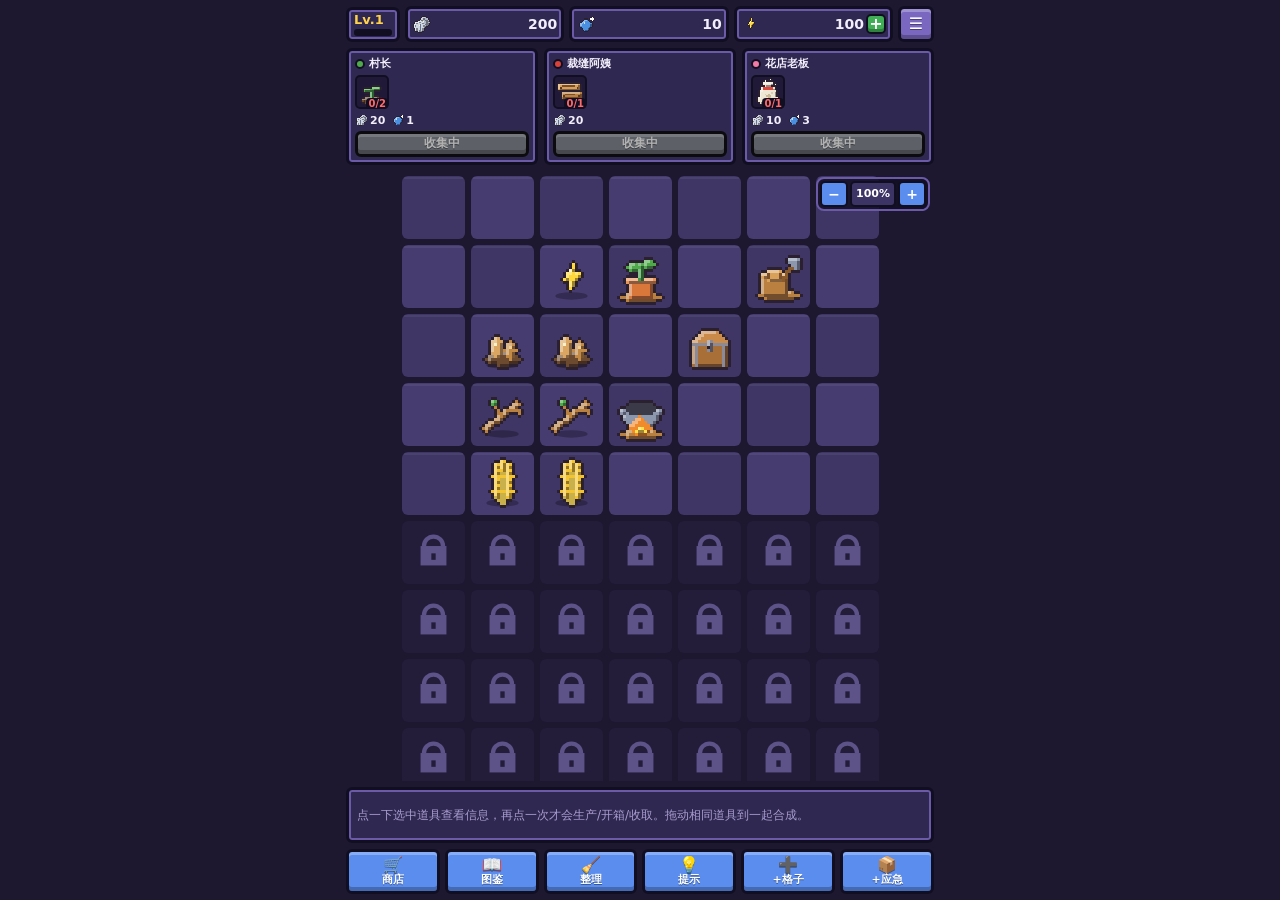
<file: index.html>
<!doctype html>
<html lang="zh-CN">
<head>
<meta charset="utf-8">
<meta name="viewport" content="width=device-width,initial-scale=1,maximum-scale=1,user-scalable=no,viewport-fit=cover">
<meta name="theme-color" content="#1d1830">
<meta name="apple-mobile-web-app-capable" content="yes">
<title>像素合成工坊</title>
<style>:root{--bg:#1d1830;--p1:#2f2850;--p2:#3d3466;--ln:#120e22;--hi:#6a5aa8;--tx:#f3eefc;--mut:#a89ccf;--gold:#ffd24a;--ok:#5bd66a;--bad:#ff6a6a}
*{box-sizing:border-box;-webkit-tap-highlight-color:transparent;-webkit-user-select:none;user-select:none}
html,body{height:100%;margin:0;background:var(--bg);overflow:hidden;overscroll-behavior:none}
body{font-family:"Microsoft YaHei","PingFang SC","Noto Sans SC",system-ui,sans-serif;color:var(--tx);font-size:14px}
button{font-family:inherit;color:inherit;cursor:pointer}
#app{max-width:560px;height:100vh;height:100dvh;margin:0 auto;display:flex;flex-direction:column;gap:6px;padding:max(6px,env(safe-area-inset-top)) 6px max(6px,env(safe-area-inset-bottom))}
.panel{background:var(--p1);border:3px solid var(--ln);box-shadow:inset 0 0 0 2px var(--hi);border-radius:6px}
.btn{background:#5b8def;border:3px solid var(--ln);box-shadow:inset 0 -4px 0 rgba(0,0,0,.25),inset 0 3px 0 rgba(255,255,255,.28);color:#fff;font-weight:800;border-radius:6px;padding:4px 8px;font-size:13px;line-height:1.15;text-shadow:0 1px 0 rgba(0,0,0,.4)}
.btn:active{transform:translateY(2px);filter:brightness(.92)}
.btn.sq{width:36px;height:36px;padding:0;font-size:16px;background:#7a68c0}
.btn.green{background:#3fae54}.btn.gold{background:#e0a020}.btn.red{background:#d84a4a}.btn[disabled]{filter:grayscale(.9) brightness(.7);pointer-events:none}
#top{display:flex;gap:5px;align-items:center}
#lvbox{padding:3px 5px;min-width:54px;display:flex;flex-direction:column;gap:3px}
#lvbox b{font-size:13px;color:var(--gold);line-height:1}
.xpbar{height:7px;background:#120e22;border-radius:3px;overflow:hidden}.xpbar i{display:block;height:100%;width:0;background:linear-gradient(#8cf08c,#3fae54)}
.res{display:flex;align-items:center;gap:2px;padding:2px 4px;flex:1;min-width:0;height:36px;font-size:14px}
.res b{flex:1;text-align:right;overflow:hidden;text-overflow:ellipsis}
.ic canvas{width:20px;height:20px;image-rendering:pixelated;display:block}
.plus{width:20px;height:20px;flex:none;border-radius:5px;border:2px solid var(--ln);background:#3fae54;color:#fff;font-weight:900;padding:0;font-size:16px;line-height:1;box-shadow:inset 0 -3px 0 rgba(0,0,0,.25)}
.plus:active{transform:translateY(1px)}
#rEn.warn{animation:warn .5s 3}@keyframes warn{50%{background:#8a2a3a}}
#orders{display:flex;gap:6px;overflow-x:auto;padding-bottom:2px;scrollbar-width:none;flex:none}
#orders::-webkit-scrollbar{display:none}
.ord{flex:1 0 128px;max-width:200px;padding:5px 6px;display:flex;flex-direction:column;gap:4px;position:relative}
.ord .nm{font-size:11px;font-weight:800;display:flex;align-items:center;gap:4px;white-space:nowrap}
.ord .nm i{width:10px;height:10px;border-radius:50%;border:2px solid var(--ln);display:inline-block}
.reqs{display:flex;gap:3px;flex-wrap:wrap}
.req{position:relative;width:34px;height:34px;background:#201a38;border:2px solid var(--ln);border-radius:5px}
.req canvas{width:100%;height:100%;image-rendering:pixelated}
.req.ok{border-color:var(--ok)}
.req em{position:absolute;right:-1px;bottom:-2px;font-size:10px;font-style:normal;font-weight:900;background:#120e22;border-radius:4px;padding:0 2px;color:var(--bad)}
.req.ok em{color:var(--ok)}
.rew{display:flex;gap:6px;font-size:11px;font-weight:800;align-items:center;flex-wrap:wrap}
.rew span{display:inline-flex;align-items:center;gap:1px}.rew canvas{width:14px;height:14px;image-rendering:pixelated}
.ord .btn{padding:3px 6px;font-size:12px}
#stageBox{flex:1;min-height:0;position:relative;display:flex}
#stageWrap{flex:1;min-width:0;min-height:0;overflow:auto;display:flex;scrollbar-width:thin}
#stage{margin:0 auto;flex:none}
#zoomPill{position:absolute;right:4px;top:4px;display:flex;gap:2px;background:rgba(18,14,34,.82);border:2px solid var(--hi);border-radius:8px;padding:2px;z-index:5}
#zoomPill button{background:#5b8def;border:2px solid var(--ln);color:#fff;font-weight:900;border-radius:5px;min-width:28px;height:26px;font-size:14px;padding:0 4px}
#zoomPill button:active{filter:brightness(.85)}#zoomPill #zoomVal{background:#3d3466;font-size:11px;min-width:42px}
#stage{position:relative}
#stage canvas{display:block;touch-action:none;image-rendering:pixelated}
#fxc{position:absolute;left:0;top:0;pointer-events:none}
#bar{display:flex;flex-direction:column;gap:6px;flex:none}
#info{display:flex;align-items:center;gap:8px;padding:5px 8px;min-height:56px}
#info .pic canvas{width:44px;height:44px;image-rendering:pixelated;display:block;background:#201a38;border:2px solid var(--ln);border-radius:5px}
#info .tx{flex:1;min-width:0;font-size:12px;line-height:1.35}
#info .tx b{font-size:14px;color:var(--gold)}
#info .tx span{color:var(--mut)}
#info .empty{color:var(--mut);font-size:12px;line-height:1.5}
#btns{display:flex;gap:5px}
#btns .btn{flex:1;display:flex;flex-direction:column;align-items:center;padding:4px 0;font-size:11px}
#btns .btn i{font-style:normal;font-size:16px}
#toasts{position:fixed;left:0;right:0;top:12%;display:flex;flex-direction:column;align-items:center;gap:6px;pointer-events:none;z-index:50}
.toast{background:rgba(18,14,34,.92);border:3px solid var(--hi);padding:7px 14px;border-radius:8px;font-weight:800;font-size:14px;animation:tin .25s,tout .4s 1.9s forwards;max-width:90vw;text-align:center}
.toast.big{border-color:var(--gold);color:var(--gold);font-size:20px;padding:12px 22px}
@keyframes tin{from{transform:translateY(-14px) scale(.9);opacity:0}}@keyframes tout{to{opacity:0;transform:translateY(-10px)}}
#modal{position:fixed;inset:0;background:rgba(10,6,22,.7);display:flex;align-items:center;justify-content:center;z-index:40;padding:10px}
#modal.hidden{display:none}
.mbox{width:100%;max-width:520px;max-height:88vh;max-height:88dvh;display:flex;flex-direction:column;background:#2a2346}
.mhead{display:flex;justify-content:space-between;align-items:center;padding:8px 10px;font-size:16px}
#mbody{overflow:auto;padding:4px 10px 12px;-webkit-overflow-scrolling:touch}
.sec{margin:10px 0 6px;color:var(--gold);font-weight:800;font-size:13px}
.grid{display:grid;grid-template-columns:repeat(auto-fill,minmax(82px,1fr));gap:6px}
.card{background:#201a38;border:3px solid var(--ln);border-radius:6px;padding:4px;display:flex;flex-direction:column;align-items:center;gap:2px;font-size:11px;text-align:center;position:relative}
.card canvas{width:48px;height:48px;image-rendering:pixelated}
.card.lock canvas{filter:brightness(0);opacity:.35}
.card .pr{font-weight:800;color:var(--gold);display:flex;gap:2px;align-items:center}.card .pr canvas{width:14px;height:14px}
.card .btn{font-size:11px;padding:2px 6px;margin-top:2px}
.dexrow{display:flex;gap:4px;flex-wrap:wrap;margin-bottom:6px}
.dexrow .card{width:62px;padding:3px 2px}.dexrow .card canvas{width:40px;height:40px}
.row{display:flex;justify-content:space-between;align-items:center;gap:8px;padding:8px 0;border-bottom:2px solid #3a3160}
.tg{width:46px;height:26px;border-radius:13px;background:#4a406e;border:3px solid var(--ln);position:relative}
.tg::after{content:"";position:absolute;top:2px;left:2px;width:16px;height:16px;border-radius:50%;background:#fff;transition:.15s}
.tg.on{background:#3fae54}.tg.on::after{left:22px}
.hint{color:var(--mut);font-size:12px;line-height:1.5;margin:4px 0}
textarea{width:100%;height:70px;background:#120e22;color:#cfc8ee;border:2px solid var(--hi);border-radius:6px;font-size:11px}
@media (max-width:380px){.btn{font-size:12px}.res{font-size:12px}}
@media (min-width:700px) and (min-height:760px){#app{max-width:600px}}
input[type=range]{width:120px}
</style>
</head>
<body>
<div id="app">
  <header id="top">
    <div id="lvbox" class="panel"><b id="lv">Lv1</b><div class="xpbar"><i id="xpfill"></i></div></div>
    <div class="res panel" id="rCoin"><span class="ic" id="icCoin"></span><b id="coin">0</b></div>
    <div class="res panel" id="rGem"><span class="ic" id="icGem"></span><b id="gem">0</b></div>
    <div class="res panel" id="rEn"><span class="ic" id="icEn"></span><b id="en">0</b><button class="plus" id="enPlus" title="免费加体力">+</button></div>
    <button class="btn sq" id="menuBtn">☰</button>
  </header>
  <section id="orders"></section>
  <main id="stageBox">
    <div id="stageWrap"><div id="stage"><canvas id="board"></canvas><canvas id="fxc"></canvas></div></div>
    <div id="zoomPill"><button id="zoomOut">−</button><button id="zoomVal">100%</button><button id="zoomIn">+</button></div>
  </main>
  <footer id="bar">
    <div id="info" class="panel"></div>
    <div id="btns">
      <button class="btn" id="bShop"><i>🛒</i>商店</button>
      <button class="btn" id="bDex"><i>📖</i>图鉴</button>
      <button class="btn" id="bSort"><i>🧹</i>整理</button>
      <button class="btn" id="bHint"><i>💡</i>提示</button>
      <button class="btn" id="bRow"><i>➕</i>+格子</button>
      <button class="btn" id="bSlot"><i>📦</i>+应急</button>
    </div>
  </footer>
</div>
<div id="toasts"></div>
<div id="modal" class="hidden"><div class="mbox panel"><div class="mhead"><b id="mtitle"></b><button class="btn sq" id="mclose">✕</button></div><div id="mbody"></div></div></div>
<script>(()=>{var ms=Object.defineProperty;var ce=(t,e)=>{for(var o in e)ms(t,o,{get:e[o],enumerable:!0})};var ys="#2a2030",an=t=>{t=t.replace("#",""),t.length===3&&(t=[...t].map(o=>o+o).join(""));let e=parseInt(t,16);return[e>>16,e>>8&255,e&255]},ws=t=>"#"+t.map(e=>Math.max(0,Math.min(255,Math.round(e))).toString(16).padStart(2,"0")).join(""),W=(t,e,o)=>{let n=an(t),s=an(e);return ws(n.map((r,a)=>r+(s[a]-r)*o))},ks=t=>W(t,"#ffffff",.38),bs=t=>W(W(t,"#000000",.34),"#301848",.12),fo=class{constructor(){this.px=new Array(256).fill(null)}shape(e,o,n=!0){let s=new Uint8Array(256);for(let f=0;f<16;f++)for(let d=0;d<16;d++)e(d+.5,f+.5)&&(s[f*16+d]=1);let r=(f,d)=>f<0||d<0||f>=16||d>=16?0:s[d*16+f],a=ks(o),c=bs(o);for(let f=0;f<16;f++)for(let d=0;d<16;d++){if(!s[f*16+d])continue;let i=o;if(n){let x=!r(d-1,f)||!r(d,f-1),p=!r(d+1,f)||!r(d,f+1);x&&!p?i=a:p&&!x?i=c:!x&&!p&&!r(d-1,f-1)&&(i=a)}this.px[f*16+d]=i}return this}ell(e,o,n,s,r,a){return this.shape((c,f)=>((c-e)/n)**2+((f-o)/s)**2<=1,r,a)}rect(e,o,n,s,r,a){return this.shape((c,f)=>c>=e&&c<e+n&&f>=o&&f<o+s,r,a)}ring(e,o,n,s,r,a,c){return c=c!=null?c:n,this.shape((f,d)=>{let i=Math.hypot(f-e,(d-o)*n/c);return i<=n&&i>=n-s},r,a)}poly(e,o,n){return this.shape((s,r)=>{let a=!1;for(let c=0,f=e.length-1;c<e.length;f=c++){let[d,i]=e[c],[x,p]=e[f];i>r!=p>r&&s<(x-d)*(r-i)/(p-i)+d&&(a=!a)}return a},o,n)}line(e,o,n,s,r,a,c){let f=n-e,d=s-o,i=f*f+d*d||1;return this.shape((x,p)=>{let h=Math.max(0,Math.min(1,((x-e)*f+(p-o)*d)/i));return Math.hypot(x-(e+f*h),p-(o+d*h))<=r/2},a,c)}dot(e,o,n){return e>=0&&o>=0&&e<16&&o<16&&(this.px[(o|0)*16+(e|0)]=n),this}dots(e,o){for(let[n,s]of e)this.dot(n,s,o);return this}hline(e,o,n,s){for(let r=0;r<n;r++)this.dot(e+r,o,s);return this}vline(e,o,n,s){for(let r=0;r<n;r++)this.dot(e,o+r,s);return this}star(e,o,n){return this.dots([[e,o],[e-1,o],[e+1,o],[e,o-1],[e,o+1]],n)}render(){let e=document.createElement("canvas");e.width=e.height=18;let o=e.getContext("2d"),n=(s,r)=>s>=0&&r>=0&&s<16&&r<16&&this.px[r*16+s];o.fillStyle=ys;for(let s=-1;s<=16;s++)for(let r=-1;r<=16;r++)n(r,s)||(n(r-1,s)||n(r+1,s)||n(r,s-1)||n(r,s+1))&&o.fillRect(r+1,s+1,1,1);for(let s=0;s<16;s++)for(let r=0;r<16;r++){let a=this.px[s*16+r];a&&(o.fillStyle=a,o.fillRect(r+1,s+1,1,1))}return e}},l={wood:"#b9803f",woodL:"#d9a05a",woodD:"#7a4e28",leaf:"#4faa4a",leafD:"#2f7a3a",stem:"#3f9a45",gold:"#f4c430",goldD:"#c98a1a",silver:"#cfd6e4",iron:"#8c97ad",copper:"#d9772e",stone:"#8d8f9c",red:"#e0463c",pink:"#f27aa6",blue:"#4a8fe0",cyan:"#5fd0e8",green:"#4cc060",purple:"#9a5ad8",white:"#f7f4ef",cream:"#f3dcb0",brown:"#8a5a2b",bread:"#d99a4a",glass:"#bfe6f2",yellow:"#ffe14a",orange:"#f08a2a",black:"#2a2030"},gs=[t=>{t.ell(8,12.5,6,2.2,"#6b4a2f"),t.ell(6,8.5,2.2,3.2,"#d9a560"),t.ell(10.5,9.5,2,3,"#c28a45"),t.dot(5,7,"#fff0c8"),t.dot(10,8,"#f0cf90")},t=>{t.ell(8,13,6,2,"#6b4a2f"),t.line(8,13,8,7,1.6,l.stem),t.ell(5.5,7,2.6,1.4,l.leaf),t.ell(10.5,6,2.6,1.4,l.leaf)},t=>{t.ell(8,14,5,1.6,"#6b4a2f"),t.line(8,14,8,4,2,l.stem),t.ell(4.5,9,3.2,1.8,l.leaf),t.ell(11.5,7,3.2,1.8,l.leaf),t.ell(5.5,4.5,2.6,1.5,l.leaf),t.ell(10.8,3.6,2.4,1.4,l.leaf)},t=>{t.line(8,9,10,15,1.4,l.stem);for(let[e,o]of[[5.5,5.5],[10.5,5.5],[5.5,10],[10.5,10]])t.ell(e,o,3.2,3.2,l.leaf);t.dots([[5,5],[10,5],[5,9],[10,9]],l.leafD),t.dot(7,7,l.white)},t=>{t.line(8,9,8,15,1.4,l.stem),t.ell(11.5,12.5,2.8,1.3,l.leaf);for(let e=0;e<8;e++){let o=e*Math.PI/4;t.ell(8+Math.cos(o)*3.8,6+Math.sin(o)*3.8,1.9,1.9,l.white)}t.ell(8,6,2.4,2.4,l.yellow)},t=>{t.line(8,8,8,15,1.6,l.stem),t.ell(5,12.5,2.6,1.3,l.leaf),t.ell(11.5,11,2.6,1.3,l.leaf),t.poly([[3.5,1.5],[6,4],[8,1.5],[10,4],[12.5,1.5],[12.5,7],[8,10.5],[3.5,7]],l.red),t.line(8,3,8,9,1,"#f27a70",!1)},t=>{t.line(8,10,8,15,1.6,l.stem),t.ell(4.8,12.5,2.4,1.3,l.leaf),t.ell(11.4,12,2.4,1.3,l.leaf),t.ell(8,6,5,4.8,"#d8323a"),t.ring(8,6,3.2,1,"#a01828",!1),t.ring(8,6,1.4,1,"#a01828",!1),t.dot(5,4,"#ff8a8a")},t=>{t.line(8,9,8,15,2,l.stem),t.ell(4.5,13,2.8,1.4,l.leaf),t.ell(11.5,12,2.8,1.4,l.leaf);for(let e=0;e<12;e++){let o=e*Math.PI/6;t.ell(8+Math.cos(o)*4.8,6+Math.sin(o)*4.8,1.8,1.8,l.yellow)}t.ell(8,6,3.4,3.4,"#7a4a22"),t.dots([[7,5],[9,5],[8,7],[6,7],[10,7]],"#4a2a14")},t=>{for(let e of[5,8,11])t.line(8,12,e,6,1,l.stem,!1);t.poly([[3.5,8],[12.5,8],[9.5,15],[6.5,15]],"#f0b8d8"),t.ell(5,5,2.8,2.8,l.red),t.ell(8,3.5,2.8,2.8,l.yellow),t.ell(11,5,2.8,2.8,l.pink),t.ell(8,7,2,2,l.white),t.dot(8,11,l.red),t.dot(7,11,l.red),t.dot(9,11,l.red)},t=>{t.ring(8,9,6.3,1.4,l.woodD,!1,7.5),t.ell(5,8,2.8,2.8,l.red),t.ell(8,5.5,3,3,l.yellow),t.ell(11,8,2.8,2.8,l.pink),t.ell(8,8.5,2.4,2.4,l.white),t.dots([[3,7],[13,6],[6,3]],l.leaf),t.poly([[2,10],[14,10],[13,15],[3,15]],l.wood),t.hline(3,12,10,l.woodD),t.vline(6,10,5,l.woodD),t.vline(10,10,5,l.woodD),t.hline(2,10,12,l.woodL)}],vs=[t=>{t.line(2.5,12.5,12.5,4.5,2,l.wood),t.line(7.5,8.5,5.5,5,1.2,l.wood),t.line(10,6.5,13.5,7,1.2,l.wood),t.ell(5,4,1.6,1.2,l.leaf),t.dot(4,11,l.woodD)},t=>{t.rect(2,4.5,10,8,l.wood),t.ell(12,8.5,2.8,4,l.woodL),t.ring(12,8.5,1.6,.9,l.woodD,!1,2.4),t.dot(12,8,l.woodD),t.vline(5,6,5,l.woodD),t.vline(8,5,3,l.woodD)},t=>{t.rect(1,3,13,4,"#d9a05a"),t.rect(3,8,12,4,l.wood),t.hline(3,4,8,l.woodD),t.hline(5,9,6,l.woodD),t.dots([[2,5],[12,5],[4,10],[13,10]],"#5a3a20")},t=>{t.rect(2,3,12,11,l.wood),t.rect(2,3,12,2,l.woodD,!1),t.rect(2,12,12,2,l.woodD,!1),t.rect(2,3,2,11,l.woodD,!1),t.rect(12,3,2,11,l.woodD,!1),t.line(4,5,12,12,1.2,l.woodL,!1),t.line(12,5,4,12,1.2,l.woodL,!1)},t=>{t.rect(2,4,12,3,l.woodL),t.rect(3,7,2,8,l.wood),t.rect(11,7,2,8,l.wood),t.rect(5,9,6,1,l.woodD,!1),t.hline(4,5,8,"#e8b878")},t=>{t.rect(3,1,2,8,l.wood),t.rect(11,1,2,8,l.wood),t.rect(5,2.5,6,1.5,l.woodL),t.rect(5,5.5,6,1.5,l.woodL),t.rect(2.5,8,11,2.5,l.woodL),t.rect(3,10,2,5,l.wood),t.rect(11,10,2,5,l.wood)},t=>{t.rect(1,5,14,3,l.woodL),t.rect(2,8,2,7,l.wood),t.rect(12,8,2,7,l.wood),t.rect(4,8,8,1.5,l.woodD),t.ell(8,3.5,2,2.2,l.pink),t.rect(7,4.5,2,1,l.leaf),t.hline(2,6,12,"#e8b878")},t=>{t.rect(2,1,12,2,l.woodL),t.rect(3,3,10,12,l.woodD),t.rect(4,4,4,10,l.wood),t.rect(8,4,4,10,l.wood),t.vline(8,4,10,l.woodD),t.dots([[7,9],[9,9]],l.gold),t.rect(2,14.5,12,1,"#5a3a20")},t=>{t.rect(2,7,12,8,l.wood),t.poly([[.5,8],[8,1],[15.5,8]],"#d8423a"),t.rect(11,2,2,4,l.stone),t.rect(6,10,4,5,l.woodD),t.rect(10.5,9,3,3,"#bfe6f2"),t.dot(12,9,"#fff"),t.dot(9,12,l.gold),t.hline(3,9,5,l.woodL)}],Ie=(t,e)=>{t.poly([[4,4.5],[12,4.5],[14,8],[2,8]],W(e,"#fff",.3)),t.poly([[2,8.5],[14,8.5],[15,13],[1,13]],e),t.hline(4,6,3,"#ffffff"),t.dot(4,10,W(e,"#fff",.5))},Ds=[t=>{t.ell(6,10,4.5,3.8,l.stone),t.ell(11.5,11.5,3.5,3,W(l.stone,"#000",.15)),t.ell(9,6,3.4,2.8,W(l.stone,"#fff",.2))},t=>{t.ell(8,9,6.5,5.5,l.stone),t.dots([[5,7],[6,8],[10,6],[11,7],[9,11],[10,12],[6,11],[8,9]],l.copper),t.dots([[5,6],[10,5]],"#f5b070")},t=>Ie(t,l.copper),t=>Ie(t,l.iron),t=>Ie(t,"#e8eef8"),t=>Ie(t,l.gold),t=>{t.ring(8,10.5,4.6,2.2,l.gold,!0,4.4),t.poly([[8,1.5],[11.5,5],[8,8.5],[4.5,5]],l.cyan),t.dot(7,3,"#fff"),t.dot(6,5,"#bff")},t=>{t.shape((e,o)=>o>2&&o<10&&Math.abs(Math.hypot((e-8)/5.6,(o-2)/8)-1)<.16,l.gold,!1),t.rect(7,1.5,2,2,l.goldD),t.poly([[8,7.5],[11.2,11],[8,15],[4.8,11]],l.red),t.dot(7,10,"#ffb0b0"),t.dot(6,11,"#ffb0b0")},t=>{t.poly([[2,10],[2,3],[5,7],[8,2],[11,7],[14,3],[14,10]],l.gold),t.rect(2,10,12,4.5,l.gold),t.rect(2,13,12,1.5,l.goldD,!1),t.dots([[2,2],[8,1],[14,2]],"#fff3a0"),t.ell(8,12,1.3,1.3,l.red),t.ell(4.5,12,1,1,l.blue),t.ell(11.5,12,1,1,l.blue),t.dot(7,5,"#fff3a0")}],cn=(t,e,o)=>{t.poly([[4,5.5],[12,5.5],[14,13],[12.5,15],[3.5,15],[2,13]],e),t.poly([[5,2],[11,2],[10,5.5],[6,5.5]],W(e,"#fff",.12)),t.hline(5,5,6,o),t.hline(5,6,6,o)},As=[t=>{t.line(8,15,8,4,1.2,"#c9b04a",!1);for(let e of[3,5.5,8,10.5])t.ell(6,e,1.5,2.2,l.gold),t.ell(10,e,1.5,2.2,l.gold);t.ell(8,2,1.3,2,l.gold),t.line(8,15,5,12,1,"#c9b04a",!1)},t=>{cn(t,"#efe6d4",l.red),t.dots([[6,9],[9,11],[7,12],[10,8]],"#d8cdb8"),t.dots([[6,1],[9,0],[12,3]],"#fff"),t.star(8,10,"#c9b896")},t=>{t.ell(8,9.5,6.5,4.6,l.cream),t.ell(5.5,6.5,3.2,2.6,l.cream),t.ell(10.5,6.5,3,2.4,l.cream),t.dots([[5,11],[9,12],[11,10]],"#d8bd8a")},t=>{t.ell(8,9.5,7,4.8,"#d99a4a"),t.ell(8,8,5.5,2.8,"#e8b060");for(let e of[4.5,7.5,10.5])t.line(e,6,e+1.6,9,1,"#9a5a22",!1)},t=>{for(let[e,o,n,s]of[[2.8,11,1.9,2.4],[5.6,8.5,2.5,3],[8,7,3,3.6],[10.4,8.5,2.5,3],[13.2,11,1.9,2.4]])t.ell(e,o,n,s,"#e8a850");t.dots([[5,7],[7,5],[9,5],[11,7]],"#a8602a"),t.dots([[6,10],[10,10],[8,9]],"#a8602a")},t=>{t.ell(8,8.5,6.5,6.5,"#e0b070"),t.dots([[5,5],[10,4],[11,9],[6,10],[8,7],[4,9],[9,12]],"#4a2a1a"),t.dots([[5,6],[10,5]],"#4a2a1a"),t.hline(4,3,2,"#f4d090")},t=>{t.poly([[2,9],[14,9],[12,14.5],[4,14.5]],"#c8cfdc"),t.ell(8,8,7,4,"#e0a050"),t.ell(8,7,4,1.8,l.red),t.shape((e,o)=>o>4&&o<10&&Math.floor(e+o)%3===0,"#c07830",!1),t.dot(3,8,"#f4d090")},t=>{t.rect(2,8,12,6.5,"#f6d8e0"),t.ell(8,8,6.5,2,l.white),t.dots([[4,10],[7,12],[11,10],[12,12]],l.pink),t.ell(8,4.5,2,2,l.red),t.dot(7,4,"#fff"),t.line(8,2.6,9.5,1,1,l.leafD,!1),t.hline(2,14,12,"#d8a8b8")},t=>{t.rect(1,11,14,4,"#f27aa6"),t.rect(3,7,10,4.5,"#f6e6c8"),t.rect(5,3.5,6,4,"#f27aa6"),t.hline(2,11,12,l.white),t.hline(4,7,8,l.white),t.hline(5,3,6,l.white),t.dots([[3,13],[7,13],[11,13],[5,9],[9,9]],l.white),t.ell(8,2,1.6,1.6,l.red)},t=>{t.rect(2,9,12,6,"#f27aa6"),t.rect(4,5,8,4.5,"#f6e6c8"),t.hline(2,9,12,l.white),t.hline(4,5,8,l.white),t.dots([[4,12],[8,12],[12,12],[6,7],[10,7]],l.yellow);for(let e of[5.5,8,10.5])t.vline(e|0,2,3,"#5aa8e8"),t.dot(e|0,1,"#ffd040"),t.dot(e|0,0,"#ff9a2a");t.star(2,4,"#fff3a0"),t.star(14,6,"#fff3a0")}],_t=(t,e,o)=>{if(t.ell(8,10,5.5,5,"#cfe8f2"),t.rect(6,3,4,4,"#cfe8f2"),t.rect(5.5,1,5,2.5,"#9a6a35"),e)if(Array.isArray(e)){let n=e;t.shape((s,r)=>r>8&&((s-8)/4.3)**2+((r-10)/3.7)**2<=1&&r<15,n[0],!0),t.shape((s,r)=>r>8&&r<11.5&&((s-8)/4.3)**2+((r-10)/3.7)**2<=1,n[1],!1),t.shape((s,r)=>r>11&&((s-8)/4.3)**2+((r-10)/3.7)**2<=1,n[2],!1)}else t.shape((n,s)=>s>8&&((n-8)/4.3)**2+((s-10)/3.7)**2<=1,e,!0);t.dot(5,8,"#ffffff"),t.dot(5,9,"#ffffff"),o&&(t.star(13,4,"#fff3a0"),t.dot(2,6,"#fff3a0"))},Ss=[t=>{t.poly([[8,1.5],[12,9],[12.5,11.5],[8,15],[3.5,11.5],[4,9]],"#5ab0f0"),t.ell(8,11,4.4,3.8,"#5ab0f0"),t.dots([[6,9],[6,10]],"#ffffff")},t=>_t(t,null),t=>_t(t,l.green),t=>_t(t,l.blue),t=>_t(t,l.red),t=>_t(t,l.purple,!0),t=>_t(t,"#ffd040",!0),t=>_t(t,["#e0463c","#4cc060","#4a8fe0"],!0)],Ns=[t=>{for(let[e,o,n]of[[5,8.5,3.4],[9.5,7,3.8],[12,9.5,2.8],[7.5,10.5,3.8],[4,11.5,2.4]])t.ell(e,o,n,n,"#f7f4ee");t.dots([[6,12],[10,11],[11,7]],"#d8d2c4")},t=>{t.ell(8,8.5,6,6,l.red),t.shape((e,o)=>Math.abs(((e-8)*.8+(o-8.5))%3)<.5&&(e-8)**2+(o-8.5)**2<30,"#a82a30",!1),t.line(12,12,15,14,1,l.red,!1),t.dot(5,5,"#ff9a90")},t=>{t.rect(4,2.5,10,11,"#5a8ae0"),t.ell(4.5,8,3,5.5,"#8ab0f0"),t.ring(4.5,8,2,.9,"#3a5aa0",!1,3.6),t.hline(6,5,7,"#8ab0f0"),t.hline(6,8,7,"#8ab0f0"),t.hline(6,11,7,"#8ab0f0")},t=>{t.ell(8.5,7.5,4.2,5.5,l.red),t.ell(4.5,9,1.9,2.4,l.red),t.rect(4.5,11,8,3.6,"#f7f4ee"),t.vline(6,11,4,"#d8d2c4"),t.vline(8,11,4,"#d8d2c4"),t.vline(10,11,4,"#d8d2c4"),t.dots([[8,5],[9,7],[8,9]],"#ffd0cc")},t=>{t.rect(1.5,3,13,4.5,"#d8423a"),t.rect(9,7.5,4.5,7,"#d8423a"),t.vline(3,3,5,"#f7f4ee"),t.vline(6,3,5,"#f7f4ee"),t.vline(9,3,5,"#f7f4ee"),t.vline(12,3,5,"#f7f4ee"),t.hline(9,10,5,"#f7f4ee"),t.dots([[9,15],[11,15],[13,15]],l.red)},t=>{t.ell(8,9,6,5.8,"#4a8fe0"),t.rect(2,10,12,4.5,"#8ab0f0"),t.vline(4,10,5,"#4a7ac0"),t.vline(6,10,5,"#4a7ac0"),t.vline(8,10,5,"#4a7ac0"),t.vline(10,10,5,"#4a7ac0"),t.vline(12,10,5,"#4a7ac0"),t.ell(8,3,2.6,2.6,"#f7f4ee")},t=>{t.rect(1,4,3,7,"#4cc0a0"),t.rect(12,4,3,7,"#4cc0a0"),t.rect(4,2.5,8,12,"#4cc0a0"),t.poly([[6,2.5],[10,2.5],[8,5]],"#2a8a70"),t.hline(4,9,8,"#f7f4ee"),t.hline(4,11,8,"#f7f4ee"),t.hline(1,8,3,"#f7f4ee"),t.hline(12,8,3,"#f7f4ee"),t.dot(7,6,"#fff")},t=>{t.rect(5,1.5,6,5,"#9a5ad8"),t.poly([[5,6],[11,6],[15,15],[1,15]],"#9a5ad8"),t.hline(5,6,6,l.gold),t.hline(6,3,4,"#c898f0"),t.line(2,13,14,13,1,l.gold,!1),t.star(8,10,"#ffe880"),t.dot(4,8,"#ffe880"),t.dot(12,9,"#ffe880")}];var Es=["#b9803f","#c8cfdc","#f4c430","#5fd0e8","#d46ae8"],Rs=[(t,e)=>{t.poly([[3.5,9],[12.5,9],[11.5,15],[4.5,15]],"#d9773a"),t.rect(3,8,10,2,"#e8955a"),t.line(8,8,8,4,1.6,l.stem),t.ell(5.5,4.5,2.6,1.4,l.leaf),t.ell(10.5,3.5,2.6,1.4,l.leaf)},(t,e)=>{t.rect(2,9.5,12,5.5,"#9a6a35"),t.rect(2,9.5,12,1.6,"#d9a05a");for(let[o,n,s]of[[4.5,l.red,4],[8,l.yellow,2.5],[11.5,l.pink,4.5]])t.line(o,9.5,o,s+2,1,l.stem,!1),t.ell(o,s,2.3,2.3,n)},(t,e)=>{t.rect(2,4,2,11,l.woodL),t.rect(12,4,2,11,l.woodL),t.ring(8,5,6,2,l.woodL,!0,5),t.ell(4,7,2,2,l.red),t.ell(12,6,2,2,l.pink),t.ell(8,2.8,2,2,l.red),t.ell(4,11,2,2,l.pink),t.ell(12,11,2,2,l.red),t.rect(1,14,14,1.4,l.leafD)},(t,e)=>{t.poly([[1,7],[8,1],[15,7]],"#9fdcee"),t.rect(2,7,12,8,"#bfe6f2"),t.rect(2,7,12,1,"#7fb8c8",!1),t.vline(8,2,13,"#7fb8c8"),t.hline(2,11,12,"#7fb8c8"),t.rect(2,14,12,1.4,"#6a4a2a"),t.ell(5,12,1.6,1.6,l.red),t.ell(11,12,1.6,1.6,l.yellow),t.ell(8,9.5,1.6,1.6,l.pink),t.dot(4,9,"#fff")}],Fs=[t=>{t.rect(2,8,9,7,l.wood),t.ell(6.5,8,4.5,2,l.woodL),t.ring(6.5,8,2.6,.8,l.woodD,!1,1.2),t.line(9,10,14,2,1.2,"#8a5a2b",!1),t.poly([[11,2.5],[15,2],[14.5,6],[12,5]],l.iron)},t=>{t.line(3,15,6,6,2,l.wood),t.line(13,15,10,6,2,l.wood),t.line(3,11,13,11,1.4,l.woodD,!1),t.ell(8,6.5,6,2.6,l.woodL),t.ring(8,6.5,2,.8,l.woodD,!1,1),t.rect(1,8,4,2.5,"#d9a05a")},t=>{t.rect(1,12,14,3,l.woodD),t.rect(2,8,12,4,l.wood),t.ring(8,5,4.5,2,l.iron,!0),t.ell(8,5,1.4,1.4,l.stone),t.rect(2.5,9.5,11,1,l.woodL,!1),t.dots([[8,.5],[3,6],[13,6]],l.silver)},t=>{t.rect(1,7,14,8,l.wood),t.poly([[0,8],[8,1],[16,8]],"#2f7a3a"),t.rect(10,2,3,5,l.stone),t.rect(5,10,6,5,l.woodD),t.ring(8,4.5,2,.9,l.silver,!1),t.dot(3,10,l.woodL),t.hline(2,8,12,l.woodL)}],Cs=[t=>{t.ell(7,12,6,3.5,l.stone),t.ell(5,9,3.4,3,"#a8aab8"),t.ell(10,10,3,2.6,"#7a7c88"),t.line(9,5,14,12,1.2,l.wood,!1),t.poly([[5,2],[12,3],[12,4.5],[6,4.5]],l.iron)},t=>{t.poly([[2,5],[14,5],[12,12],[4,12]],l.iron),t.rect(2,4,12,2,"#a8b2c8"),t.ell(5,14,1.8,1.8,l.black),t.ell(11,14,1.8,1.8,l.black),t.ell(5,14,.8,.8,l.silver,!1),t.ell(11,14,.8,.8,l.silver,!1),t.ell(6,3.5,2.4,1.8,l.stone),t.ell(10,3,2,1.6,l.copper)},t=>{t.poly([[2,5],[14,5],[12,12],[4,12]],l.iron),t.rect(2,4,12,2,"#a8b2c8"),t.ell(5,14,1.8,1.8,l.black),t.ell(11,14,1.8,1.8,l.black),t.ell(5,3.5,2.2,2.2,l.gold),t.ell(8.5,2,2.4,2.4,l.cyan),t.ell(11.5,3.5,2,2,l.red),t.dot(4,3,"#fff3a0")},t=>{t.poly([[0,15],[3,4],[8,.5],[13,4],[16,15]],l.stone),t.shape((e,o)=>o>6&&((e-8)/4.2)**2+((o-15)/8.5)**2<=1,l.black,!1),t.rect(3.5,6,1.6,9,l.woodD),t.rect(11,6,1.6,9,l.woodD),t.rect(3.5,5.5,9,1.6,l.woodD),t.dots([[7,11],[9,9],[10,12]],l.gold)}],Os=[t=>{t.ell(8,8,6.5,4.5,l.iron),t.ell(8,6,5,2.2,"#3a3a48",!1),t.rect(1,6,2,2,l.iron),t.rect(13,6,2,2,l.iron),t.poly([[4,12],[8,8],[12,12],[10,15],[6,15]],l.orange),t.poly([[6,14],[8,11],[10,14]],l.yellow)},t=>{t.rect(2,4,12,11,"#a85a3a"),t.rect(2,3,12,2,"#7a3a28"),t.shape((e,o)=>o>8&&((e-8)/3.4)**2+((o-15)/5)**2<=1,l.black,!1),t.poly([[6.5,14.5],[8,11],[9.5,14.5]],l.orange),t.dots([[4,6],[12,6]],l.silver),t.rect(6,1,4,2.5,l.stone)},t=>{t.rect(1,6,14,9,l.silver),t.rect(1,5,14,2,"#e8eef8"),t.ring(5,4,2,.8,l.black,!1),t.ring(11,4,2,.8,l.black,!1),t.rect(3,9,10,5,"#3a3a48"),t.rect(4,10,8,3,"#ffd070"),t.rect(4,10,8,1,"#ffe8a0",!1),t.dots([[4,7],[8,7],[12,7]],l.red)},t=>{t.rect(2,7,12,8,"#f6e6c8"),t.poly([[.5,7.5],[15.5,7.5],[14,3],[2,3]],"#d8423a"),t.vline(4,3,4,l.white),t.vline(8,3,4,l.white),t.vline(12,3,4,l.white),t.rect(4,9,5,6,l.woodD),t.rect(10,9,3,3,"#bfe6f2"),t.ell(11.5,13.5,1.4,1.1,l.pink),t.star(8,1,"#ffd040")}],Ls=[t=>{t.line(3,15,8,9,1.2,l.woodD,!1),t.line(13,15,8,9,1.2,l.woodD,!1),t.ell(8,8,4.6,4.6,"#cfe8f2"),t.rect(6.5,1.5,3,4,"#cfe8f2"),t.shape((e,o)=>o>8&&((e-8)/3.8)**2+((o-8)/3.8)**2<=1,l.green,!0),t.dots([[6,6],[6,7]],"#fff")},t=>{t.ell(8,11,5.5,4.3,"#cfe8f2"),t.rect(5.5,3,5,5,"#cfe8f2"),t.ring(8,3,2,.8,"#cfe8f2",!1),t.shape((e,o)=>o>10&&((e-8)/4.5)**2+((o-11)/3.4)**2<=1,l.purple,!0),t.rect(2,14,12,1.5,l.woodD),t.dots([[5,7],[5,9]],"#fff"),t.dot(11,2,l.purple)},t=>{t.ell(8,8.5,6.5,5.5,"#4a4a5e"),t.ell(8,4.5,6,2,"#2a2a38",!1),t.ell(8,4.5,4.8,1.3,l.green,!1),t.line(3,14.5,5,12,1.4,l.woodD,!1),t.line(13,14.5,11,12,1.4,l.woodD,!1),t.ell(6,1.8,1.6,1.6,"#9aff9a"),t.ell(10.5,2.2,1.2,1.2,"#9aff9a"),t.dot(4,8,"#7a7a92")},t=>{t.rect(1,9,14,6,"#5a3a7a"),t.rect(1,8,14,2,"#8a5ab0"),t.ell(4,5,2.8,3,"#cfe8f2"),t.shape((e,o)=>o>5&&((e-4)/2.6)**2+((o-5)/2.8)**2<=1,l.red),t.rect(7,1,3,8,"#cfe8f2"),t.rect(7,4,3,5,l.cyan),t.ell(12.5,6,2.2,2.6,"#cfe8f2"),t.shape((e,o)=>o>6&&((e-12.5)/2)**2+((o-6)/2.4)**2<=1,l.yellow),t.dots([[4,11],[8,12],[12,11]],l.gold)}],Is=[t=>{t.line(8,2,8,14,2,l.woodL),t.poly([[6,5],[10,5],[12,10],[4,10]],l.red),t.ell(8,12,3,2,l.woodD),t.line(8,2,8,14,.6,"#fff",!1),t.dot(12,12,l.red),t.dot(13,13,l.red)},t=>{t.ring(8,8,6,1.6,l.woodL,!0),t.dots([[8,8]],l.woodD),t.ell(8,8,1.6,1.6,l.woodD),t.line(8,8,8,2,.8,l.woodD,!1),t.line(8,8,13,10,.8,l.woodD,!1),t.line(8,8,3,10,.8,l.woodD,!1),t.line(8,14,5,15,1.4,l.woodD,!1),t.line(8,14,12,15,1.4,l.woodD,!1),t.ell(13,14,1.6,1.6,l.red)},t=>{t.rect(1.5,2,2,13,l.wood),t.rect(12.5,2,2,13,l.wood),t.rect(1.5,2,13,2,l.woodL),t.rect(1.5,13,13,2,l.woodL);for(let e of[5,7,9,11])t.vline(e,4,9,"#f7f4ee");t.rect(3.5,8,9,2,l.red),t.rect(3.5,10,9,1,"#f08a8a",!1)},t=>{t.rect(1,6,14,9,"#f6e6c8"),t.poly([[.5,6.5],[15.5,6.5],[14,2.5],[2,2.5]],"#9a5ad8"),t.vline(5,2,4,"#c898f0"),t.vline(8,2,4,"#c898f0"),t.vline(11,2,4,"#c898f0"),t.rect(5,8,6,7,l.woodD),t.line(8,8,8,15,1,l.pink,!1),t.ell(8,8.5,2.2,1.6,l.pink),t.hline(2,8,2,l.red),t.hline(12,8,2,l.red)}];var Xt=(t,e)=>o=>{let n=Math.min(e,3);o.ell(8,14.5,7,1.6,Es[e],!0),t[n](o,e),e===4&&(o.star(2,2,"#fff3a0"),o.star(14,3,"#fff3a0"),o.dot(1,8,"#ffffff")),e>=2&&e<4&&o.dot(2,2,"#fff3a0")},co=(t,e,o,n,s)=>{t.ell(e,o,n,n,s),t.ring(e,o,n-1.2,.8,W(s,"#000",.4),!1),t.dot(e-1,o-1,"#fff8c0")},Ps=[t=>{co(t,8,8.5,5.5,l.copper),t.dots([[8,6],[8,7],[8,8],[8,9],[8,10],[8,11]],"#8a4a1a")},t=>{co(t,10,6.5,4.5,"#aeb6c8"),co(t,6,10,5,l.silver),t.dots([[6,8],[6,9],[6,10],[6,11],[6,12]],"#6a7290")},t=>{for(let e of[11,8,5])t.ell(8,e+1,5.5,2.6,l.goldD),t.ell(8,e,5.5,2.6,l.gold),t.hline(5,e,4,"#fff3a0")},t=>{cn(t,"#b8924a",l.red),t.rect(7,8,2,5,l.gold,!1),t.ell(8,10.5,2.8,2.8,l.gold),t.dot(7,9,"#fff8c0"),t.dot(8,4,l.red),t.ell(4,14.5,2.2,1.4,l.gold),t.ell(12.5,14.5,2.2,1.4,l.gold)},t=>{t.poly([[1,8],[15,8],[13,15],[3,15]],"#8a5a2b");for(let[e,o]of[[4,6],[8,4],[12,6],[6,7],[10,7],[8,8]])t.ell(e,o,2.5,2.5,l.gold);t.hline(2,9,12,"#c98a3a"),t.star(14,2,"#fff"),t.star(2,3,"#fff3a0")}];var Bs=[t=>{t.ell(8,9,4.8,4.8,l.blue),t.dots([[6,6],[6,7]],"#bfe0ff"),t.star(13,3,"#fff")},t=>{t.poly([[5,3],[11,3],[14,7],[14,11],[11,14],[5,14],[2,11],[2,7]],"#2fc070"),t.rect(5,5.5,6,6,"#6ae8a0",!1),t.dot(4,5,"#c0ffd8"),t.dot(4,6,"#c0ffd8")},t=>{t.poly([[8,14.5],[1.5,6.5],[4.5,2.5],[11.5,2.5],[14.5,6.5]],"#e0305a"),t.poly([[4.5,2.5],[11.5,2.5],[10,6.5],[6,6.5]],"#ff7a9a",!1),t.dots([[5,4],[6,4]],"#fff")},t=>{t.poly([[8,15],[.5,6],[4,1.5],[12,1.5],[15.5,6]],"#a8e8f8"),t.poly([[4,1.5],[12,1.5],[10.5,6],[5.5,6]],"#e8fcff",!1),t.line(.5,6,15.5,6,.8,"#6ac0e0",!1),t.dots([[5,3],[6,3],[5,4]],"#fff"),t.star(14,2,"#fff")},t=>{t.poly([[8,.5],[11,5],[11,14],[8,15.5],[5,14],[5,5]],"#c84ae8"),t.poly([[4,6],[6,4],[6,14],[3,12]],"#4ac8f0"),t.poly([[12,6],[10,4],[10,14],[13,12]],"#f0a030"),t.dots([[7,3],[7,5]],"#fff"),t.star(2,3,"#fff"),t.star(14,4,"#fff")}];var Ts=[t=>{t.poly([[9.5,2],[4.5,9],[7.5,9],[6.5,14],[11.5,6.5],[8.5,6.5]],"#ffd93a"),t.dot(7,5,"#fff8c0")},t=>{t.ell(8,8,6.5,6.5,"#3a8ae8"),t.poly([[9.5,2.5],[5,9],[7.8,9],[6.8,13.5],[11.2,7],[8.6,7]],"#ffe95a"),t.dot(4,5,"#bfe0ff")},t=>{t.rect(4,3,8,12,"#4cc060"),t.rect(6,1,4,2,"#cfd6e4"),t.rect(4,3,8,2,"#2f9a48",!1),t.poly([[9,5],[6,9.5],[8,9.5],[7,13],[10.5,8],[8.5,8]],"#fff070")},t=>{t.poly([[8,.5],[12.5,5],[11,14],[8,15.5],[5,14],[3.5,5]],"#ffcc20"),t.poly([[8,3],[10.5,6],[8,13],[5.5,6]],"#fff3a0",!1),t.dots([[7,4],[7,5]],"#fff"),t.star(14,3,"#fff"),t.star(2,11,"#fff")},t=>{t.ell(8,8,6.8,6.8,"#7a3ae8"),t.ring(8,8,5.2,1,"#c098ff",!1),t.ring(8,8,3.4,1,"#ffe95a",!1),t.ell(8,8,1.8,1.8,"#fff8c0",!1),t.star(14,2,"#fff"),t.star(2,14,"#fff"),t.dot(3,4,"#fff")}],fe=(t,e,o,n,s)=>{t.rect(2,7,12,8,e),t.shape((r,a)=>a>=3&&a<8&&((r-8)/6)**2+((a-8)/5)**2<=1,n),t.rect(2,7,12,1.4,o,!1),t.rect(7,6,2,4,o),t.dot(7.5,8,l.black),t.vline(3,8,7,o),t.vline(12,8,7,o),s&&(t.star(2,2,"#fff"),t.star(14,3,"#fff"))},js=[t=>fe(t,"#a87038","#8a8a98","#c98a4a"),t=>fe(t,"#9a5a2a",l.copper,"#b8743a"),t=>fe(t,"#6a7a98",l.silver,"#8a9ab8"),t=>fe(t,"#c98a1a",l.gold,"#e8a82a",!0),t=>fe(t,"#4a90c8","#f0a0ff","#6ac0e8",!0)],Yt=t=>t.split(" "),L={flower:{name:"花卉",kind:"item",color:"#f27aa6",levels:Yt("种子 嫩芽 幼苗 四叶草 雏菊 郁金香 红玫瑰 向日葵 花束 花篮"),draw:gs,base:2},wood:{name:"木材",kind:"item",color:"#b9803f",levels:Yt("树枝 原木 木板 木箱 木凳 木椅 木桌 衣柜 小木屋"),draw:vs,base:2},ore:{name:"矿石",kind:"item",color:"#cfd6e4",levels:Yt("碎石 铜矿石 铜锭 铁锭 银锭 金锭 金戒指 宝石项链 皇冠"),draw:Ds,base:3},food:{name:"烘焙",kind:"item",color:"#e8a850",levels:Yt("麦穗 面粉 面团 面包 羊角包 曲奇 苹果派 奶油蛋糕 三层蛋糕 生日蛋糕"),draw:As,base:2},potion:{name:"药剂",kind:"item",color:"#9a5ad8",levels:Yt("露珠 空瓶 青草药剂 蓝色药剂 红色药剂 紫色药剂 金色药剂 彩虹药剂"),draw:Ss,base:3},cloth:{name:"织物",kind:"item",color:"#d8423a",levels:Yt("羊毛 毛线球 布匹 手套 围巾 毛线帽 毛衣 华丽礼服"),draw:Ns,base:3},g_garden:{name:"花园",kind:"gen",out:"flower",color:"#4faa4a",levels:Yt("花盆 花圃 玫瑰拱门 玻璃温室").concat(["魔法花园"]),draw:[0,1,2,3,4].map(t=>Xt(Rs,t))},g_lumber:{name:"林场",kind:"gen",out:"wood",color:"#b9803f",levels:["树桩","锯木架","锯木机","木工坊","皇家木工坊"],draw:[0,1,2,3,4].map(t=>Xt(Fs,t))},g_mine:{name:"矿山",kind:"gen",out:"ore",color:"#8d8f9c",levels:["矿石堆","矿车","宝石矿车","矿洞","黄金矿山"],draw:[0,1,2,3,4].map(t=>Xt(Cs,t))},g_kitchen:{name:"厨房",kind:"gen",out:"food",color:"#e8a850",levels:["炖锅","砖炉","烤箱","面包房","皇家糕点店"],draw:[0,1,2,3,4].map(t=>Xt(Os,t))},g_alchemy:{name:"炼金",kind:"gen",out:"potion",color:"#9a5ad8",levels:["烧瓶架","蒸馏瓶","魔法坩埚","炼金工作台","大炼金室"],draw:[0,1,2,3,4].map(t=>Xt(Ls,t))},g_loom:{name:"织造",kind:"gen",out:"cloth",color:"#d8423a",levels:["纺锤","纺车","织布机","裁缝铺","皇家裁缝坊"],draw:[0,1,2,3,4].map(t=>Xt(Is,t))},coin:{name:"金币",kind:"coin",color:"#f4c430",levels:["铜币","银币","金币堆","钱袋","金币宝藏"],draw:Ps,vals:[5,12,30,80,200]},gem:{name:"宝石",kind:"gem",color:"#5fd0e8",levels:["蓝宝石","祖母绿","红宝石","钻石","虹光水晶"],draw:Bs,vals:[1,2,5,12,30]},energy:{name:"体力",kind:"energy",color:"#ffd93a",levels:["小闪电","电能球","能量电池","能量晶体","能量核心"],draw:Ts,vals:[3,8,20,50,120]},chest:{name:"宝箱",kind:"chest",color:"#c98a1a",levels:["木宝箱","铜宝箱","银宝箱","金宝箱","水晶宝箱"],draw:js}};for(let[t,e]of Object.entries(L))e.id=t,e.max=e.levels.length-1;var rn=new Map;function lo(t,e){let o=t+":"+e,n=rn.get(o);if(!n){let s=new fo;L[t].draw[e](s,e),n=s.render(),rn.set(o,n)}return n}var xo={};ce(xo,{COLS:()=>_s,ENERGY_CAP:()=>Pe,GEN_IDS:()=>le,NPCS:()=>ho,PROD_IDS:()=>fn,REGEN_MS:()=>Be,ROWS:()=>Ys,SLOT_COLS:()=>zs,SLOT_MAX:()=>Js,UNLOCK_LV:()=>Gt,chestLoot:()=>uo,itemValue:()=>he,pick:()=>zt,rnd:()=>lt,rollProductLevel:()=>Te,shopList:()=>po,unlockedProds:()=>ue,weighted:()=>ln,xpNeed:()=>de});var _s=7,Ys=9,zs=7,Js=21,Pe=100,Be=2e4,le=["g_garden","g_lumber","g_mine","g_kitchen","g_alchemy","g_loom"],fn=["flower","wood","ore","food","potion","cloth"],Gt={g_garden:1,g_lumber:1,g_kitchen:1,g_mine:2,g_alchemy:3,g_loom:4},Ks=[0,0,0,1,2],qs=[[70,30],[50,35,15],[30,35,25,10],[18,30,30,17,5],[8,20,30,25,12,5]],lt=t=>Math.floor(Math.random()*t),zt=t=>t[lt(t.length)];function ln(t){let e=t.reduce((n,s)=>n+s,0),o=Math.random()*e;for(let n=0;n<t.length;n++)if((o-=t[n])<0)return n;return t.length-1}function Te(t,e){return Math.min(e,Ks[t]+ln(qs[t]))}function he(t,e){let o=L[t];return o.kind==="item"?Math.round(o.base*2**e):o.kind==="gen"?25*3**e:o.kind==="chest"?30*2**e:1}var de=t=>30+25*(t-1),ho=[["小红","#f27aa6"],["木匠老王","#b9803f"],["矿工大叔","#8d8f9c"],["面包师","#e8a850"],["炼金婆婆","#9a5ad8"],["裁缝阿姨","#d8423a"],["旅行商人","#4a8fe0"],["村长","#4faa4a"],["小镇厨师","#ff9a2a"],["花店老板","#f27aa6"],["骑士","#cfd6e4"],["公主","#d46ae8"]],ue=t=>fn.filter(e=>le.some(o=>L[o].out===e&&Gt[o]<=t));function uo(t,e){let o=2+t+(Math.random()<.3?1:0),n=ue(e),s=[];for(let r=0;r<o;r++){let a=Math.random();if(a<.68){let c=zt(n);s.push([c,Math.min(L[c].max,Math.max(0,t-1+lt(3)))])}else a<.82?s.push(["coin",Math.min(4,t+lt(2))]):a<.92?s.push(["energy",Math.min(4,Math.max(0,t-1+lt(2)))]):s.push(["gem",Math.min(4,Math.max(0,t-1+lt(2)))])}return s}function po(t){let e=[];for(let o of le)e.push({c:o,l:0,cost:{coin:150},need:Gt[o]>t?Gt[o]:0,sec:"生产建筑"});for(let o of ue(t))for(let n=0;n<3;n++)e.push({c:o,l:n,cost:{coin:25*2**n},need:0,sec:"基础材料"});return[1,2,3,6].forEach((o,n)=>e.push({c:"chest",l:n,cost:{gem:o},need:0,sec:"宝箱"})),[1,3,8].forEach((o,n)=>e.push({c:"energy",l:n+1,cost:{gem:o},need:0,sec:"体力道具"})),e}var B=Math.PI*2,z=(t,e=0,o=1)=>t<e?e:t>o?o:t;var je=(t,e,o)=>z((t-e)/(o-e)),hn=(t,e,o)=>{let n=je(o,t,e);return n*n*(3-2*n)};var V={linear:t=>t,inQuad:t=>t*t,outQuad:t=>1-(1-t)*(1-t),inOutQuad:t=>t<.5?2*t*t:1-Math.pow(-2*t+2,2)/2,inCubic:t=>t*t*t,outCubic:t=>1-Math.pow(1-t,3),inOutCubic:t=>t<.5?4*t*t*t:1-Math.pow(-2*t+2,3)/2,inQuart:t=>t*t*t*t,outQuart:t=>1-Math.pow(1-t,4),inExpo:t=>t<=0?0:Math.pow(2,10*t-10),outExpo:t=>t>=1?1:1-Math.pow(2,-10*t),inSine:t=>1-Math.cos(t*Math.PI/2),outSine:t=>Math.sin(t*Math.PI/2),inOutSine:t=>-(Math.cos(Math.PI*t)-1)/2,inBack:(t,e=1.70158)=>t<=0?0:t>=1?1:(e+1)*t*t*t-e*t*t,outBack:(t,e=1.70158)=>t<=0?0:t>=1?1:1+(e+1)*Math.pow(t-1,3)+e*Math.pow(t-1,2),outElastic:t=>t<=0?0:t>=1?1:Math.pow(2,-10*t)*Math.sin((t*10-.75)*(2*Math.PI/3))+1,outBounce:t=>t<1/2.75?7.5625*t*t:t<2/2.75?7.5625*(t-=1.5/2.75)*t+.75:t<2.5/2.75?7.5625*(t-=2.25/2.75)*t+.9375:7.5625*(t-=2.625/2.75)*t+.984375};var $=class{constructor(e=1){this.s=e>>>0||1}next(){let e=this.s=this.s+1831565813>>>0;return e=Math.imul(e^e>>>15,e|1),e^=e+Math.imul(e^e>>>7,e|61),((e^e>>>14)>>>0)/4294967296}range(e,o){return e+(o-e)*this.next()}int(e,o){return Math.floor(this.range(e,o+1))}chance(e){return this.next()<e}sign(){return this.next()<.5?-1:1}pick(e){return e[Math.floor(this.next()*e.length)]}gauss(){return(this.next()+this.next()+this.next()+this.next()-2)*1.732}};var Mo=(t,e,o)=>255<<24|(o&255)<<16|(e&255)<<8|t&255,pe=t=>t&255,xe=t=>t>>>8&255,Me=t=>t>>>16&255;function S(t){if(typeof t=="number")return t;let e=t.replace("#","");e.length===3&&(e=e[0]+e[0]+e[1]+e[1]+e[2]+e[2]);let o=parseInt(e.slice(0,6),16);return Mo(o>>16&255,o>>8&255,o&255)}var dn=t=>"#"+[pe(t),xe(t),Me(t)].map(e=>e.toString(16).padStart(2,"0")).join("");function Et(t,e,o){return o=z(o),Mo(pe(t)+(pe(e)-pe(t))*o,xe(t)+(xe(e)-xe(t))*o,Me(t)+(Me(e)-Me(t))*o)}var q=(t,e)=>Mo(Math.min(255,pe(t)*e),Math.min(255,xe(t)*e),Math.min(255,Me(t)*e));var un=t=>t.map(S);function ht(t,e){return t=t.map(S),t.length===e?t:Array.from({length:e},(o,n)=>t[Math.round(n*(t.length-1)/Math.max(1,e-1))])}var mo={fire:["#1f0b10","#4a1118","#8c1d1c","#cc3a1a","#f2701f","#ffae35","#ffe27a","#fff8d6"],ember:["#1a0a0e","#3d1012","#701a14","#a8301a","#e0561e","#ff8a2a","#ffc46a"],lava:["#14060a","#380a10","#6e1210","#ac2410","#e8501a","#ff8c2a","#ffd25a"],smoke:["#0e0c12","#1d1a22","#2e2a35","#433e4b","#5c5664","#7b7484","#a39cab"],dust:["#1c1610","#33281c","#4f3f2c","#6e5a40","#927a58","#b89f78","#dcc8a2"],ice:["#0c1430","#162c5c","#1f4f94","#2f7fcc","#58b4ec","#9bdcff","#d8f4ff","#ffffff"],water:["#081830","#0e2e5a","#14508c","#1c76bc","#36a2e0","#78ccf4","#c4ecff","#ffffff"],electric:["#0a0f2e","#172a78","#2550d0","#3f8cff","#7cc8ff","#c8f0ff","#ffffff"],volt:["#24160a","#5e3a0c","#a8680f","#e8a218","#ffd23c","#fff08a","#ffffff"],poison:["#0d1a0c","#173a14","#265e18","#3f8a1e","#6cb82a","#a8e04a","#e0ff8a"],holy:["#2a1c08","#5a3e10","#9a6c18","#d8a428","#ffd84a","#fff09a","#fffbe6","#ffffff"],heal:["#08201a","#0f3f2c","#17663e","#24924e","#3ec466","#7ee88a","#c8ffc4","#ffffff"],arcane:["#140a26","#2b1252","#481c88","#6b2cc0","#9a48ec","#c684ff","#ecc8ff","#ffffff"],shadow:["#050308","#0f0a18","#1c1230","#2c1a4a","#432468","#5e3290","#8048b8","#a970e0"],blood:["#14040a","#3a0a14","#6a101c","#a01824","#d42a30","#ff5a50","#ff9a8a"],earth:["#140e0a","#2a1e14","#47321e","#69492a","#8e6638","#b88a52","#dcb47c"],stone:["#0e0e12","#1c1c24","#2c2c38","#42424f","#5c5c6b","#7d7d8c","#a4a4b2","#d0d0da"],gold:["#1e1206","#4a2c08","#86520c","#c48412","#f0b424","#ffe066","#fff6c4","#ffffff"],leaf:["#0c1a0e","#163418","#225224","#357530","#4f9a3a","#7cc048","#b4e070","#e4ffb0"],wood:["#160c06","#2e1a0c","#4a2c14","#6a421e","#8e5c2c","#b47c40","#d8a464"],metal:["#0c0e14","#1c2230","#2e3648","#4a5468","#6e7a90","#9aa6ba","#d0d8e6","#ffffff"],bone:["#1a1814","#3a352c","#5e5648","#8a806c","#b8ad96","#e4dcc8","#fffaf0"],neon:["#1a0516","#3d0a33","#701560","#b0228f","#f53cd1","#ff86e6","#ffd2f6","#ffffff"],cyber:["#041418","#08303a","#0c5260","#108088","#18b4b0","#4ce8d8","#b4fff0","#ffffff"],matrix:["#020a04","#05200c","#0a3c16","#106624","#1a9a34","#3cd650","#a4ffa8","#e8ffe8"],candy:["#ff4a5a","#ff9a2a","#ffe03c","#5ad84a","#3cc8ff","#7a6cff","#f53cd1"],night:["#07060d","#0c0a18","#131026","#1b1734","#241f44","#2f2956"]},or=Object.fromEntries(Object.entries(mo).map(([t,e])=>[t,un(e)])),N=S("#ffffff"),nr=S("#000000"),sr=S("#0b0a10"),ar=S("#f53cd1");var _e=950,mn=[[1,0],[-1,0],[0,1],[0,-1]],pn=[[1,1],[1,-1],[-1,1],[-1,-1]],Vt=["#fff3a6","#ffe26b","#ff8a2a","#f2561d"].map(S),yn=["#ffffff","#fff3a6","#ffe26b","#ffc23d","#ff8a2a","#f2561d","#c9281f","#8a1f17","#4a1712"].map(S),yo=["#7b6f72","#5d5660","#433d48","#2b2630","#1a171e"].map(S),xn=(t,e)=>t[Math.min(t.length-1,Math.max(0,Math.floor(e*t.length)))],E={SPARK:0,MOTE:1,STREAK:2,FLAKE:3,VAPOUR:4,DUST:5,STAR:6,EMBER:7,SMOKE:8,FIRE:9,BRAND:10,GRIT:11},Rt={SMOKES:1,BIG:2,BACK:4},Mn=new Set([E.VAPOUR,E.DUST,E.SMOKE]),bt=class{constructor(e={}){var o,n,s,r,a;this.R=(n=e.rng)!=null?n:new $((o=e.seed)!=null?o:1),this.list=[],this.t=0,this.ground=(s=e.ground)!=null?s:(()=>1/0),this.sparks=((r=e.sparks)!=null?r:Vt).map(S),this.haze=e.haze===void 0?null:S(e.haze),this.onLand=(a=e.onLand)!=null?a:null}spawn(e,o,n,s,r,a,c=N,f=1,d=0,i=0){this.list.push({k:e,x:o,y:n,vx:s,vy:r,life:a,max:a,col:c?S(c):0,size:f,seed:this.R.next()*100,delay:d,flag:i})}get count(){return this.list.length}update(e){var s;this.t+=e;let o=this.R,n=this.t;for(let r=this.list.length-1;r>=0;r--){let a=this.list[r];if(a.delay>0){a.delay-=e;continue}if((a.life-=e)<=0){if(a.k===E.FIRE&&a.flag&Rt.SMOKES){let c=a.flag&Rt.BIG;this.spawn(E.SMOKE,a.x,a.y,a.vx*.6,a.vy*.6-6,c?o.range(1.3,2.3):o.range(.8,1.4),0,a.size*(c?.85:.7),0,c?Rt.BIG:0)}this.list.splice(r,1);continue}switch(a.k){case E.FIRE:a.vy-=95*e,a.vx+=Math.sin(n*17+a.seed)*30*e,a.vx-=a.vx*5*e,a.vy-=a.vy*3.2*e;break;case E.GRIT:{a.vy+=_e*e,a.vx-=a.vx*.8*e;let c=this.ground(a.x),f=a.y+a.vy*e;a.x+=a.vx*e,a.vy>0&&a.y<=c&&f>=c?(a.y=c-.25,a.vy>130&&o.chance(.4)?(a.vy=-a.vy*.25,a.vx=a.vx*.5+o.range(-10,10)):(a.vx=a.vy=0,a.life=Math.min(a.life,.5))):a.y=f;continue}case E.BRAND:{a.vy+=_e*.8*e,a.vx-=a.vx*.9*e,o.chance(.9*Math.min(1,e*60))&&this.spawn(E.FIRE,a.x,a.y,a.vx*.1+o.range(-7,7),a.vy*.1-10,o.range(.16,.32),0,o.range(.9,1.7)*(.5+a.life/a.max*.6),0,o.chance(.4)?Rt.SMOKES:0);let c=this.ground(a.x),f=a.y+a.vy*e;a.x+=a.vx*e,a.vy>0&&a.y<=c&&f>=c?((s=this.onLand)==null||s.call(this,a.x,c),this.list.splice(r,1)):a.y=f;continue}case E.SPARK:{a.vy+=_e*.45*e,a.vx-=a.vx*2.2*e,a.vy-=a.vy*2.2*e;let c=this.ground(a.x),f=a.y+a.vy*e;a.x+=a.vx*e,a.vy>0&&a.y<=c&&f>=c?(a.vy=-a.vy*.45,a.vx*=.7,a.y=c-.25):a.y=f;continue}case E.STREAK:a.vx+=a.vx*3*e,a.vy+=a.vy*3*e;break;case E.FLAKE:a.vx-=a.vx*2.2*e,a.vy-=a.vy*2.2*e-35*e,a.x+=Math.sin(this.t*2.5+a.seed)*7*e;break;case E.EMBER:a.vy+=(-30+Math.sin(n*3+a.seed)*20)*e,a.vx+=Math.cos(n*2.3+a.seed)*45*e,a.vx-=a.vx*1.6*e,a.vy-=a.vy*1.6*e;break;case E.SMOKE:{let c=a.flag&Rt.BIG;a.vy-=(c?23:16)*e,a.vx+=Math.sin(n*1.3+a.seed)*8*e,a.vx-=a.vx*1.6*e,a.vy-=a.vy*1.2*e;break}case E.MOTE:a.vx-=a.vx*.6*e,a.vy-=a.vy*.6*e;break;default:{let c=Mn.has(a.k)?4:1.6;a.vx-=a.vx*c*e,a.vy-=a.vy*c*e+5*e}}a.x+=a.vx*e,a.y+=a.vy*e}}draw(e,o){for(let n of this.list){if(n.delay>0||o&&(Mn.has(n.k)||n.flag&Rt.BACK?"back":"front")!==o)continue;let s=n.life/n.max,r=n.x,a=n.y,c=Math.hypot(n.vx,n.vy)||1,f=n.vx/c,d=n.vy/c;switch(n.k){case E.SPARK:{let i=this.sparks,x=s>.6?i[0]:s>.3?i[1]:i[2],p=Math.min(9,1+c*.022);e.line(r-f*p,a-d*p,r-f*p*.4,a-d*p*.4,s>.5?x:i[i.length-1]),e.line(r-f*p*.45,a-d*p*.45,r,a,x),e.glow(r,a,3,x,.45*s);break}case E.MOTE:{let i=Math.min(16,.5+c*.026)*n.size,x=s<.35?s/.35:1;e.line(r-f*i,a-d*i,r-f*i*.35,a-d*i*.35,q(n.col,.55),x),e.line(r-f*i*.4,a-d*i*.4,r,a,n.col,x),e.glow(r,a,2.5+n.size,n.col,.4*s);break}case E.STREAK:{let i=z(c/30,1,7);for(let x=i;x>=0;x-=.5)e.dot(r-f*x,a-d*x,x<1?N:x<i*.5?n.col:q(n.col,.6),x<i*.5?1:1.2-x/i);e.glow(r,a,4,n.col,.4);break}case E.FLAKE:{let i=Math.min(1,s*3);if(e.dot(r,a,n.col,i),n.size>1.3)for(let[x,p]of mn)e.dot(r+x,a+p,q(n.col,.8),i*.8);break}case E.VAPOUR:{let i=n.size*(.6+(1-s)*.9);e.disc(r,a,i,n.col,Math.pow(s,1.3)*.45),this.haze&&e.glow(r,a,i*1.8,this.haze,.16*s);break}case E.DUST:e.disc(r,a,n.size*(.6+(1-s)*.9),n.col,Math.pow(s,1.3)*.7);break;case E.SMOKE:{let i=1-s,x=n.flag&Rt.BIG,p=n.size*(.65+Math.min(1,i*2.5)*.45+i*(x?.5:.4)),h=Math.min(1,i*12)*Math.min(1,s*2.4)*(x?.7:.58),u=n.col?Et(n.col,xn(yo,i),i):xn(yo,i*1.05);e.disc(r,a,p,u,h*.45),e.disc(r+p*.05,a+p*.06,p*.74,u,h*.62),i<.5&&e.disc(r-p*.22,a-p*.3,p*.5,Et(u,N,.12),h*.4*(1-i*2));break}case E.FIRE:{let i=1-s,x=Math.min(.999,Math.pow(i,.62)+n.seed%1*.1),p=yn,h=p.length,u=Math.min(h-2,Math.floor(x*(h-1))),M=n.size*(.55+.45*Math.min(1,i*7))*(1-i*.55),y=p[u];u>=h-2?e.disc(r,a,M,y,Math.min(1,s*3)*.85):(e.circle(r,a,M,p[Math.min(h-1,u+2)]),e.circle(r-M*.16,a-M*.22,M*.78,y),M>1.6&&e.circle(r,a-M*.9,M*.42,y),u<=3&&M>1.8&&e.circle(r-M*.28,a-M*.34,M*.36,p[Math.max(0,u-1)]),u<6&&e.glow(r,a,M*2.4+2,y,.18*s));break}case E.BRAND:e.circle(r,a,1.6,Vt[3]),e.px(r,a,Math.sin(this.t*40+n.seed)>0?Vt[0]:Vt[1]),e.px(r+1,a,Vt[1]),e.glow(r,a,7,Vt[2],.45);break;case E.GRIT:(s>.25||s*4>.5)&&(e.px(r,a,n.col),n.size>=2&&(e.px(r+1,a,n.col),e.px(r,a+1,q(n.col,.8)),e.px(r+1,a+1,q(n.col,.7))));break;case E.EMBER:{let i=s>.6?this.sparks[0]:s>.3?this.sparks[1]:this.sparks[2];if(s<.25&&Math.sin(this.t*40+n.seed)<0)break;e.px(r,a,i),n.size>1.5&&e.px(r,a+1,this.sparks[this.sparks.length-1]),e.glow(r,a,3+n.size,i,.35*s);break}default:{let i=.6+.4*Math.sin(this.t*(8+n.seed%5)+n.seed);if(n.size<1){i*s>.25&&e.px(r,a,i>.8?N:n.col),e.glow(r,a,3,n.col,.4*s*i);break}Zt(e,r,a,n.size*i*Math.min(1,s*3),n.col,q(n.col,.75),.5*s*i)}}}}};var dt=class{constructor(){this.list=[]}add(e,o,n,s,r,a){this.list.push({x:e,y:o,r:n,color:S(s),k:r,life:a,max:a})}update(e){for(let o=this.list.length-1;o>=0;o--)(this.list[o].life-=e)<=0&&this.list.splice(o,1)}draw(e){for(let o of this.list){let n=o.life/o.max;e.glow(o.x,o.y,o.r*(.55+.45*n),o.color,o.k*n*n)}}};function Zt(t,e,o,n,s,r=s,a=.6){let c=Math.round(n);if(c<1)return;let f=Math.floor(e),d=Math.floor(o);for(let i=1;i<=c;i++){let x=i>c*.6?r:s;for(let[p,h]of mn)t.px(f+p*i,d+h*i,x)}if(c>=3)for(let[i,x]of pn)t.px(f+i,d+x,s);if(c>=6)for(let[i,x]of pn)t.px(f+i*2,d+x*2,r);t.px(f,d,N),t.glow(e,o,4+c*2,s,a)}function Qt(t,e,o,n,s,r){if(n<1)return;let a=r.map(S),c=a.length;for(let f=0;f<8;f++){let d=f*Math.PI/4,i=f%4===0?n:f%2===0?n*.6:n*.3,x=Math.cos(d),p=Math.sin(d);for(let h=0;h<=i;h+=.5){let u=h/i;t.dot(e+x*h,o+p*h,u<.35?N:u<.7?a[c-2]:a[c-3],u<.6?1:s*1.5*(1-u)+.2)}}}var Us={A:".#.|#.#|###|#.#|#.#",B:"##.|#.#|##.|#.#|##.",C:".##|#..|#..|#..|.##",D:"##.|#.#|#.#|#.#|##.",E:"###|#..|##.|#..|###",F:"###|#..|##.|#..|#..",G:".##|#..|#.#|#.#|.##",H:"#.#|#.#|###|#.#|#.#",I:"###|.#.|.#.|.#.|###",J:"..#|..#|..#|#.#|.#.",K:"#.#|#.#|##.|#.#|#.#",L:"#..|#..|#..|#..|###",M:"#.#|###|###|#.#|#.#",N:"##.|#.#|#.#|#.#|#.#",O:".#.|#.#|#.#|#.#|.#.",P:"##.|#.#|##.|#..|#..",Q:".#.|#.#|#.#|##.|.##",R:"##.|#.#|##.|#.#|#.#",S:".##|#..|.#.|..#|##.",T:"###|.#.|.#.|.#.|.#.",U:"#.#|#.#|#.#|#.#|###",V:"#.#|#.#|#.#|#.#|.#.",W:"#.#|#.#|###|###|#.#",X:"#.#|#.#|.#.|#.#|#.#",Y:"#.#|#.#|.#.|.#.|.#.",Z:"###|..#|.#.|#..|###",0:"###|#.#|#.#|#.#|###",1:".#.|##.|.#.|.#.|###",2:"##.|..#|.#.|#..|###",3:"##.|..#|.#.|..#|##.",4:"#.#|#.#|###|..#|..#",5:"###|#..|##.|..#|##.",6:".##|#..|###|#.#|###",7:"###|..#|.#.|.#.|.#.",8:"###|#.#|###|#.#|###",9:"###|#.#|###|..#|##.","+":"...|.#.|###|.#.|...","-":"...|...|###|...|...","!":"#|#|#|.|#","?":"##.|..#|.#.|...|.#.",".":".|.|.|.|#",",":"..|..|..|.#|#.",":":".|#|.|#|.","/":"..#|..#|.#.|#..|#..","%":"#.#|..#|.#.|#..|#.#",x:"...|#.#|.#.|#.#|...","*":"#.#|.#.|#.#|...|...","'":"#|#|.|.|.","(":".#|#.|#.|#.|.#",")":"#.|.#|.#|.#|#.","<":"..#|.#.|#..|.#.|..#",">":"#..|.#.|..#|.#.|#..","=":"...|###|...|###|...",_:"...|...|...|...|###","#":"#.#|###|#.#|###|#.#"},Hs={A:".###.|#...#|#...#|#####|#...#|#...#|#...#",B:"####.|#...#|#...#|####.|#...#|#...#|####.",C:".###.|#...#|#....|#....|#....|#...#|.###.",D:"####.|#...#|#...#|#...#|#...#|#...#|####.",E:"#####|#....|#....|####.|#....|#....|#####",F:"#####|#....|#....|####.|#....|#....|#....",G:".###.|#...#|#....|#.###|#...#|#...#|.####",H:"#...#|#...#|#...#|#####|#...#|#...#|#...#",I:"###|.#.|.#.|.#.|.#.|.#.|###",J:"..###|...#.|...#.|...#.|...#.|#..#.|.##..",K:"#...#|#..#.|#.#..|##...|#.#..|#..#.|#...#",L:"#....|#....|#....|#....|#....|#....|#####",M:"#...#|##.##|#.#.#|#.#.#|#...#|#...#|#...#",N:"#...#|#...#|##..#|#.#.#|#..##|#...#|#...#",O:".###.|#...#|#...#|#...#|#...#|#...#|.###.",P:"####.|#...#|#...#|####.|#....|#....|#....",Q:".###.|#...#|#...#|#...#|#.#.#|#..#.|.##.#",R:"####.|#...#|#...#|####.|#.#..|#..#.|#...#",S:".####|#....|#....|.###.|....#|....#|####.",T:"#####|..#..|..#..|..#..|..#..|..#..|..#..",U:"#...#|#...#|#...#|#...#|#...#|#...#|.###.",V:"#...#|#...#|#...#|#...#|#...#|.#.#.|..#..",W:"#...#|#...#|#...#|#.#.#|#.#.#|#.#.#|.#.#.",X:"#...#|#...#|.#.#.|..#..|.#.#.|#...#|#...#",Y:"#...#|#...#|.#.#.|..#..|..#..|..#..|..#..",Z:"#####|....#|...#.|..#..|.#...|#....|#####",0:".###.|#...#|#..##|#.#.#|##..#|#...#|.###.",1:".#.|##.|.#.|.#.|.#.|.#.|###",2:".###.|#...#|....#|...#.|..#..|.#...|#####",3:"#####|...#.|..#..|...#.|....#|#...#|.###.",4:"...#.|..##.|.#.#.|#..#.|#####|...#.|...#.",5:"#####|#....|####.|....#|....#|#...#|.###.",6:"..##.|.#...|#....|####.|#...#|#...#|.###.",7:"#####|....#|...#.|..#..|.#...|.#...|.#...",8:".###.|#...#|#...#|.###.|#...#|#...#|.###.",9:".###.|#...#|#...#|.####|....#|...#.|.##..","!":"#|#|#|#|#|.|#","?":".###.|#...#|....#|...#.|..#..|.....|..#..","+":".....|..#..|..#..|#####|..#..|..#..|.....","-":"....|....|....|####|....|....|....",".":".|.|.|.|.|.|#",",":"..|..|..|..|..|.#|#.",":":".|.|#|.|.|#|.","/":"....#|....#|...#.|..#..|.#...|#....|#....","%":"##...|##..#|...#.|..#..|.#...|#..##|...##",x:".....|.....|#...#|.#.#.|..#..|.#.#.|#...#","*":".....|..#..|#.#.#|.###.|#.#.#|..#..|.....","'":"#|#|.|.|.|.|.","<":"...#|..#.|.#..|#...|.#..|..#.|...#",">":"#...|.#..|..#.|...#|..#.|.#..|#...","=":"....|....|####|....|####|....|....","(":"..#|.#.|#..|#..|#..|.#.|..#",")":"#..|.#.|..#|..#|..#|.#.|#..","#":".#.#.|.#.#.|#####|.#.#.|#####|.#.#.|.#.#."};function wn(t,e){let o={};for(let[n,s]of Object.entries(t)){let r=s.split("|");if(o[n]={w:r[0].length,rows:r.map(a=>[...a].map(c=>c==="#"))},r.length!==e)throw new Error(`glyph ${n} has ${r.length} rows, expected ${e}`)}return o}var me={mini:{h:5,space:2,gap:1,glyphs:wn(Us,5)},big:{h:7,space:3,gap:1,glyphs:wn(Hs,7)}};function Ye(t,e="mini"){var s;let o=me[e],n=0;for(let r of String(t)){let a=(s=o.glyphs[r])!=null?s:o.glyphs[r.toUpperCase()];n+=(a?a.w:o.space)+o.gap}return Math.max(0,n-o.gap)}function ze(t,e,o){var r;let n=me[e],s=0;for(let a of String(t)){let c=(r=n.glyphs[a])!=null?r:n.glyphs[a.toUpperCase()];if(!c){s+=n.space+n.gap;continue}for(let f=0;f<n.h;f++)for(let d=0;d<c.w;d++)c.rows[f][d]&&o(s+d,f);s+=c.w+n.gap}}var Ws=[0,8,2,10,12,4,14,6,3,11,1,9,15,7,13,5].map(t=>(t+.5)/16),Xs={c:0,a:1,l:0,k:0},kn=new WeakMap,j=(t,...e)=>typeof t=="function"?t(...e):t,$t=class{constructor(e){this.frame=e,this.reset()}reset(){let e=this.frame;return this.w=e.w,this.h=e.h,this.ox=e.ox|0,this.oy=e.oy|0,this.C=e.color,this.L=e.light,this.tx=0,this.ty=0,this.fx=1,this.cs=1,this.sn=0,this.fade=1,this.lightK=1,this.layer="front",this}place(e,o,n=!1,s=0){return this.tx=e,this.ty=o,this.fx=n?-1:1,this.cs=Math.cos(s),this.sn=Math.sin(s),this}toX(e,o){return this.tx+e*this.fx*this.cs-o*this.sn}toY(e,o){return this.ty+e*this.fx*this.sn+o*this.cs}fromX(e,o){let n=e-this.tx,s=o-this.ty;return(n*this.cs+s*this.sn)*this.fx}fromY(e,o){let n=e-this.tx,s=o-this.ty;return-n*this.sn+s*this.cs}cellX(e,o){return Math.floor(this.toX(Math.floor(e)+.5,Math.floor(o)+.5))}cellY(e,o){return Math.floor(this.toY(Math.floor(e)+.5,Math.floor(o)+.5))}put(e,o,n,s=1){if(!n||(s*=this.fade,s<1&&s<=Ws[(o&3)<<2|e&3]))return;let r=e-this.ox,a=o-this.oy;r<0||a<0||r>=this.w||a>=this.h||(this.C[a*this.w+r]=n)}add(e,o,n,s=1){if(s*=this.fade*this.lightK,s<=.004)return;let r=e-this.ox,a=o-this.oy;if(r<0||a<0||r>=this.w||a>=this.h)return;let c=a*this.w+r,f=this.L[c],d=Math.min(255,(f&255)+(n&255)*s)|0,i=Math.min(255,(f>>>8&255)+(n>>>8&255)*s)|0,x=Math.min(255,(f>>>16&255)+(n>>>16&255)*s)|0;this.L[c]=255<<24|x<<16|i<<8|d}blendPx(e,o,n,s){if(s*=this.fade,!n||s<=.004)return;let r=e-this.ox,a=o-this.oy;if(r<0||a<0||r>=this.w||a>=this.h)return;let c=a*this.w+r,f=this.C[c],d=(f>>>24)/255,i=s+d*(1-s),x=s/i,p=h=>(n>>>h&255)*x+(f>>>h&255)*(1-x)&255;this.C[c]=(i*255&255)<<24|p(16)<<16|p(8)<<8|p(0)}blend(e,o,n,s){this.blendPx(this.cellX(e,o),this.cellY(e,o),n,s)}disc(e,o,n,s,r){if(n<.5)return this.blend(e,o,j(s,0,0),j(r,0,0));this.each(e-n,o-n,e+n,o+n,(a,c,f,d)=>{let i=a-e,x=c-o,p=i*i+x*x;if(p>n*n)return;let h=Math.sqrt(p)/n,u=Math.atan2(x,i);this.blendPx(f,d,j(s,h,u),j(r,h,u))})}get(e,o){let n=this.cellX(e,o)-this.ox,s=this.cellY(e,o)-this.oy;return n<0||s<0||n>=this.w||s>=this.h?0:this.C[s*this.w+n]}px(e,o,n){this.put(this.cellX(e,o),this.cellY(e,o),n,1)}dot(e,o,n,s=1){s>0&&this.put(this.cellX(e,o),this.cellY(e,o),n,s)}light(e,o,n,s=1){this.add(this.cellX(e,o),this.cellY(e,o),n,s)}each(e,o,n,s,r){let a=1/0,c=-1/0,f=1/0,d=-1/0;for(let u=0;u<4;u++){let M=u&1?n:e,y=u&2?s:o,w=this.toX(M,y),k=this.toY(M,y);w<a&&(a=w),w>c&&(c=w),k<f&&(f=k),k>d&&(d=k)}let i=Math.max(Math.floor(a),this.ox),x=Math.min(Math.ceil(c),this.ox+this.w-1),p=Math.max(Math.floor(f),this.oy),h=Math.min(Math.ceil(d),this.oy+this.h-1);for(let u=p;u<=h;u++)for(let M=i;M<=x;M++){let y=M+.5,w=u+.5;r(this.fromX(y,w),this.fromY(y,w),M,u)}}shade(e,o,n,s,r){let a=Xs;this.each(e,o,n,s,(c,f,d,i)=>{a.c=0,a.a=1,a.l=0,a.k=0;let x=r(c,f,a)||a.c;x&&this.put(d,i,x,a.a),a.k>0&&this.add(d,i,a.l||x,a.k)})}line(e,o,n,s,r,a=1){let c=this.cellX(e,o),f=this.cellY(e,o),d=this.cellX(n,s),i=this.cellY(n,s),x=Math.abs(d-c),p=-Math.abs(i-f),h=c<d?1:-1,u=f<i?1:-1,M=Math.max(x,-p)||1,y=typeof r=="function",w=typeof a=="function",k=x+p,R=0;for(;;){let F=R++/M;if(this.put(c,f,y?r(F):r,w?a(F):a),c===d&&f===i)break;let I=2*k;I>=p&&(k+=p,c+=h),I<=x&&(k+=x,f+=u)}}polyline(e,o,n=1){for(let s=1;s<e.length;s++)this.line(e[s-1][0],e[s-1][1],e[s][0],e[s][1],o,n)}beam(e,o,n,s,r,a,c=1){let f=r/2,d=n-e,i=s-o,x=d*d+i*i||1e-9;this.shade(Math.min(e,n)-f,Math.min(o,s)-f,Math.max(e,n)+f,Math.max(o,s)+f,(p,h,u)=>{let M=z(((p-e)*d+(h-o)*i)/x),y=e+d*M-p,w=o+i*M-h,k=y*y+w*w;if(k>f*f)return;let R=Math.sqrt(k)/f;u.c=j(a,M,R),u.a=j(c,M,R)})}circle(e,o,n,s,r=1){if(n<.6)return this.dot(e,o,j(s,0,0),j(r,0,0));this.shade(e-n,o-n,e+n,o+n,(a,c,f)=>{let d=a-e,i=c-o,x=d*d+i*i;if(x>n*n)return;let p=Math.sqrt(x)/n,h=Math.atan2(i,d);f.c=j(s,p,h),f.a=j(r,p,h)})}ellipse(e,o,n,s,r,a=1){n<=0||s<=0||this.shade(e-n,o-s,e+n,o+s,(c,f,d)=>{let i=(c-e)/n,x=(f-o)/s,p=i*i+x*x;if(p>1)return;let h=Math.sqrt(p),u=Math.atan2(x,i);d.c=j(r,h,u),d.a=j(a,h,u)})}ring(e,o,n,s,r,a=1){let c=Math.max(0,n-s);this.shade(e-n,o-n,e+n,o+n,(f,d,i)=>{let x=f-e,p=d-o,h=x*x+p*p;if(h>n*n||h<c*c)return;let u=s>0?(Math.sqrt(h)-c)/(n-c||1):1,M=Math.atan2(p,x);i.c=j(r,u,M),i.a=j(a,u,M)})}arc(e,o,n,s,r,a,c,f=1){let d=a-r,i=typeof s=="function";this.shade(e-n,o-n,e+n,o+n,(x,p,h)=>{let u=x-e,M=p-o,y=Math.sqrt(u*u+M*M);if(y>n)return;let w=Math.atan2(M,u)-r;if(w-=Math.floor(w/(Math.PI*2))*Math.PI*2,w>d)return;let k=w/d,R=i?s(k):s;if(R<=0||y<n-R)return;let F=(y-(n-R))/R;h.c=j(c,k,F),h.a=j(f,k,F)})}rect(e,o,n,s,r,a=1){if(this.sn===0){let c=Math.round(e),f=Math.round(o),d=Math.round(e+n),i=Math.round(o+s);for(let x=f;x<i;x++)for(let p=c;p<d;p++)this.put(this.cellX(p,x),this.cellY(p,x),r,a);return}this.shade(e,o,e+n,o+s,(c,f,d)=>{c<e||f<o||c>=e+n||f>=o+s||(d.c=r,d.a=a)})}poly(e,o,n=1){let s=1/0,r=1/0,a=-1/0,c=-1/0;for(let[d,i]of e)d<s&&(s=d),d>a&&(a=d),i<r&&(r=i),i>c&&(c=i);let f=e.length;this.shade(s,r,a,c,(d,i,x)=>{let p=!1;for(let h=0,u=f-1;h<f;u=h++){let[M,y]=e[h],[w,k]=e[u];y>i!=k>i&&d<(w-M)*(i-y)/(k-y)+M&&(p=!p)}p&&(x.c=j(o,d,i),x.a=j(n,d,i))})}tri(e,o,n,s,r,a,c,f=1){this.poly([[e,o],[n,s],[r,a]],c,f)}glow(e,o,n,s,r=.5){if(n<1||r<=.004)return;let a=this.toX(e,o),c=this.toY(e,o),f=Math.floor(a-n),d=Math.ceil(a+n),i=Math.floor(c-n),x=Math.ceil(c+n);for(let p=i;p<=x;p++){let h=(p+.5-c)/n;for(let u=f;u<=d;u++){let M=(u+.5-a)/n,y=M*M+h*h;if(y>=1)continue;let w=1-Math.sqrt(y);this.add(u,p,s,w*w*r)}}}glowLine(e,o,n,s,r,a,c=.5){if(r<1||c<=.004)return;let f=this.toX(e,o),d=this.toY(e,o),i=this.toX(n,s),x=this.toY(n,s),p=i-f,h=x-d,u=p*p+h*h||1e-9,M=Math.floor(Math.min(f,i)-r),y=Math.ceil(Math.max(f,i)+r),w=Math.floor(Math.min(d,x)-r),k=Math.ceil(Math.max(d,x)+r);for(let R=w;R<=k;R++)for(let F=M;F<=y;F++){let I=F+.5,Z=R+.5,it=z(((I-f)*p+(Z-d)*h)/u),Q=f+p*it-I,kt=d+h*it-Z,Pt=Math.sqrt(Q*Q+kt*kt)/r;if(Pt>=1)continue;let Bt=1-Pt;this.add(F,R,a,Bt*Bt*c)}}glowRing(e,o,n,s,r,a=.5){if(s<1||a<=.004)return;let c=this.toX(e,o),f=this.toY(e,o),d=n+s;for(let i=Math.floor(f-d);i<=Math.ceil(f+d);i++)for(let x=Math.floor(c-d);x<=Math.ceil(c+d);x++){let p=Math.abs(Math.hypot(x+.5-c,i+.5-f)-n)/s;if(p>=1)continue;let h=1-p;this.add(x,i,r,h*h*a)}}sprite(e,o,n,s,r={}){var x,p,h,u;let a=kn.get(e);a||kn.set(e,a=e.map(M=>[...M]));let c=(x=r.scale)!=null?x:1,f=(p=r.a)!=null?p:1,d=(u=(h=a[0])==null?void 0:h.length)!=null?u:0,i={};for(let M=0;M<a.length;M++)for(let y=0;y<a[M].length;y++){let w=a[M][y];if(w==="."||w===" ")continue;let k=r.tint;if(k===void 0&&(k=i[w],k===void 0&&(k=i[w]=o[w]===void 0?0:S(o[w]))),!k)continue;let R=r.flip?d-1-y:y,F=r.flipY?a.length-1-M:M;c===1?this.dot(n+R,s+F,k,f):this.rect(n+R*c,s+F*c,c,c,k,f)}}text(e,o,n,s,r={}){var u,M,y;let a=(u=r.font)!=null?u:"mini",c=(M=r.scale)!=null?M:1,f=(y=r.a)!=null?y:1,d=Ye(e,a)*c,i=Math.round(r.align==="center"?o-d/2:r.align==="right"?o-d:o),x=Math.round(n),p=r.outline,h=r.shadow;p!==void 0&&ze(e,a,(w,k)=>this.rect(i+w*c-1,x+k*c-1,c+2,c+2,p,f)),h!==void 0&&ze(e,a,(w,k)=>this.rect(i+w*c+1,x+k*c+1,c,c,h,f)),ze(e,a,(w,k)=>this.rect(i+w*c,x+k*c,c,c,j(s,w,k),f))}measure(e,o={}){var s,r,a;let n=(s=o.scale)!=null?s:1;return[Ye(e,(r=o.font)!=null?r:"mini")*n,me[(a=o.font)!=null?a:"mini"].h*n]}mask(e,o,n,s,r=1){for(let a=0;a<e.h;a++)for(let c=0;c<e.w;c++)e.data[a*e.w+c]&&this.dot(o+c,n+a,j(s,c,a),j(r,c,a))}outline(e,o,n,s,r=1){let a=(c,f)=>c>=0&&f>=0&&c<e.w&&f<e.h&&e.data[f*e.w+c];for(let c=-1;c<=e.h;c++)for(let f=-1;f<=e.w;f++)!a(f,c)&&(a(f-1,c)||a(f+1,c)||a(f,c-1)||a(f,c+1))&&this.dot(o+f,n+c,j(s,f,c),j(r,f,c))}};var wo=["....kkkkk...","..kkhhhhhk..",".khhhhhhhhk.",".khhhhhhhhhk",".khhssssshhk",".khsessesshk",".khsessesshk","..ksssssssk.","...kkSSSkk..","..kttttttk..",".kttTttTttk.",".ksttTTttsk.",".kstttttttk.","..kbbbbbbk..","..kppkkppk..","..kppk.kppk.","..kppk.kppk.","..koook.kook","..kkkkk.kkkk"],vn={k:"#17121f",h:"#7a4128",s:"#f3c49d",S:"#c98b6c",e:"#17121f",t:"#5f6f94",T:"#46536f",b:"#8a5a32",p:"#38334a",o:"#6a4030",H:"#a35d34",w:"#ffffff",m:"#a3564a",g:"#e8c060",L:"#7f90b6",O:"#8f5a3f",P:"#4b4560",c:"#f53cd1",C:"#ff8fe6",D:"#a31f8a"},te={k:"#0e0c14",A:"#e4e6ec",B:"#b6b9c3",C:"#868995",D:"#5c5e6a",E:"#6e707c",F:"#4b4d58",G:"#34353f",J:"#2a2b33",m:"#f53cd1"},ye=["...........kkk..........","..........kAABk.........",".........kAAABJk........",".........kABBJJk........",".........kBBBJCDk.......",".........kBCJDDDk.......",".........kkJJJDk........",".......kkkkABBJCkk......","......kAABCJBCCCkDk.....","......kABBCJCCCmDkDk....","......kBBCDDJCDDDkDk....","......kABCDJDDDDDkk.....",".....kAABDkDDDDJkk......",".....kABCDkDDJJGkk......",".....kABCkJJJGGGkk......","....kJJCDkFFFGGGk.......","....kAJJDkJJJGGGk.......","....kJCJJkABBJGGk.......",".....kJCCkBBCDJJJk......",".....kCCCJBBCDJJDk......",".....kCCCDJCCDkJDDk.....","......kCDDJBCDkDDDk.....",".......kDJJJCDkDDDkk....",".......kJBCJCDkDDDkk....",".......kBDJBCDkCDDkk....","........kJJBCDkCDDk.....","........kBBBCDkCCDDk....","........kBBBCDkCCDDk....",".........kBBCDkJDDDk....","........kBJJJJkCJJJk....","........kBBCCDkCCDDk....","........kBBCDDkCDDk.....","........kBBCDkCCDDk.....","........kBCCDkCCDDk.....","........kBCDDkCDDDk.....",".......kJBCJkkkDJkkkk...",".......kAJJAAAAkCCCCCk..","........kkkkkkkkkkkkk..."];function bn(t,e=1){let o=t.length*e,n=t[0].length*e,s=new Uint8Array(n*o);return t.forEach((r,a)=>[...r].forEach((c,f)=>{if(c!==".")for(let d=0;d<e*e;d++)s[(a*e+(d/e|0))*n+f*e+d%e]=1})),{w:n,h:o,data:s}}var Gs={1:bn(wo,1),2:bn(ye,1)};function gn(t,e){let o=t[0].length,n=new Uint32Array(o*t.length);return t.forEach((s,r)=>[...s].forEach((a,c)=>n[r*o+c]=a==="."?0:S(e[a]))),n}var Vs={1:gn(wo,vn),2:gn(ye,te)};function Je(t=1){t=t===2?2:1;let e=Gs[t],o=-Math.floor(e.w/2),n=-e.h;return{mask:e,pixels:Vs[t],x:o,y:n,w:e.w,h:e.h,k:t,head:[0,n],chest:[0,t===2?-26:n+11],...t===2?{eyes:[[13,3],[15,3]]}:{}}}function we(t,e,o=0,n=0){return{w:t,h:e,ox:o,oy:n,color:new Uint32Array(t*e),light:new Uint32Array(t*e)}}function Ke(t){return t.color.fill(0),t.light.fill(0),t}var Dn=new WeakMap;function ko(t){let e=Dn.get(t);return e||Dn.set(t,e=new $t(t)),e.reset()}var An=.3,Sn=t=>Array.isArray(t)&&t.length>0&&t.every(e=>typeof e=="number"||/^#[0-9a-f]{3,8}$/i.test(e));function Nn(t,e={}){var n,s;let o={...(n=t.options)!=null?n:{},...e};for(let[r,a]of Object.entries((s=t.options)!=null?s:{}))Sn(a)&&Sn(e[r])&&e[r].length!==a.length&&(o[r]=ht(e[r],a.length).map(dn));return t.actor&&!o.actor&&(o.actor=Je(t.actor===2?2:1)),o}function ke(t,e={}){var f,d;let o=(f=t.meta)!=null?f:{},n=Nn(o,e),s=t.create?t.create(n):t,r=(d=o.duration)!=null?d:1,a=0,c=1/0;return{meta:o,options:n,get t(){return a},update(i){if(a+=i,!s.update)return;let x=Math.max(1,Math.ceil(i*120-1e-9));for(let p=0;p<x;p++)s.update(i/x,n)},draw(i,x){var u,M,y,w;let p=ko(i);p.place((u=n.x)!=null?u:0,(M=n.y)!=null?M:0,!!n.flip,(y=n.angle)!=null?y:0),p.fade=c===1/0?1:z(1-(a-c)/An),p.lightK=(w=n.light)!=null?w:1;let h=o.loop?a%r:Math.min(a,r);x!=="front"&&s.drawBack&&(p.layer="back",s.drawBack(p,h,n)),x!=="back"&&(p.layer="front",s.draw(p,h,n))},stop(){c===1/0&&(c=a)},done(){return a-c>=An||!o.loop&&a>=r}}}function bo(t,e,o=null,n=1){let s=t.w*t.h,r=t.color,a=t.light,c=typeof o=="number";for(let f=0;f<s;f++){let d=r[f],i=a[f]&16777215,x,p,h,u,M=d>>>24;if(M===255)x=d&255,p=d>>>8&255,h=d>>>16&255,u=255;else if(o===null)x=d&255,p=d>>>8&255,h=d>>>16&255,u=M;else{let w=c?o:o[f],k=M/255;x=(d&255)*k+(w&255)*(1-k),p=(d>>>8&255)*k+(w>>>8&255)*(1-k),h=(d>>>16&255)*k+(w>>>16&255)*(1-k),u=255}if(i){let w=(i&255)*n,k=(i>>>8&255)*n,R=(i>>>16&255)*n;if(u<255){let F=u/255,I=x*F+w,Z=p*F+k,it=h*F+R,Q=Math.min(1,Math.max(F,Math.max(w,k,R)/255));Q>0&&(x=Math.min(255,I/Q),p=Math.min(255,Z/Q),h=Math.min(255,it/Q),u=Q*255)}else x=Math.min(255,x+w),p=Math.min(255,p+k),h=Math.min(255,h+R)}let y=f*4;e[y]=x,e[y+1]=p,e[y+2]=h,e[y+3]=u}return e}var Fr=S("#15131d"),Cr=S("#0d0b14"),Or=S("#221d33"),Lr=S("#4a4263"),Ir=S("#2b2639"),Pr=S("#211d2d"),Br=S("#1a1724");var ut=Object.fromEntries(Object.entries(te).map(([t,e])=>[t,S(e)>>>0])),Yr=ut.k,zr=ut.J,Jr=ut.m,Kr=[ut.A,ut.B,ut.C,ut.D],qr=[ut.E,ut.F,ut.G,ut.G],mt=Math.PI/180;var et=(t,e)=>[t[0]+e[0],t[1]+e[1],t[2]+e[2]],gt=(t,e)=>[t[0]-e[0],t[1]-e[1],t[2]-e[2]],yt=(t,e)=>[t[0]*e,t[1]*e,t[2]*e],Ue=(t,e)=>t[0]*e[0]+t[1]*e[1]+t[2]*e[2],De=(t,e)=>[t[1]*e[2]-t[2]*e[1],t[2]*e[0]-t[0]*e[2],t[0]*e[1]-t[1]*e[0]],ae=t=>Math.hypot(t[0],t[1],t[2]),ot=t=>yt(t,1/(ae(t)||1e-6)),ee=t=>{let e=Math.cos(t),o=Math.sin(t);return[e,0,o,0,1,0,-o,0,e]},oe=t=>{let e=Math.cos(t),o=Math.sin(t);return[e,-o,0,o,e,0,0,0,1]},ne=(t,e)=>{let o=new Array(9);for(let n=0;n<3;n++)for(let s=0;s<3;s++)o[n*3+s]=t[n*3]*e[s]+t[n*3+1]*e[3+s]+t[n*3+2]*e[6+s];return o},be=(t,e)=>[t[0]*e[0]+t[1]*e[1]+t[2]*e[2],t[3]*e[0]+t[4]*e[1]+t[5]*e[2],t[6]*e[0]+t[7]*e[1]+t[8]*e[2]];var Qs=t=>Math.max(0,Math.min(1,t)),P={pelvis:19.7,spine1:2.8,spine2:4.6,shoulderUp:2.5,shoulderOut:5.9,neckUp:4,headUp:3.1,hipDown:1.1,hipOut:2.8,thigh:8.6,shin:8.3,upper:7.6,fore:7.4,turn:36*mt},ve={lean:0,crouch:0,yaw:0,fx:-3,fy:-15,bx:5,by:-15,ffx:-2,ffy:-4,fbx:3,fby:-4};function ge(t,e,o,n,s){let r=gt(e,t),a=ae(r),c=o+n-.02;a>c&&(r=yt(r,c/a),a=c);let f=ot(r),d=(o*o-n*n+a*a)/(2*a),i=Math.sqrt(Math.max(0,o*o-d*d)),x=gt(s,yt(f,Ue(s,f)));return x=ae(x)<1e-4?ot(De(f,[0,0,1])):ot(x),{joint:et(t,et(yt(f,d),yt(x,i))),end:et(t,r),u:f,v:x}}function Ct(t,e){return{t,R:e}}function Ft(t,e,o){let n=ot(gt(e,t)),s=gt(o,yt(n,Ue(o,n)));s=ae(s)<1e-4?ot(De(n,[0,0,1])):ot(s);let r=De(n,s);return Ct(t,[n[0],s[0],r[0],n[1],s[1],r[1],n[2],s[2],r[2]])}var En=t=>ha[t];function $s(t){var zo,Jo,Ko,qo,Uo,Ho,Wo,Xo,Go,Vo,Zo,Qo;let e={...ve,...t},o=e.lean,n=e.weapon&&En(e.weapon),s=e.offWeapon&&En(e.offWeapon),r=(zo=e.sa)!=null?zo:0,a=(Jo=e.wl)!=null?Jo:1,c=Math.sqrt(Math.max(0,1-a*a))*((Ko=e.wz)!=null?Ko:1),f=[Math.cos(r)*a,-Math.sin(r)*a,c],d=[-Math.sin(r),-Math.cos(r),0],i=!!(e.two&&n),x=(qo=e.fz)!=null?qo:i?3:4.5,p=(e.fx-ve.fx)/24,h=i?0:(e.bx-ve.bx)/22,u=P.turn+(p>=0?-44*mt*Math.min(1,p):28*mt*Math.min(1,-p*1.8));u+=(h>0?34*mt*Math.min(1,h):0)+((Uo=e.twist)!=null?Uo:0)*4*mt,e.turn!==void 0&&(u=e.turn);let M=P.turn+(u-P.turn)*.45,y=Math.atan2(o,13),w=ne(oe(-y*.25),ee(-M)),k=ne(oe(-y),ee(-u)),R=[e.ffx,-e.ffy-1.8,(Ho=e.fzz)!=null?Ho:2.4],F=[e.fbx,-e.fby-1.8,(Wo=e.bzz)!=null?Wo:-2.4],I=[o*.2,P.pelvis-e.crouch,0],Z=ct=>et(I,be(w,[0,-P.hipDown,ct*P.hipOut])),it=(P.thigh+P.shin)*.995;for(let[ct,tt]of[[1,R],[-1,F]]){let ft=Z(ct),St=ft[0]-tt[0],Nt=ft[2]-tt[2],Wt=St*St+Nt*Nt;if(Wt<it*it){let ie=tt[1]+Math.sqrt(it*it-Wt);ft[1]>ie&&(I=[I[0],I[1]-(ft[1]-ie),I[2]])}}let Q=et(I,[Math.sin(y*.45)*P.spine1,Math.cos(y*.45)*P.spine1,0]),kt=et(Q,[Math.sin(y)*P.spine2,Math.cos(y)*P.spine2,0]),Pt=et(kt,be(k,[0,P.neckUp,0])),Bt=P.turn*.9+(u-P.turn)*.35,ls=y*.35+((Xo=e.hy)!=null?Xo:0)*7*mt,hs=((Go=e.hx)!=null?Go:0)*7*mt,to=ne(oe(-ls-hs),ee(-Bt)),ds=et(Pt,be(to,[.15,P.headUp,0])),jo=(ct,tt)=>{let ft=et(kt,be(k,[0,P.shoulderUp,ct*P.shoulderOut])),St=gt(tt,ft),Nt=ae(St);return et(ft,yt(ot(St),Math.min(1.8,Math.max(0,Nt-11)*.35)))},eo=[e.fx,-e.fy,x],oo=i?[e.fx+f[0]*n.two,-e.fy+f[1]*n.two,x+f[2]*n.two]:[e.bx,-e.by,(Vo=e.bz)!=null?Vo:e.armsFront?5.5:-4.5],Ce=jo(1,eo),Oe=jo(-1,oo),_o=(ct,tt,ft,St)=>{let Nt=Qs((tt[1]-ft[1]+2)/10),Wt=[-.55+Nt*1.1,-1+Nt*.9,ct*(.45+Nt*.5)];if(!St)return Wt;let ie=ot(gt(tt,ft)),$o=Wt,tn=1/0;for(let ro=0;ro<16;ro++){let en=ro/16*Math.PI*2,on=ot(De(ie,[.3,1,.2])),xs=De(ie,on),io=et(yt(on,Math.cos(en)),yt(xs,Math.sin(en))),nn=ge(ft,tt,P.upper,P.fore,io),Ms=ot(gt(nn.end,nn.joint)),sn=Math.abs(Ue(Ms,St))*.7+(1-Ue(ot(Wt),io))*.55;sn<tn&&(tn=sn,$o=io)}return $o},us=n?n.across?d:f:null,ps=i?n.across?d:f:s?[Math.cos((Zo=e.sb)!=null?Zo:Math.PI),-Math.sin((Qo=e.sb)!=null?Qo:Math.PI),0]:null,Ut=ge(Ce,eo,P.upper,P.fore,_o(1,eo,Ce,us)),Ht=ge(Oe,oo,P.upper,P.fore,_o(-1,oo,Oe,ps)),Yo=ct=>be(w,[1,0,ct*.35]),no=Z(1),so=Z(-1),Tt=ge(no,R,P.thigh,P.shin,Yo(1)),jt=ge(so,F,P.thigh,P.shin,Yo(-1)),Le=ct=>{let tt=M*.6+ct*8*mt;return[Math.cos(tt),0,Math.sin(tt)]},ao={pelvis:Ct(I,w),waist:Ct(Q,ne(oe(-y*.6),ee(-(u+M)/2))),chest:Ct(kt,k),head:Ct(ds,to),neck:Ct(Pt,to),upperN:Ft(Ce,Ut.joint,Ut.v),foreN:Ft(Ut.joint,Ut.end,Ut.v),upperF:Ft(Oe,Ht.joint,Ht.v),foreF:Ft(Ht.joint,Ht.end,Ht.v),thighN:Ft(no,Tt.joint,Tt.v),shinN:Ft(Tt.joint,Tt.end,Tt.v),thighF:Ft(so,jt.joint,jt.v),shinF:Ft(jt.joint,jt.end,jt.v)};return ao.footN=Ct(Tt.end,ne(ee(-Math.atan2(Le(1)[2],Le(1)[0])),oe(e.toeF?-55*mt:0))),ao.footF=Ct(jt.end,ne(ee(-Math.atan2(Le(-1)[2],Le(-1)[0])),oe(e.toeB?-55*mt:0))),{B:ao,W:n,OW:s,q:e,axis:f,side:d,armN:Ut,armF:Ht,legN:Tt,legF:jt,sN:Ce,sF:Oe,hipN:no,hipF:so,turn:u}}var vt=300,Ot=240,ta=150,ea=180,Rn=new Float32Array(vt*Ot),oa=new Float32Array(vt*Ot),Fn=new Int8Array(vt*Ot),na=new Int8Array(vt*Ot),sa=new Int8Array(vt*Ot),aa=new Float32Array(vt*Ot),ra=new Float32Array(vt*Ot),ia=new Uint32Array(vt*Ot),ca=[],Ur=ot([-.55,.72,.5]);var On=0;var Cn=0;function fa(t,e,o,n,s,r,a,c){if(!(Cn&&n!==Cn)){if(Fn[t]===0)ca.push(t);else if(e<=Rn[t])return;Rn[t]=e,oa[t]=o,Fn[t]=n,na[t]=s,sa[t]=On,aa[t]=r,ra[t]=a,ia[t]=c}}var la={pelvis:1,waist:2,chest:3,neck:4,head:5,face:6,upperN:7,elbowN:8,foreN:9,handN:10,upperF:11,elbowF:12,foreF:13,handF:14,thighN:15,kneeN:16,shinN:17,footN:18,thighF:19,kneeF:20,shinF:21,footF:22,weapon:23,offWeapon:24};var D=Object.fromEntries(Object.entries({hi:"#ffffff",a:"#e8edf6",b:"#a4afc6",d:"#68748f",gold:"#ffd84a",goldD:"#b8862a",grip:"#7a3a2a",gripD:"#4a2018",wood:"#8a5a32",woodD:"#5a3820",dark:"#3a3448",darkD:"#262033",olive:"#58663f",oliveA:"#7d8c58",oliveD:"#3a4529"}).map(([t,e])=>[t,S(e)>>>0]));function qe(t,e,o,n){for(let s=e;s<=e+o+.01;s+=.4){let r=s-e,a=r>o-5?Math.max(0,(o-r)/5*n):n;for(let c=-a;c<=a+.01;c+=.4)t(s,c,c<-n*.4?D.hi:c>n*.4?D.d:D.a)}}var se=(t,e,o,n,s,r=.8)=>{for(let a=e;a<=o;a+=.4)for(let c=-r;c<=r+.01;c+=.4)t(a,c,c>.1?s:n)},ha={sword:{two:-4.4,draw(t,e){let o=e.two?-6.5:-2.6;se(t,o,2.2,D.grip,D.gripD);for(let n=-1.4;n<=1.4;n+=.4)t(o-.4,n,D.gold);for(let n=-4.6;n<=4.6;n+=.4)t(2.6,n,Math.abs(n)>3.8?D.goldD:D.gold),t(3,n,D.goldD);qe(t,3.2,25,2.2)}},greatsword:{two:-4.8,draw(t){se(t,-7.2,2.2,D.grip,D.gripD);for(let e=-1.8;e<=1.8;e+=.4)t(-7.6,e,D.gold);for(let e=-6.6;e<=6.6;e+=.4)t(2.6,e,Math.abs(e)>5.6?D.goldD:D.gold),t(3,e,D.goldD);qe(t,3.2,31,3);for(let e=4;e<=28;e+=.4)t(e,0,D.b)}},dagger:{draw(t){se(t,-2.4,1.8,D.grip,D.gripD);for(let e=-2.6;e<=2.6;e+=.4)t(2.2,e,D.goldD);qe(t,2.6,10,1.3)}},spear:{two:-12,draw(t){se(t,-18,36,D.wood,D.woodD,.5),qe(t,36,11,2);for(let e=-2.4;e<=2.4;e+=.4)t(36,e,D.goldD)}},hammer:{two:-7,draw(t){for(let e of[-.8,0,.8])for(let o=-10;o<=18;o+=.4)for(let n=-.8;n<=.81;n+=.4)t(o,n,n>.1?D.woodD:D.wood,e);for(let e=18;e<=28;e+=.4)for(let o=-9;o<=9;o+=.4){let n=Math.abs(o)>7.4?o<0?D.a:D.d:e<20?D.hi:e>26.4?D.d:Math.abs(o)<2?D.gold:D.b;if(t(e,o,n,4.5),t(e,o,n,-4.5),e<18.4||e>27.6||Math.abs(o)>8.6)for(let s=-4;s<=4;s+=.4)t(e,o,o<0?D.a:e>27.6?D.d:D.b,s)}}},scythe:{two:-11,draw(t){se(t,-16,31,D.dark,D.darkD,.5);for(let e=0;e<=28;e+=.4){let o=e/28,n=3.2*(1-o)+.3,s=31.5-o*o*12;for(let r=-n;r<=n;r+=.4)t(s+r,e+.8,r>n*.3?D.hi:r<-n*.4?D.d:D.b)}}},claw:{draw(t){for(let e of[-2.4,0,2.4])for(let o=2;o<=9.5;o+=.4){let n=(o-2)/7.5,s=e+n*n*1.8;t(o,s,n>.55?D.hi:D.a),n<.6&&t(o,s+.8,D.d)}}},bow:{across:!0,draw(t,e,o){for(let c=-1;c<=1.001;c+=.025){let f=c*17,d=6*(1-c*c)-1;t(d,f,Math.abs(c)>.85?D.goldD:D.wood),t(d+.8,f,D.woodD)}let n=t.at(-1,-17),s=t.at(-1,17),r=e.pull?o:t.at(-1,0),a=(c,f,d)=>{let i=Math.max(2,Math.ceil(ae(gt(f,c))/.4)),x=D.a;for(let p=0;p<=i;p++){let h=et(c,yt(gt(f,c),p/i)),u=Math.round(h[0]),M=Math.round(h[1]),y=(ea-M)*vt+(ta+u);On=-1,fa(y,h[2]+.05,2,la.weapon,2,u,M,d!=null?d:x)}};if(a(n,r),a(s,r),e.nocked){let c=r,f=t.at(13,0);a(c,f,D.wood);for(let d=9;d<=13;d+=.4)for(let i=-(13-d)*.45;i<=(13-d)*.45;i+=.4)t(d,i,D.hi)}}},pistol:{across:!0,draw(t){for(let e=-1;e<=9.5;e+=.4)for(let o=-4.2;o<=-2.4;o+=.4)t(e,o,o<-3.6?D.a:o>-2.9?D.d:D.b);for(let e=-1.2;e<=1.2;e+=.4)for(let o=-2.4;o<=2.4;o+=.4)t(e,o,D.gripD);t(9,-4.6,D.hi)}},launcher:{two:-9,draw(t){for(let e=-14;e<=22;e+=.4)for(let o=-6;o<=-1;o+=.4)t(e,o,o<-4.8?D.oliveA:o>-2.2?D.oliveD:Math.abs(e-3)<1.4?D.gold:D.olive);for(let e=-6.8;e<=-.2;e+=.4)t(22.4,e,D.b),t(-14.4,e,D.d)}},handle:{draw(t){se(t,-2.6,6,D.grip,D.gripD);for(let e=-1.6;e<=1.6;e+=.4)t(-3,e,D.gold),t(6.4,e,D.gold)}}};var da=null;da=$s({}).B;var go=38,Ln=52,b=Object.fromEntries(Object.entries({ink:"#0b0a1a",wood:"#724c2e",woodL:"#a0703a",woodD:"#4e331f",straw:"#d2aa55",strawL:"#f0d98a",burlapD:"#86643a",burlap:"#b38b57",burlapL:"#c9a26c",red:"#9a2f3c",redL:"#c4434f",white:"#ffffff"}).map(([t,e])=>[t,S(e)])),Qr=["#efe7dc","#c9bfb8","#8f8693","#5a5468"].map(S),Ma=new Uint32Array(go*Ln);(function(){let e=(s,r,a)=>{s>=0&&r>=0&&s<go&&r<Ln&&(Ma[r*go+s]=a)},o=(s,r,a,c,f)=>{for(let d=0;d<c;d++)for(let i=0;i<a;i++)e(s+i,r+d,f)};o(15,38,8,14,b.ink),o(16,34,6,18,b.wood),o(16,34,2,18,b.woodL),o(20,34,2,18,b.woodD),o(1,18,36,1,b.ink),o(1,23,36,1,b.ink),o(1,19,36,4,b.wood),o(1,19,36,1,b.woodL),o(1,22,36,1,b.woodD);for(let[s,r]of[[0,-1],[33,1]]){o(s,17,5,8,b.straw);for(let[a,c,f]of[[2,16,b.straw],[3,15,b.strawL],[1,17,b.strawL],[2,25,b.straw],[1,26,b.strawL],[3,25,b.burlapD],[2,19,b.strawL],[3,21,b.strawL],[1,22,b.burlapD],[2,23,b.strawL]])e(s+a,c,f);e(r<0?s-1:s+5,19,b.straw),e(r<0?s-1:s+5,22,b.strawL)}let n=(s,r,a,c)=>{o(s+1,r,a-2,1,b.ink),o(s+1,r+c-1,a-2,1,b.ink),o(s,r+1,1,c-2,b.ink),o(s+a-1,r+1,1,c-2,b.ink),o(s+1,r+1,a-2,c-2,b.burlap),o(s+a-4,r+1,3,c-2,b.burlapD),o(s+1,r+c-3,a-2,2,b.burlapD),o(s+1,r+1,1,c-4,b.burlapL),o(s+1,r+1,a-6,1,b.burlapL);for(let f=r+2;f<r+c-2;f+=3)for(let d=s+3+f%2;d<s+a-4;d+=4)e(d,f,b.burlapD)};n(9,17,20,24);for(let s=19;s<36;s++)for(let r=11;r<27;r++){let a=Math.hypot(r-18.5,s-27);(a>4&&a<5.4||a<1.9)&&e(r,s,r+s<45?b.redL:b.red)}for(let s=10;s<28;s++)e(s,36,s&1?b.woodL:b.straw),e(s,37,s&1?b.woodD:b.wood);for(let[s,r,a]of[[11,41,b.straw],[12,42,b.strawL],[14,41,b.strawL],[15,42,b.straw],[23,41,b.straw],[24,42,b.strawL],[26,41,b.straw],[13,43,b.straw],[25,43,b.straw]])e(s,r,a);n(10,1,18,16);for(let s of[14,23])for(let r=-2;r<=2;r++)e(s+r,7+r,b.ink),e(s-r,7+r,b.ink);for(let s=14;s<24;s++)e(s,12,s&1?b.ink:b.burlapD);for(let s of[15,18,21])e(s,11,b.ink),e(s,13,b.ink);for(let s=12;s<26;s++)e(s,16,s&1?b.woodL:b.straw),e(s,17,s&1?b.wood:b.woodD);for(let[s,r,a]of[[13,0,b.straw],[15,0,b.strawL],[18,0,b.straw],[21,0,b.strawL],[24,0,b.straw],[9,4,b.straw],[28,6,b.straw],[8,7,b.strawL],[29,3,b.strawL]])e(s,r,a)})();var ma={flash:[b.white,1],char:[S("#1a0c0e"),.72],ice:[S("#a8e8ff"),.72],shadow:[S("#3a1a70"),.5],holy:[S("#fff4c0"),.5],red:[S("#ff2040"),.45],shock:[S("#8fd6ff"),.6],poison:[S("#58c43a"),.5]},$r=[b.strawL,b.straw,b.straw,b.burlapD,b.burlapD];var In=new Uint8Array(912),ya=new Uint32Array(912);ye.forEach((t,e)=>[...t].forEach((o,n)=>{o!=="."&&(In[e*24+n]=1,ya[e*24+n]=S(te[o]))}));var wa=new Int16Array(912).fill(-1);for(let t=0;t<38;t++)for(let e=0;e<24;e++){let o=-1,n=1e9;for(let s=Math.max(0,t-7);s<Math.min(38,t+8);s++)for(let r=Math.max(0,e-7);r<Math.min(24,e+8);r++){let a=(r-e)*(r-e)+(s-t)*(s-t);In[s*24+r]&&a<n&&(n=a,o=s*24+r)}wa[t*24+e]=o}var vo={};ce(vo,{create:()=>ba,meta:()=>ka});var Yi=S("#100e17");var zi=S("#0b0814");function Pn(t,e,o,n,s,r=.4,a=q(s,.8)){let c=Math.round(n),f=Math.floor(e),d=Math.floor(o);if(!(c<0)){for(let i=1;i<=c;i++){let x=i===c&&c>1?a:s;t.px(f+i,d,x),t.px(f-i,d,x),t.px(f,d+i,x),t.px(f,d-i,x)}t.px(f,d,c>0?N:s),t.glow(f+.5,d+.5,3+c*2.5,s,r)}}var ka={name:"Collect burst",desc:"The moment of pickup: a white flash and a cross of light, a thin ring snapping out ahead of a softer one, twinkles thrown wide on curving paths that brake, hang and wink out.",tags:["pickup","collect","burst","sparkle","reward","one-shot"],size:[112,108],origin:[56,94],duration:1.35,loop:!1,fps:30,bg:"ground",options:{palette:["#1a0516","#3d0a33","#701560","#b0228f","#f53cd1","#ff86e6","#ffd2f6","#ffffff"],seed:3}},pt=-30;function ba(t){let e=ht(t.palette,8),o=new $(t.seed),n=new dt;n.add(0,pt,36,e[5],.85,.32),n.add(0,pt,14,N,.75,.08);let s=Array.from({length:14},(c,f)=>{let d=f/14*B+o.range(-.2,.2),i=o.range(145,225)*(f%3===0?1.12:.85);return{x:0,y:pt,a:d,sp:i,turn:(f%2?1:-1)*o.range(2.5,5),life:o.range(.75,1.15),age:0,size:f%3===0?2.6:o.range(1.2,2),tr:[],c:f%4===0?N:f%2?e[6]:e[5],ph:o.range(0,B)}}),r=Array.from({length:7},()=>({x:o.range(-8,8),y:pt+o.range(-4,6),vy:-o.range(12,30),life:o.range(.5,.9),d:o.range(.05,.25),w:o.range(0,B)})),a=0;return{update(c){a+=c;for(let f of s)f.age>f.life||(f.age+=c,f.tr.unshift([f.x,f.y]),f.tr.length>4&&f.tr.pop(),f.a+=f.turn*c*Math.max(0,1-f.age*1.5),f.sp-=f.sp*4.3*c,f.x+=Math.cos(f.a)*f.sp*c,f.y+=Math.sin(f.a)*f.sp*c+6*f.age*c,f.y>-2&&(f.y=-2,f.a=-Math.abs(f.a),f.sp*=.5));n.update(c)},draw(c){if(a<.07&&c.circle(0,pt,5.5*(1-a/.07)+1,N),a<.16){let i=1-a/.16,x=26*V.outCubic(Math.min(1,a/.03+.4))*i;for(let[p,h,u]of[[1,0,1],[-1,0,1],[0,1,.6],[0,-1,.6]])c.line(0,pt,p*x*u,pt+h*x*u,M=>M<.3?N:M<.65?e[6]:e[5],M=>(M<.5?1:(1-M)*2)*(.5+i));c.glow(0,pt,20*i+4,e[5],.6*i)}let f=a/.32;if(f<1){let i=3+23*V.outExpo(f);c.ring(0,pt,i,1,f<.3?N:e[6],1.3-f*1.2),c.glowRing(0,pt,i,4,e[5],.4*(1-f))}let d=(a-.04)/.5;if(d>0&&d<1){let i=2+16*V.outCubic(d);c.ring(0,pt,i,Math.max(1,2.6*(1-d)),e[5],1-d)}for(let i of s){if(i.age>i.life)continue;let x=1-i.age/i.life,p=.65+.35*Math.sin(i.age*26+i.ph);i.tr.forEach(([h,u],M)=>M>0&&c.dot(h,u,M<2?e[5]:e[4],(1-M/4)*x*1.4)),!(x<.3&&Math.sin(i.age*40+i.ph)<0)&&Pn(c,i.x,i.y,Math.round(i.size*p*Math.min(1,x*2.5)),i.c,.45*x)}for(let i of r){let x=a-i.d;if(x<0||x>i.life)continue;let p=1-x/i.life,h=i.x+Math.sin(x*6+i.w)*1.5,u=i.y+i.vy*x;c.dot(h,u,p>.5?e[6]:e[5],p*1.5),c.glow(h+.5,u+.5,3,e[5],.3*p)}n.draw(c)}}}var Do={};ce(Do,{create:()=>Da,meta:()=>va});var Gi=[0,8,2,10,12,4,14,6,3,11,1,9,15,7,13,5].map(t=>(t+.5)/16),ga=[[1,0],[-1,0],[0,1],[0,-1]];var He=[["..#..",".#.#.","#.#.#","..#..",".###.","..#..",".#.#."],["#...#",".#.#.","..#..",".###.","..#..",".#.#.","#...#"],["#....","##...","#.#..","#..#.","#.#..","##...","#...."],["..#..","#.#.#",".###.","..#..","..#..",".#.#.","#...#"],["#.#.#","#.#.#","#####","..#..","..#..","..#..",".###."],["#...#","##.##","#.#.#","#...#","#.#.#","##.##","#...#"],["..#..",".#.#.","#...#",".#.#.","..#..","..#..","..#.."],["#..#.","#.#..","##...","#....","##...","#.#..","#..#."]];function Bn(t,e,o,n,s,r=1,a=0){let c=He[(e%He.length+He.length)%He.length],f=Math.round(o)-2,d=Math.round(n)-3;if(a)for(let[i,x]of ga)t.sprite(c,{},f+i,d+x,{tint:a,a:r});t.sprite(c,{},f,d,{tint:s,a:r})}var Y=-28,nt=.22,Tn=9,va={name:"Mana burst",desc:"Energy rushes into a point and blows out in a white flash and rings, flinging glowing runes that flare and pop into sparks one after another.",tags:["arcane","burst","mana","rune","nova","magic","ground","one-shot"],size:[208,150],origin:[104,124],duration:1.8,loop:!1,fps:30,bg:"ground",options:{palette:mo.arcane,seed:9}};function Da(t){let e=ht(t.palette,8),o=new $(t.seed),n=new bt({rng:o,ground:()=>0,sparks:[N,e[6],e[5],e[4]]}),s=new dt,r=Array.from({length:Tn},(d,i)=>{let x=i/Tn*B+o.range(-.25,.25)-Math.PI/2,p=o.range(150,210);return{g:i,x:0,y:Y,vx:Math.cos(x)*p,vy:Math.sin(x)*p*(Math.sin(x)>0?.42:.85),pop:nt+.42+i*.065+o.range(0,.05),popped:!1,ph:o.range(0,B)}}),a=[],c=0,f=!1;return{update(d){if(c+=d,c<nt-.03)for(let i=0;i<2;i++){let x=o.range(0,B),p=o.range(24,52),h=o.range(.12,.18),u=p*3/(Math.exp(3*h)-1),M=Math.cos(x)*p,y=Math.min(-2,Y+Math.sin(x)*p*.85),w=Math.hypot(M,y-Y)||1;n.spawn(E.STREAK,M,y,-M/w*u,(Y-y)/w*u,h,o.chance(.5)?e[6]:e[5])}if(c>=nt&&!f){f=!0,s.add(0,Y-12,96,e[5],1,.5),s.add(0,Y,40,N,.9,.1);for(let i=0;i<96;i++){let x=o.range(0,B),p=o.range(100,250),h=Math.sin(x)>0?.45:1;n.spawn(o.chance(.65)?E.MOTE:E.STAR,0,Y,Math.cos(x)*p,Math.sin(x)*p*h,o.range(.25,.55),o.pick([N,e[6],e[5]]),o.range(.8,1.8))}for(let i=0;i<20;i++){let x=o.range(0,B),p=o.range(130,280);n.spawn(E.SPARK,0,Y,Math.cos(x)*p,Math.sin(x)*p,o.range(.2,.45))}}if(f){for(let i of r)if(!i.popped&&(i.vx-=i.vx*4.2*d,i.vy-=i.vy*4.2*d+8*d,i.x+=i.vx*d,i.y+=i.vy*d,o.chance(.35)&&n.spawn(E.MOTE,i.x+o.range(-1.5,1.5),i.y,i.vx*.2+o.range(-10,10),i.vy*.2-o.range(5,25),o.range(.2,.4),e[5],.5),c>=i.pop)){i.popped=!0,a.push({t:c,x:i.x,y:i.y}),s.add(i.x,i.y,34,e[5],.9,.22),s.add(i.x,i.y,12,N,.8,.06);for(let x=0;x<9;x++){let p=o.range(0,B),h=o.range(70,200);n.spawn(E.SPARK,i.x,i.y,Math.cos(p)*h,Math.sin(p)*h-40,o.range(.15,.4))}for(let x=0;x<5;x++){let p=o.range(0,B),h=o.range(20,80);n.spawn(x%2?E.STAR:E.MOTE,i.x,i.y,Math.cos(p)*h,Math.sin(p)*h-20,o.range(.3,.6),o.pick([N,e[6]]),o.range(.8,1.6))}}}n.update(d),s.update(d)},drawBack(d){let i=c<nt?.4*(c/nt):Math.max(0,1-(c-nt)/1.1);i>0&&d.glow(0,-1,50,e[4],.3*i)},draw(d){if(c<nt){let i=c/nt,x=1+3.5*i*i;d.circle(0,Y,x+1.2,e[4]),d.circle(0,Y,x,e[6]),d.circle(0,Y,x*.5,N),d.glow(0,Y,10+20*i,e[5],.4+.4*i);let p=z((c-nt*.35)/(nt*.65));p>0&&p<1&&d.ring(0,Y,x+2+16*(1-V.outCubic(p)),1,p>.6?N:e[6],1-p*.5)}else{let i=(c-nt)/.6;if(i<1){let x=V.outCubic(i);i<.12&&(d.circle(0,Y,12*(1-i/.12)+2,e[5]),d.circle(0,Y,12*(1-i/.12),N)),i<.32&&Qt(d,0,Y,30*(1-i/.32)+4,1-i/.32,e),d.ring(0,Y,4+62*x,Math.max(1,5*(1-i)),i<.2?N:e[6],(p,h)=>Y+Math.sin(h)*(4+62*x)>0?0:1.2-i),d.ring(0,Y,2+38*V.outCubic(Math.min(1,i*1.4)),Math.max(1,2*(1-i)),e[5],(p,h)=>Y+Math.sin(h)*40>0?0:1-i),d.glow(0,Y,60*(.4+.6*x),e[5],.9*(1-i))}}for(let i of r){if(!f||i.popped)continue;let x=i.pop-c,p=c-nt<.08||x<.06,h=Math.sin(c*9+i.ph)*.6;Bn(d,i.g,i.x,i.y+h,p?N:e[6],1,p?e[4]:e[3]),d.glow(i.x,i.y+h,10,e[5],p?.7:.35),x<.06&&Zt(d,i.x,i.y+h,3+4*(1-x/.06),e[6],e[5],.5)}for(let i of a){let x=(c-i.t)/.32;x>=1||(x<.35&&Qt(d,i.x,i.y,11*(1-x/.35)+2,1-x/.35,e),d.ring(i.x,i.y,2+11*V.outCubic(x),Math.max(1,2*(1-x)),x<.3?N:e[6],1.15-x))}n.draw(d),s.draw(d)}}}var Ao={};ce(Ao,{create:()=>Sa,meta:()=>Aa});var Aa={name:"Poof",desc:"A cartoon death poof: a white pop, a ring of soft round smoke balls bursting out between speed lines, little stars spinning off, and the cloud lifting and thinning away.",tags:["spawn","death","despawn","smoke","poof","cartoon","one-shot"],size:[112,92],origin:[56,80],duration:1.6,loop:!1,fps:30,bg:"ground",options:{palette:["#2a2440","#5e5878","#9a94b4","#cdc8e0","#f2f0fa","#ffffff"],stars:["#ffd84a","#fff3a6","#ffffff"],seed:21}},U=-17;function Sa(t){let e=ht(t.palette,6),o=ht(t.stars,3),n=new $(t.seed),s=()=>0,r=new bt({rng:n,ground:s,sparks:[N,o[1],o[0],e[2]]}),a=new dt,c=[],f=[],d=9;for(let h=0;h<d;h++){let u=h/d*B+n.range(-.2,.2),M=n.range(95,140),y=n.range(5,7);c.push({x:Math.cos(u)*3,y:U+Math.sin(u)*3,vx:Math.cos(u)*M,vy:Math.sin(u)*M*.8-12,r0:y*.5,r1:y,life:n.range(.7,1.05),delay:n.range(0,.03)})}for(let h=0;h<5;h++){let u=n.range(0,B),M=n.range(20,60);c.push({x:Math.cos(u)*2,y:U+Math.sin(u)*2,vx:Math.cos(u)*M,vy:Math.sin(u)*M-16,r0:4,r1:n.range(6.5,8.5),life:n.range(.85,1.2),delay:n.range(.02,.06)})}for(let h=0;h<7;h++){let u=n.range(0,B),M=n.range(170,240),y=n.range(2.2,3.6);c.push({x:Math.cos(u)*4,y:U+Math.sin(u)*4,vx:Math.cos(u)*M,vy:Math.sin(u)*M*.75-10,r0:y*.6,r1:y,life:n.range(.32,.5),delay:n.range(.01,.04)})}for(let h of c)h.max=h.life;for(let h=0;h<12;h++){let u=h/12*B+n.range(-.12,.12)+.13,M=Math.sin(u);f.push({a:u,r1:Math.min(n.range(24,34),M>.1?(-2-U)/M:99),d:n.range(0,.04)})}for(let h=0;h<7;h++){let u=n.range(-Math.PI,.3),M=n.range(70,125);r.spawn(E.STAR,Math.cos(u)*6,U+Math.sin(u)*6,Math.cos(u)*M,Math.sin(u)*M-30,n.range(.55,.95),n.pick([o[2],o[1],o[1],o[0]]),n.range(1.3,2.4),n.range(.02,.1))}for(let h=0;h<10;h++){let u=n.range(0,B),M=n.range(40,110);r.spawn(E.STAR,Math.cos(u)*5,U+Math.sin(u)*5,Math.cos(u)*M,Math.sin(u)*M-20,n.range(.3,.6),n.pick([N,o[1]]),.6,n.range(0,.08))}for(let h=0;h<6;h++){let u=n.sign();r.spawn(E.DUST,u*n.range(1,6),-1,u*n.range(25,70),-n.range(2,10),n.range(.4,.7),e[2],n.range(1.6,3),n.range(.02,.08))}a.add(0,U,46,e[4],.8,.4),a.add(0,U,22,N,.8,.1);let i=0,x=h=>{let u=h.max-h.life,M=u/h.max,y=h.r0+(h.r1-h.r0)*V.outBack(z(u/.22),2),w=1+.06*Math.sin(u*14+h.r1);return y*w*(M<.62?1:1-V.inBack(z((M-.62)/.38),1.4))},p=(h,u,M)=>{let y=u.max-u.life,w=x(u),k=Math.min(1,y*20),R=y<.12;if(w<.6)return;let F=(u.y-U+6)/14,I=F>.4,Z=F<-.3;M==="shade"?h.disc(u.x+w*.16,u.y+w*.2,w,R?e[3]:I?e[1]:e[2],.8*k):M==="body"?h.disc(u.x-w*.06,u.y-w*.08,w*.86,R?e[4]:I?e[2]:e[3],.88*k):(!I||R)&&(h.disc(u.x-w*.28,u.y-w*.34,w*.42,R||Z?N:e[4],.85*k),y<.25&&h.disc(u.x-w*.3,u.y-w*.38,w*.2,N,.9*k*(1-y/.25)))};return{update(h){i+=h;for(let u=c.length-1;u>=0;u--){let M=c[u];if(M.delay>0){M.delay-=h;continue}if((M.life-=h)<=0){M.r1>4&&r.spawn(E.STAR,M.x,M.y,0,-8,.22,N,.6),c.splice(u,1);continue}M.vx-=M.vx*7*h,M.vy-=M.vy*7*h+30*h,M.x+=M.vx*h,M.y=Math.min(M.y+M.vy*h,-x(M)*.7)}r.update(h),a.update(h)},drawBack(h){let u=1-hn(.1,.9,i);u>0&&h.glow(0,-1,26,e[4],.25*u),r.draw(h,"back")},draw(h){let u=c.filter(y=>y.delay<=0);for(let y of["shade","body","cap"])for(let w of u)p(h,w,y);if(i<.07){let y=i/.07;h.circle(0,U,9+3*y,e[4]),h.circle(0,U,7+3*y,N),Qt(h,0,U,20*(1-y*.5),1-y,e)}let M=(i-.03)/.2;M>0&&M<1&&h.ring(0,U,8+18*V.outCubic(M),Math.max(1,2.5*(1-M)),M<.3?N:e[4],1.1-M);for(let y of f){let w=(i-y.d)/.2;if(w<=0||w>=1)continue;let k=8+(y.r1-8)*V.outExpo(z(w/.6)),R=8+(y.r1-8)*V.inCubic(w),F=Math.cos(y.a),I=Math.sin(y.a);h.line(F*R,U+I*R,F*k,U+I*k,Z=>Z>.6?N:e[4]),h.glowLine(F*R,U+I*R,F*k,U+I*k,3,e[4],.25)}r.draw(h,"front"),a.draw(h)}}}var So={};ce(So,{create:()=>Ra,meta:()=>_n});var _n={name:"Confetti",desc:"Two party poppers bang one after the other: paper bits and curly streamers burst out, stall, then tumble and flutter down, flipping, and settle on the floor.",tags:["ui","celebration","confetti","party","reward","one-shot"],size:[200,140],origin:[100,126],duration:3.4,loop:!1,fps:30,bg:"ground",options:{palette:["#ff4a5a","#ff9a2a","#ffe03c","#5ad84a","#3cc8ff","#7a6cff","#f53cd1"],seed:11}},jn=[{x:-74,y:-1,a:-Math.PI/2+.62,t:.1},{x:74,y:-1,a:-Math.PI/2-.62,t:.26}],Na=S("#141019");function Ea(t,e,o,n,s,r,a){let c=Math.cos(n),f=Math.sin(n),d=e-c*s,i=o-f*s;t.shade(d-12,i-12,d+12,i+12,(x,p,h)=>{let u=x-d,M=p-i,y=u*c+M*f,w=-u*f+M*c;if(y<0||y>11)return;let k=.8+y*.32;return Math.abs(w)>k+.6?void 0:(h.a=a,Math.abs(w)>k-.4||y>10.2||y<.8?Na:Math.floor((y+w*.6)/2.2)%2===0?w<0?r[2]:q(r[2],.75):w<0?N:S("#c8c0d8"))})}function Ra(t){let e=ht(t.palette,7),o=new $(t.seed),n=new bt({rng:o,ground:()=>0,sparks:["#ffffff","#fff3a6","#ffc23d","#ff8a2a"]}),s=new dt,r=[],a=[],c=[!1,!1],f=_n.duration-.05,d=(p,h)=>p<h.t?0:3*Math.exp(-(p-h.t)*14);function i(p){let h=p.x+Math.cos(p.a)*11,u=p.y+Math.sin(p.a)*11;s.add(h,u,34,N,.6,.12),s.add(h,u,50,e[2],.4,.4);for(let M=0;M<6;M++)n.spawn(E.SMOKE,h,u,Math.cos(p.a)*o.range(20,60)+o.range(-10,10),Math.sin(p.a)*o.range(20,60),o.range(.6,1),S("#5d5660"),o.range(2.5,4));for(let M=0;M<12;M++){let y=p.a+o.range(-.5,.5),w=o.range(120,260);n.spawn(E.SPARK,h,u,Math.cos(y)*w,Math.sin(y)*w,o.range(.1,.25))}for(let M=0;M<46;M++){let y=p.a+o.range(-.38,.38),w=o.range(200,380);r.push({x:h,y:u,vx:Math.cos(y)*w,vy:Math.sin(y)*w,c:o.pick(e),w:o.range(2,3),h:o.range(3,4.6),ang:o.range(0,B),spin:o.range(-14,14),flip:o.range(0,B),fs:o.range(5,13),ph:o.range(0,B),amp:o.range(5,12),fw:o.range(2,3.4),x0:0,mode:0,rest:0,fall:o.range(26,40)})}for(let M=0;M<4;M++){let y=p.a+o.range(-.25,.25),w=o.range(220,330);a.push({pts:Array.from({length:11},()=>[h,u]),vx:Math.cos(y)*w,vy:Math.sin(y)*w,c:o.pick(e),ph:o.range(0,B),amp:o.range(6,12),fw:o.range(1.5,2.4),mode:0,x0:0,curl:o.range(.7,1.1),fall:o.range(22,32)})}}let x=0;return{update(p){x+=p,jn.forEach((h,u)=>!c[u]&&x>=h.t&&(c[u]=!0,i(h)));for(let h of r){if(h.mode===2){h.rest+=p;continue}h.flip+=h.fs*p,h.mode===0?(h.vx-=h.vx*3.4*p,h.vy-=h.vy*3.4*p-140*p,h.x+=h.vx*p,h.y+=h.vy*p,h.ang+=h.spin*p,Math.hypot(h.vx,h.vy)<40&&(h.mode=1,h.x0=h.x-Math.sin(h.ph)*h.amp)):(h.ph+=h.fw*p,h.x0+=h.vx*p,h.vx-=h.vx*2*p,h.x=h.x0+Math.sin(h.ph)*h.amp,h.y+=h.fall*(.4+.9*Math.abs(Math.cos(h.ph)))*p,h.ang=Math.cos(h.ph)*.9,h.y>=-1&&(h.y=-.5,h.mode=2,h.ang=o.range(-.3,.3),h.flip=0))}for(let h of a){let u=h.pts[0];h.mode===0?(h.vx-=h.vx*3*p,h.vy-=h.vy*3*p-120*p,u[0]+=h.vx*p,u[1]+=h.vy*p,Math.hypot(h.vx,h.vy)<35&&(h.mode=1,h.x0=u[0]-Math.sin(h.ph)*h.amp)):u[1]<-1&&(h.ph+=h.fw*p,h.x0+=h.vx*p,h.vx-=h.vx*2*p,u[0]=h.x0+Math.sin(h.ph)*h.amp,u[1]+=h.fall*(.5+.7*Math.abs(Math.cos(h.ph)))*p);for(let M=1;M<h.pts.length;M++){let y=h.pts[M-1],w=h.pts[M];w[1]=Math.min(-.5,w[1]+20*p);let k=w[0]-y[0],R=w[1]-y[1],F=Math.hypot(k,R)||1;F>2.6&&(w[0]=y[0]+k/F*2.6,w[1]=y[1]+R/F*2.6)}}n.update(p),s.update(p)},drawBack(p){n.draw(p,"back")},draw(p){let h=1-je(x,f-.45,f-.05);for(let u of jn){let M=d(x,u);Ea(p,u.x,u.y,u.a,M,e,1-je(x,2.5,2.9));let y=x-u.t;y>0&&y<.12&&Zt(p,u.x+Math.cos(u.a)*13,u.y+Math.sin(u.a)*13,7*(1-y/.12),N,e[2],.7)}for(let u of a){let M=u.pts.map(([y,w],k)=>[y+Math.sin(k*u.curl+x*9+u.ph)*(k?1.6:0),w]);for(let y=1;y<M.length;y++){let[w,k]=M[y-1],[R,F]=M[y],I=Math.sin(y*u.curl+x*9+u.ph)>0;p.line(w,k,R,F,I?u.c:q(u.c,.6),h),p.line(w+1,k,R+1,F,I?Et(u.c,N,.35):q(u.c,.45),h)}}for(let u of r){if(u.y>1)continue;let M=u.mode===2?1:Math.cos(u.flip),y=Math.max(.5,Math.abs(M)*u.w),w=Math.cos(u.ang),k=Math.sin(u.ang),R=M>=0?u.c:q(u.c,.62),F=h;if(u.mode===2){p.dot(u.x,u.y,q(u.c,.8),F),p.dot(u.x+1,u.y,q(u.c,.6),F);continue}p.shade(u.x-4,u.y-4,u.x+4,u.y+4,(I,Z,it)=>{let Q=I-u.x,kt=Z-u.y,Pt=Q*w+kt*k,Bt=-Q*k+kt*w;if(!(Math.abs(Pt)>y/2+.2||Math.abs(Bt)>u.h/2))return it.a=F,Math.abs(M)>.92&&Bt<-u.h/2+1?N:R}),Math.abs(M)>.97&&p.glow(u.x,u.y,5,Et(u.c,N,.5),.35*h)}n.draw(p,"front"),s.draw(p)}}}var We=2,Fa={burst:[vo,42],mana:[Do,52],poof:[Ao,18],confetti:[So,0]},Ca=t=>[W(t,"#000000",.85),W(t,"#000000",.7),W(t,"#000000",.45),W(t,"#000000",.15),t,W(t,"#ffffff",.35),W(t,"#ffffff",.7),"#ffffff"],Xe=class{constructor(e){this.cv=e,this.ctx=e.getContext("2d"),this.list=[],this.dirty=!1}resize(e,o){let n=Math.ceil(e/We),s=Math.ceil(o/We);this.frame&&this.cv.width===n&&this.cv.height===s||(this.cv.width=n,this.cv.height=s,this.cv.style.width=e+"px",this.cv.style.height=o+"px",this.frame=we(n,s),this.img=new ImageData(n,s),this.list.length=0)}add(e,o,n,s={}){let[r,a]=Fa[e];this.list.length>14&&this.list.shift();let c={x:o/We,y:n/We+a,seed:Math.random()*1e3|0};if(s.light!=null&&(c.light=s.light),s.color){let f=Ca(s.color);c.palette=e==="poof"?[f[1],f[2],f[3],f[4],f[5],"#ffffff"]:f}this.list.push(ke(r,c))}tick(e){if(this.frame){if(!this.list.length){this.dirty&&(this.ctx.clearRect(0,0,this.cv.width,this.cv.height),this.dirty=!1);return}Ke(this.frame);for(let o of this.list)o.update(e),o.draw(this.frame,"back"),o.draw(this.frame,"front");bo(this.frame,this.img.data,null),this.ctx.putImageData(this.img,0,0),this.dirty=!0,this.list=this.list.filter(o=>!o.done())}}};var Ae=null,Yn=!0;function Oa(){if(!Yn)return null;if(!Ae)try{Ae=new(window.AudioContext||window.webkitAudioContext)}catch{return null}return Ae.state==="suspended"&&Ae.resume(),Ae}function st(t,e=.1,o="square",n=.05,s=0,r=0){let a=Oa();if(!a)return;let c=a.currentTime+s,f=a.createOscillator(),d=a.createGain();f.type=o,f.frequency.setValueAtTime(t,c),r&&f.frequency.exponentialRampToValueAtTime(r,c+e),d.gain.setValueAtTime(n,c),d.gain.exponentialRampToValueAtTime(1e-4,c+e),f.connect(d).connect(a.destination),f.start(c),f.stop(c+e+.02)}var La=[0,2,4,7,9,12,14,16,19,21,24],No=t=>{Yn=t},T={tap:()=>st(620,.04,"square",.03),pick:()=>st(440,.05,"triangle",.05,0,660),drop:()=>st(300,.06,"triangle",.05,0,200),spawn:()=>st(280,.14,"square",.04,0,700),merge:t=>{let e=330*2**(La[Math.min(t,10)]/12);st(e,.12,"triangle",.09),st(e*1.5,.18,"triangle",.06,.07)},big:()=>[0,4,7,12,16].forEach((t,e)=>st(440*2**(t/12),.2,"triangle",.08,e*.07)),coin:()=>{st(988,.07,"square",.04),st(1319,.14,"square",.04,.06)},open:()=>st(200,.3,"sawtooth",.04,0,900),deny:()=>st(150,.16,"sawtooth",.05,0,100),level:()=>[0,4,7,12,7,12,16].forEach((t,e)=>st(392*2**(t/12),.16,"square",.05,e*.09))};var{COLS:J,ROWS:Re,SLOT_COLS:Ve,SLOT_MAX:qt}=xo,at=J*Re,C=t=>document.getElementById(t),rt=()=>performance.now()/1e3,Gn=(t,e,o)=>Math.max(e,Math.min(o,t)),Fo="pixelMergeWorkshop.v1",m;function Eo(){m={board:Array(at).fill(null),unlocked:Array(at).fill(!1),slots:Array(qt).fill(null),slotN:4,energy:100,enT:Date.now(),coins:200,gems:10,xp:0,lv:1,orders:[],disc:{},set:{sound:!0,sandbox:!1,zoom:1},stat:{merges:0,orders:0}};for(let o=0;o<J*5;o++)m.unlocked[o]=!0;let t=[["g_garden",0],["g_lumber",0],["g_kitchen",0],["flower",0],["flower",0],["wood",0],["wood",0],["food",0],["food",0],["energy",0],["chest",0]],e=[10,12,24,15,16,22,23,29,30,9,18];t.forEach(([o,n],s)=>{m.board[e[s]]={c:o,l:n},Lo(o,n,!0)})}function $e(){try{let t=e=>e.map(o=>o?o.c+":"+o.l:0);localStorage.setItem(Fo,JSON.stringify({...m,board:t(m.board),slots:t(m.slots),unlocked:m.unlocked.map(e=>+e).join("")}))}catch{}}function Vn(t){let e=JSON.parse(t),o=(n,s)=>Array.from({length:s},(r,a)=>{let c=n[a];if(!c)return null;let[f,d]=c.split(":");return L[f]&&+d<=L[f].max?{c:f,l:+d}:null});for(m={...e,board:o(e.board,at),slots:o(e.slots,qt),unlocked:[...e.unlocked].map(n=>n==="1")},m.set={sound:!0,sandbox:!1,zoom:1,...e.set||{}},m.stat=e.stat||{merges:0,orders:0};m.unlocked.length<at;)m.unlocked.push(!1)}var zn=0,Co=()=>{clearTimeout(zn),zn=setTimeout($e,400)},Zn=t=>t.a==="b"?m.board:m.slots,K=t=>Zn(t)[t.i],At=(t,e)=>{Zn(t)[t.i]=e},Qn=t=>t.a==="b"?m.unlocked[t.i]:t.i<m.slotN,Fe=(t,e)=>t&&e&&t.a===e.a&&t.i===e.i;function*re(){for(let t=0;t<at;t++)m.unlocked[t]&&(yield{a:"b",i:t});for(let t=0;t<m.slotN;t++)yield{a:"s",i:t}}var $n=(t,e)=>t&&e&&t.c===e.c&&t.l===e.l&&t.l<L[t.c].max,ts=(t,e)=>{let o=0;for(let n of re()){let s=K(n);s&&s.c===t&&s.l===e&&o++}return o},Ia=()=>{let t=0;for(let e of re())K(e)||t++;return t};function v(t,e={},...o){let n=document.createElement(t);for(let[s,r]of Object.entries(e))if(s==="class")n.className=r;else if(s==="on")for(let[a,c]of Object.entries(r))n.addEventListener(a,c);else n.setAttribute(s,r);for(let s of o.flat())s!=null&&s!==!1&&n.append(s.nodeType?s:document.createTextNode(s));return n}function xt(t,e,o){let n=document.createElement("canvas");return n.width=n.height=18,n.getContext("2d").drawImage(lo(t,e),0,0),o&&(n.style.width=n.style.height=o+"px"),n}function _(t,e){let o=v("div",{class:"toast"+(e?" big":"")},t);for(C("toasts").append(o),setTimeout(()=>o.remove(),e?2600:2300);C("toasts").children.length>3;)C("toasts").firstChild.remove()}var Mt=C("board"),g=Mt.getContext("2d"),X=new Xe(C("fxc")),A={cs:50,dpr:1,stripY:0,stripRows:1,w:0,h:0};function It(){let t=C("stageWrap"),e=t.clientWidth,o=t.clientHeight;A.dpr=Math.min(window.devicePixelRatio||1,3),A.stripRows=Math.ceil(Math.min(m.slotN+1,qt)/Ve);let n=Re+.5+A.stripRows,s=Math.min(e/J,o/n),r=Gn(m.set.zoom||1,.5,1.6);A.cs=Math.max(24,Math.floor(s*r)),C("zoomVal").textContent=Math.round(r*100)+"%",A.w=A.cs*J,A.h=Math.round(A.cs*n),A.stripY=Math.round(A.cs*(Re+.5)),Mt.width=Math.round(A.w*A.dpr),Mt.height=Math.round(A.h*A.dpr),Mt.style.width=A.w+"px",Mt.style.height=A.h+"px",X.resize(A.w,A.h)}function Se(t){return t.a==="b"?{x:t.i%J*A.cs,y:Math.floor(t.i/J)*A.cs}:{x:t.i%Ve*A.cs,y:A.stripY+Math.floor(t.i/Ve)*A.cs}}var G=t=>{let e=Se(t);return{x:e.x+A.cs/2,y:e.y+A.cs/2}};function Oo(t){if(t.x<0||t.x>=J*A.cs||t.y<0)return null;if(t.y<Re*A.cs)return{a:"b",i:Math.floor(t.y/A.cs)*J+Math.floor(t.x/A.cs)};if(t.y>=A.stripY){let e=Math.floor((t.y-A.stripY)/A.cs)*Ve+Math.floor(t.x/A.cs);if(e<=m.slotN&&e<qt)return{a:"s",i:e}}return null}function Lo(t,e,o){let n=t+":"+e;m.disc[n]||(m.disc[n]=1,o||(_("✨ 新发现："+L[t].levels[e]),Io(2+e)))}function Io(t){for(m.xp+=t;m.xp>=de(m.lv);)m.xp-=de(m.lv),m.lv++,Pa()}function Pa(){T.level(),m.gems+=5,m.energy+=30,_("🎉 升级！Lv."+m.lv+"  +5宝石 +30体力",!0),X.add("confetti",A.w/2,A.h*.7);for(let t of le)if(Gt[t]===m.lv){let e=wt(t,0,null);_("🔓 解锁新生产线："+L[t].name+(e?"（已放入背包）":""))}Qe()}function Ba(t){let e=t&&t.a==="b"?{x:t.i%J,y:Math.floor(t.i/J)}:{x:(J-1)/2,y:2},o=null,n=1e9;for(let s=0;s<at;s++){if(!m.unlocked[s]||m.board[s])continue;let r=Math.hypot(s%J-e.x,Math.floor(s/J)-e.y)+Math.random()*.7;r<n&&(n=r,o=s)}if(o!=null)return{a:"b",i:o};for(let s=0;s<m.slotN;s++)if(!m.slots[s])return{a:"s",i:s};return null}function wt(t,e,o,n=0){let s=Ba(o);if(!s)return null;let r={c:t,l:e},a=o?G(o):{x:A.w/2,y:A.h/2};return At(s,r),r.fly={x0:a.x,y0:a.y,t0:rt()+n,dur:.34},Lo(t,e),s}function Dt(t,e,o,n="#fff"){Ge.push({x:t,y:e,text:o,color:n,t0:rt()})}var Ge=[];function Ta(t){let e=K(t),o=L[e.c];if(m.energy<1){T.deny(),_("体力不足！点右上角 + 免费补充"),C("rEn").classList.remove("warn"),C("rEn").offsetWidth,C("rEn").classList.add("warn");return}if(!wt(o.out,Te(e.l,L[o.out].max),t)){T.deny(),_("背包已满！先合成、出售，或点「+格子」");return}m.energy-=1,e.pop=rt(),T.spawn();let s=G(t);Dt(s.x,s.y-A.cs*.3,"-1⚡","#ffd93a"),X.add("burst",s.x,s.y,{color:o.color,light:.6});let r=Math.random();if(r<.1&&wt(o.out,Te(e.l,L[o.out].max),t,.12))Dt(s.x,s.y-A.cs*.7,"双倍产出!","#8cf08c");else if(r<.18){let a=zt(["coin","energy","gem"]);wt(a,0,t,.12)&&Dt(s.x,s.y-A.cs*.7,"额外掉落!","#8cf08c")}}function ja(t){let e=K(t),o=L[e.c],n=o.vals[e.l],s=G(t);At(t,null),o.kind==="coin"?(m.coins+=n,Dt(s.x,s.y,"+"+n+" 金币","#ffd24a"),T.coin()):o.kind==="gem"?(m.gems+=n,Dt(s.x,s.y,"+"+n+" 宝石","#7fe8ff"),T.coin()):(m.energy+=n,Dt(s.x,s.y,"+"+n+" 体力","#ffe95a"),T.coin()),X.add("burst",s.x,s.y,{color:o.color}),m.sel&&Fe(m.sel,t)&&(m.sel=null)}function _a(t){let e=K(t),o=uo(e.l,m.lv);if(Ia()+1<o.length){T.deny(),_("空位不够，需要至少 "+(o.length-1)+" 个空格");return}let n=G(t);At(t,null),m.sel=null,T.open(),X.add("mana",n.x,n.y,{color:L.chest.color}),o.forEach(([s,r],a)=>wt(s,r,t,.15+a*.09)),Dt(n.x,n.y-A.cs*.4,"开箱!","#ffd24a")}function Lt(t){m.set.zoom=Gn(Math.round(t*100)/100,.5,1.6),It(),Co()}function es(t){let e=K(t);if(!e)return;let o=L[e.c].kind;o==="gen"?Ta(t):o==="chest"?_a(t):(o==="coin"||o==="gem"||o==="energy")&&ja(t),H()}function os(t){if(!t)return m.sel=null,H(!0);if(t.a==="b"&&!m.unlocked[t.i]){Ze(1,t.i);return}if(t.a==="s"&&t.i===m.slotN){Ro();return}if(!K(t))return m.sel=null,H(!0);if(m.sel&&Fe(m.sel,t)){es(t);return}m.sel=t,T.tap(),H()}function ns(t,e){let o=K(t),n=L[o.c],s=o.l+1;At(t,null);let r={c:o.c,l:s,pop:rt()};At(e,r),m.stat.merges++,Io(1+s>>1);let a=G(e),c=s>=n.max-1&&n.max>=4;s===n.max?(X.add("mana",a.x,a.y,{color:n.color}),X.add("confetti",a.x,Math.min(A.h,a.y+80)),T.big(),_("🏆 "+n.levels[s]+"！已合成到最高级")):c?(X.add("mana",a.x,a.y,{color:n.color,light:.8}),T.big()):(X.add("burst",a.x,a.y,{color:n.color}),T.merge(s)),Lo(o.c,s),s>=2&&Math.random()<.1&&n.kind!=="gen"&&wt(o.c,s-1,e,.1)&&Dt(a.x,a.y-A.cs*.5,"额外产出!","#8cf08c"),m.sel=e}function ss(t,e){if(!e||!Qn(e)||e.a==="s"&&e.i>=m.slotN||Fe(t,e))return!1;let o=K(t),n=K(e);if(!o)return!1;if($n(o,n))return ns(t,e),!0;let s=G(t),r=G(e);return At(e,o),At(t,n),o.fly={x0:r.x,y0:r.y,t0:rt(),dur:.001},n&&(n.fly={x0:s.x,y0:s.y,t0:rt(),dur:.2}),T.drop(),m.sel=e,!0}function Ya(t){let e=K(t);if(!e)return;let o=L[e.c];if(!["item","gen","chest"].includes(o.kind))return;let n=he(e.c,e.l);if(n>=200&&!confirm("确定出售「"+o.levels[e.l]+"」换取 "+n+" 金币吗？"))return;let s=G(t);At(t,null),m.coins+=n,m.sel=null,Dt(s.x,s.y,"+"+n+" 金币","#ffd24a"),X.add("poof",s.x,s.y,{color:"#ffd24a",light:.5}),T.coin(),H()}function Ze(t,e){let o=0,n=e!=null?[e]:[...Array(at).keys()];for(let s of n){if(o>=t)break;if(!m.unlocked[s]){m.unlocked[s]=!0,o++;let r=G({a:"b",i:s});X.add("burst",r.x,r.y,{color:"#7fe8ff",light:.6})}}if(!o){_("背包格子已全部解锁");return}T.level(),_("已免费解锁 "+o+" 个格子"),H()}function Ro(){if(m.slotN>=qt){_("应急格已达上限（"+qt+"）");return}m.slotN++,It();let t=G({a:"s",i:m.slotN-1});X.add("burst",t.x,t.y,{color:"#ffb04a",light:.6}),T.coin(),_("应急格 +1（"+m.slotN+"）"),H()}function za(t=50){m.energy+=t,T.coin(),_("⚡ 体力 +"+t),H()}function Ja(){let t={gen:0,chest:1,coin:2,gem:2,energy:2,item:3},e=[],o=new Map;for(let r=0;r<at;r++)m.unlocked[r]&&m.board[r]&&(e.push(m.board[r]),o.set(m.board[r],G({a:"b",i:r})),m.board[r]=null);let n=Object.keys(L);e.sort((r,a)=>t[L[r.c].kind]-t[L[a.c].kind]||n.indexOf(r.c)-n.indexOf(a.c)||a.l-r.l);let s=0;for(let r=0;r<at&&s<e.length;r++)if(m.unlocked[r]){let a=e[s++];m.board[r]=a;let c=o.get(a);a.fly={x0:c.x,y0:c.y,t0:rt(),dur:.35}}T.drop(),m.sel=null,H(!0)}function as(){let t=new Map;for(let a of re()){let c=K(a);if(c&&c.l<L[c.c].max){let f=c.c+":"+c.l;(t.get(f)||t.set(f,[]).get(f)).push(a)}}let e=[...t.values()].filter(a=>a.length>=2);if(!e.length)return null;let o=zt(e),n=o[0],s=o[1],r=1e9;for(let a of o.slice(1)){let c=G(n),f=G(a),d=Math.hypot(c.x-f.x,c.y-f.y);d<r&&(r=d,s=a)}return[n,s]}function Jn(t){let e=as();if(!e){t&&_("暂时没有可合成的一对，点生产建筑造点道具吧");return}Kt={a:e[0],b:e[1],t0:rt()}}var Kt=null;function rs(){let t=ue(m.lv),e=m.lv<2?1:1+lt(Math.min(3,1+Math.ceil(m.lv/3))),o=[],n=new Set;for(let r=0;r<e;r++){let a=zt(t.filter(i=>!n.has(i)).length?t.filter(i=>!n.has(i)):t);n.add(a);let c=Math.min(L[a].max,1+Math.floor(m.lv*.9)+lt(2)),f=Math.max(1,c-2),d=f+lt(c-f+1);o.push({c:a,l:d,n:d<=2&&Math.random()<.4?2:1})}let s=o.reduce((r,a)=>r+he(a.c,a.l)*a.n,0);return{id:Math.random().toString(36).slice(2),npc:zt(ho),reqs:o,reward:{coin:Math.max(10,Math.round(s*2.5/5)*5),xp:o.reduce((r,a)=>r+(a.l+1)*a.n*2,0),gem:Math.random()<.3?1+lt(3):0,chest:Math.random()<.22?Math.min(3,Math.floor(m.lv/3)):-1}}}function Qe(){for(;m.orders.length<3;)m.orders.push(rs())}function is(t){return t.reqs.every(e=>ts(e.c,e.l)>=e.n)}function Ka(t){if(is(t)){for(let e of t.reqs){let o=e.n,n=[...[...re()].filter(s=>s.a==="s"),...[...re()].filter(s=>s.a==="b")];for(let s of n){if(!o)break;let r=K(s);if(r&&r.c===e.c&&r.l===e.l){At(s,null),o--;let a=G(s);X.add("poof",a.x,a.y,{color:L[e.c].color,light:.4})}}}m.coins+=t.reward.coin,m.gems+=t.reward.gem,m.stat.orders++,t.reward.chest>=0&&wt("chest",t.reward.chest,null),m.orders=m.orders.filter(e=>e!==t),cs(),X.add("confetti",A.w/2,A.h*.55),T.level(),_("✅ 订单完成！+"+t.reward.coin+" 金币"+(t.reward.gem?" +"+t.reward.gem+" 宝石":"")+(t.reward.chest>=0?" +宝箱":"")),Io(t.reward.xp),m.orders.push(rs()),H(!0)}}var cs=()=>{m.sel&&!K(m.sel)&&(m.sel=null)};function fs(){C("coin").textContent=m.coins,C("gem").textContent=m.gems,C("en").textContent=Math.floor(m.energy),C("lv").textContent="Lv."+m.lv,C("xpfill").style.width=m.xp/de(m.lv)*100+"%"}function qa(){let t=C("orders"),e=t.scrollLeft;t.textContent="";for(let o of m.orders){let n=is(o);t.append(v("div",{class:"ord panel"},v("div",{class:"nm"},v("i",{style:"background:"+o.npc[1]}),o.npc[0]),v("div",{class:"reqs"},o.reqs.map(s=>{let r=ts(s.c,s.l);return v("div",{class:"req"+(r>=s.n?" ok":""),title:L[s.c].levels[s.l]},xt(s.c,s.l),v("em",{},Math.min(r,s.n)+"/"+s.n))})),v("div",{class:"rew"},v("span",{},xt("coin",1),o.reward.coin),o.reward.gem?v("span",{},xt("gem",0),o.reward.gem):null,o.reward.chest>=0?v("span",{},xt("chest",o.reward.chest)):null),v("button",{class:"btn "+(n?"green":""),on:{click:()=>Ka(o)},...n?{}:{disabled:""}},n?"提交":"收集中")))}t.scrollLeft=e}function Ua(){let t=C("info");t.textContent="";let e=m.sel&&K(m.sel);if(!e){t.append(v("div",{class:"empty"},"点一下选中道具查看信息，再点一次才会生产/开箱/收取。拖动相同道具到一起合成。"));return}let o=L[e.c],n=o.levels[e.l],s="";o.kind==="item"?s=e.l<o.max?"两个相同合成 → "+o.levels[e.l+1]:"已是最高级":o.kind==="gen"?s="点击消耗 1 体力，生产「"+L[o.out].name+"」"+(e.l<o.max?"；合成升级 → "+o.levels[e.l+1]:"（最高级）"):o.kind==="chest"?s="点击开箱，获得随机道具"+(e.l<o.max?"；合成 → "+o.levels[e.l+1]:""):s="点击收取 +"+o.vals[e.l]+(o.kind==="coin"?" 金币":o.kind==="gem"?" 宝石":" 体力")+(e.l<o.max?"；合成 → "+o.levels[e.l+1]:"");let r=["item","gen","chest"].includes(o.kind);t.append(v("div",{class:"pic"},xt(e.c,e.l)),v("div",{class:"tx"},v("b",{},n)," ",v("span",{},o.name+" "+(e.l+1)+"/"+(o.max+1)+" 级"),v("br"),s),["gen","chest","coin","gem","energy"].includes(o.kind)?v("button",{class:"btn green",on:{click:()=>es(m.sel)}},o.kind==="gen"?"生产":o.kind==="chest"?"开箱":"收取"):null,r?v("button",{class:"btn gold",on:{click:()=>Ya(m.sel)}},"卖出",v("br"),he(e.c,e.l)+"金币"):null)}var Ha=!0;function H(t){cs(),fs(),qa(),Ua(),Co(),Ha=!1,t&&It()}function Po(t,e){C("mtitle").textContent=t;let o=C("mbody");o.textContent="",o.append(e),C("modal").classList.remove("hidden")}var Ne=()=>C("modal").classList.add("hidden"),Kn=()=>!C("modal").classList.contains("hidden");function Wa(t){let e=Object.keys(t)[0];return v("span",{class:"pr"},xt(e==="coin"?"coin":"gem",e==="coin"?1:0),t[e])}function qn(){let t=v("div"),e="",o=null,n=()=>{t.textContent="",e="",t.append(v("div",{class:"hint"},"金币来自订单、卖道具和收取金币；宝石来自订单和宝石道具。体力、格子、应急格永远免费。"));for(let s of po(m.lv)){s.sec!==e&&(e=s.sec,t.append(v("div",{class:"sec"},e)),o=v("div",{class:"grid"}),t.append(o));let r=Object.keys(s.cost)[0],a=!s.need&&m[r==="coin"?"coins":"gems"]>=s.cost[r];o.append(v("div",{class:"card"+(s.need?" lock":"")},xt(s.c,s.l),s.need?"Lv."+s.need+" 解锁":L[s.c].levels[s.l],s.need?null:Wa(s.cost),s.need?null:v("button",{class:"btn "+(a?"green":""),on:{click:()=>{Xa(s),n()}}},"购买")))}};n(),Po("🛒 商店",t)}function Xa(t){let e=Object.keys(t.cost)[0],o=e==="coin"?"coins":"gems";if(m[o]<t.cost[e]){T.deny(),_("资源不足");return}if(!wt(t.c,t.l,null)){T.deny(),_("背包已满，先腾点空间");return}m[o]-=t.cost[e],T.coin(),_("已购买「"+L[t.c].levels[t.l]+"」"),H()}function Un(){let t=v("div"),e=Object.values(L).reduce((n,s)=>n+s.levels.length,0),o=Object.keys(m.disc).length;t.append(v("div",{class:"hint"},"已收集 "+o+" / "+e+(m.set.sandbox?"　沙盒模式已开：点已发现的道具可免费取出一个":"　（可在菜单开启沙盒模式）")));for(let[n,s]of Object.entries(L))t.append(v("div",{class:"sec"},s.name+(s.kind==="gen"?"（生产建筑）":""))),t.append(v("div",{class:"dexrow"},s.levels.map((r,a)=>{let c=m.disc[n+":"+a];return v("div",{class:"card"+(c?"":" lock"),on:c&&m.set.sandbox?{click:()=>{wt(n,a,null)?(_("已取出「"+r+"」"),H()):_("背包已满")}}:{}},xt(n,a),c?r:"???")})));Po("📖 图鉴",t)}function Hn(){let t=v("div"),e=(s,r,a,c)=>{let f=v("div",{class:"tg"+(m.set[s]?" on":""),on:{click:()=>{m.set[s]=!m.set[s],f.classList.toggle("on",m.set[s]),c&&c(),Co()}}});return v("div",{class:"row"},v("div",{},v("b",{},r),v("div",{class:"hint"},a)),f)};t.append(e("sound","音效","合成/生成/收取提示音",()=>No(m.set.sound))),t.append(e("sandbox","沙盒模式","图鉴里点已发现的道具可免费取出",null));let o=v("span",{},Math.round((m.set.zoom||1)*100)+"%");t.append(v("div",{class:"row"},v("div",{},v("b",{},"界面缩放 "),o,v("div",{class:"hint"},"只缩放棋盘，像素保持清晰；放大后在空白处拖动可平移。快捷键 + / - / 0，Ctrl+滚轮")),v("input",{type:"range",min:"50",max:"160",step:"5",value:String(Math.round((m.set.zoom||1)*100)),on:{input:s=>{Lt(s.target.value/100),o.textContent=s.target.value+"%"}}})));let n=v("textarea",{placeholder:"导入存档：把存档文本粘贴到这里"});t.append(v("div",{class:"row"},v("div",{},v("b",{},"存档"),v("div",{class:"hint"},"进度自动保存在本机浏览器；可复制到别的设备")),v("div",{},v("button",{class:"btn",on:{click:()=>{$e();let s=localStorage.getItem(Fo);n.value=s,n.select();try{navigator.clipboard.writeText(s),_("存档已复制")}catch{_("请手动复制文本框内容")}}}},"导出")," ",v("button",{class:"btn green",on:{click:()=>{try{Vn(n.value.trim()),Qe(),It(),H(!0),Ne(),_("导入成功")}catch{_("存档格式不正确")}}}},"导入")))),t.append(n),t.append(v("div",{class:"row"},v("div",{},v("b",{},"全部解锁格子"),v("div",{class:"hint"},"背包 "+at+" 格全开")),v("button",{class:"btn",on:{click:()=>{Ze(at),Ne()}}},"解锁"))),t.append(v("div",{class:"row"},v("div",{},v("b",{},"重新开始"),v("div",{class:"hint"},"清除全部进度")),v("button",{class:"btn red",on:{click:()=>{confirm("确定清除所有进度并重新开始？")&&(Eo(),Qe(),It(),H(!0),Ne())}}},"重置"))),t.append(v("div",{class:"sec"},"玩法"),v("div",{class:"hint",style:"white-space:pre-line"},`① 点击生产建筑（花园/林场/厨房…），消耗 1 体力生成材料。
② 点一下选中查看信息(是否最高级等)，再点一次已选中的建筑/宝箱/资源才会触发，也可点信息栏按钮。
③ 把两个相同的道具拖到一起，合成高一级的道具；建筑、宝箱、资源也能合成升级。
④ 满足订单需求后点「提交」换金币/宝石/宝箱，升级解锁新建筑。
⑤ 背包满了？➕格子、📦应急格、⚡体力全都免费无限。`)),Po("☰ 菜单",t)}var Ga=t=>{for(let e=Ge.length-1;e>=0;e--){let o=Ge[e],n=(t-o.t0)/1.1;if(n>=1){Ge.splice(e,1);continue}if(n<0)continue;g.globalAlpha=n>.7?1-(n-.7)/.3:1,g.font="800 "+Math.round(A.cs*.28)+"px sans-serif",g.textAlign="center",g.lineWidth=4,g.strokeStyle="#120e22",g.fillStyle=o.color;let s=o.y-n*A.cs*.8;g.strokeText(o.text,o.x,s),g.fillText(o.text,o.x,s),g.globalAlpha=1}};function Jt(t,e,o,n,s){g.beginPath(),g.roundRect?g.roundRect(t,e,o,n,s):g.rect(t,e,o,n)}var O=null;function Wn(t,e,o,n=1,s,r=0){let a=Math.max(1,Math.round(A.cs*A.dpr*.86/18)),c=18*a*n/A.dpr;g.fillStyle="rgba(0,0,0,.28)",g.beginPath(),g.ellipse(e,o+c*.36,c*.3,c*.07,0,0,7),g.fill();let f=Math.round((e-c/2)*A.dpr)/A.dpr,d=Math.round((o-c/2+r)*A.dpr)/A.dpr;g.drawImage(lo(t.c,t.l),f,d,c,c)}function Ee(t){var f;let e=t/1e3,o=Math.min(.05,e-(Ee.last||e))*((f=window.__ts)!=null?f:1);Ee.last=e,g.setTransform(A.dpr,0,0,A.dpr,0,0),g.imageSmoothingEnabled=!1,g.clearRect(0,0,A.w,A.h);let n=A.cs,s=Math.max(1,Math.round(n*.04));for(let d=0;d<at;d++){let i=d%J*n,x=Math.floor(d/J)*n;if(m.unlocked[d])g.fillStyle=(d%J+Math.floor(d/J))%2?"#463c70":"#3f3665",Jt(i+s,x+s,n-s*2,n-s*2,6),g.fill(),g.fillStyle="rgba(255,255,255,.06)",g.fillRect(i+s+2,x+s+1,n-s*2-4,2);else{g.fillStyle="#231d3a",Jt(i+s,x+s,n-s*2,n-s*2,6),g.fill();let p=i+n/2,h=x+n/2,u=n/16;g.strokeStyle="#5d5388",g.lineWidth=Math.max(2,u),g.beginPath(),g.arc(p,h-u*1.5,u*2.2,Math.PI,0),g.stroke(),g.fillStyle="#5d5388",g.fillRect(p-u*3,h-u*1.5,u*6,u*4.5),g.fillStyle="#231d3a",g.fillRect(p-u*.5,h+u*.2,u,u*1.5)}}g.fillStyle="#a89ccf",g.font="700 "+Math.max(10,Math.round(n*.22))+"px sans-serif",g.textAlign="left",g.fillText("应急格（临时存放，也可合成）",4,Re*n+n*.36);let r=Math.min(m.slotN+1,qt);for(let d=0;d<r;d++){let i=Se({a:"s",i:d});d<m.slotN?(g.fillStyle=d%2?"#5e4a32":"#695238",Jt(i.x+s,i.y+s,n-s*2,n-s*2,6),g.fill(),g.strokeStyle="#a07a40",g.lineWidth=2,g.stroke()):(g.setLineDash([4,4]),g.strokeStyle="#a89ccf",g.lineWidth=2,Jt(i.x+s+2,i.y+s+2,n-s*2-4,n-s*2-4,6),g.stroke(),g.setLineDash([]),g.fillStyle="#a89ccf",g.font="800 "+Math.round(n*.5)+"px sans-serif",g.textAlign="center",g.fillText("+",i.x+n/2,i.y+n*.66))}let a=O&&O.moved?Oo(O.p):null;if(m.sel){let d=Se(m.sel);g.strokeStyle="#ffd24a",g.lineWidth=3,Jt(d.x+s,d.y+s,n-s*2,n-s*2,6),g.stroke()}if(Kt&&!O){let d=.5+.5*Math.sin((e-Kt.t0)*7);g.strokeStyle=`rgba(120,255,140,${.35+d*.65})`,g.lineWidth=3;for(let i of[Kt.a,Kt.b]){let x=Se(i);Jt(x.x+s,x.y+s,n-s*2,n-s*2,6),g.stroke()}}if(a&&Qn(a)&&!Fe(a,O.ref)){let d=Se(a),i=$n(O.item,K(a));g.strokeStyle=i?"#5bff7a":"#ffffff",g.fillStyle=i?"rgba(91,255,122,.22)":"rgba(255,255,255,.12)",g.lineWidth=3,Jt(d.x+s,d.y+s,n-s*2,n-s*2,6),g.fill(),g.stroke()}let c=0;for(let d of re()){let i=K(d);if(c++,!i||O&&O.moved&&i===O.item)continue;let{x,y:p}=G(d),h=1,u=0;if(i.fly){let y=(e-i.fly.t0)/i.fly.dur;if(y<0)continue;if(y>=1)delete i.fly;else{let w=1-(1-y)**3;x=i.fly.x0+(x-i.fly.x0)*w,p=i.fly.y0+(p-i.fly.y0)*w-Math.sin(y*Math.PI)*n*.45,h=.6+.4*w}}if(i.pop!=null){let y=(e-i.pop)/.35;y>=1?delete i.pop:h*=1+.28*Math.sin(y*Math.PI)*(1-y*.3)}let M=L[i.c].kind;(M==="gen"||M==="chest"||M==="coin"||M==="gem"||M==="energy")&&(u=Math.round(Math.sin(e*2.4+c)*1.5)),m.sel&&Fe(m.sel,d)&&!i.fly&&(u-=2),Wn(i,x,p,h,e,u)}O&&O.moved&&Wn(O.item,O.p.x,O.p.y-n*.25,1.18,e),Ga(e),X.tick(o),requestAnimationFrame(Ee)}function Bo(t){let e=Mt.getBoundingClientRect();return{x:t.clientX-e.left,y:t.clientY-e.top}}Mt.addEventListener("pointerdown",t=>{t.preventDefault();try{Mt.setPointerCapture(t.pointerId)}catch{}let e=Bo(t),o=Oo(e);To=rt(),Kt=null,O={cx:t.clientX,cy:t.clientY,panned:!1,ref:o,p:e,s:e,item:o&&m.unlocked[o.i]!==!1?K(o):null,moved:!1},o&&o.a==="b"&&!m.unlocked[o.i]&&(O.item=null)});Mt.addEventListener("pointermove",t=>{if(O){if(O.p=Bo(t),!O.item){let e=t.clientX-O.cx,o=t.clientY-O.cy,n=C("stageWrap");(O.panned||Math.hypot(e,o)>6)&&(O.panned=!0,n.scrollLeft-=e,n.scrollTop-=o,O.cx=t.clientX,O.cy=t.clientY);return}!O.moved&&O.item&&Math.hypot(O.p.x-O.s.x,O.p.y-O.s.y)>Math.max(7,A.cs*.12)&&(O.moved=!0,T.pick(),m.sel=O.ref)}});Mt.addEventListener("pointerup",t=>{if(!O)return;let e=O;if(O=null,To=rt(),e.moved){O=null;let o=Oo(Bo(t));ss(e.ref,o),H()}else e.panned||os(e.ref)});Mt.addEventListener("pointercancel",()=>{O=null});var To=rt();window.addEventListener("resize",()=>{window.__noresize||It()});window.addEventListener("beforeunload",$e);document.addEventListener("visibilitychange",()=>{document.hidden&&$e()});function Xn(){let t=Date.now();if(m.energy>=Pe){m.enT=t;return}let e=Math.floor((t-m.enT)/Be);e>0&&(m.energy=Math.min(Pe,m.energy+e),m.enT+=e*Be,fs())}function Va(){let t=null;try{t=localStorage.getItem(Fo)}catch{}if(t)try{Vn(t)}catch{Eo()}else Eo();No(m.set.sound),C("icCoin").append(xt("coin",1)),C("icGem").append(xt("gem",0)),C("icEn").append(xt("energy",0)),Qe(),C("enPlus").onclick=()=>za(50),C("bShop").onclick=qn,C("bDex").onclick=Un,C("bSort").onclick=Ja,C("bHint").onclick=()=>Jn(!0),C("bRow").onclick=()=>Ze(J),C("bSlot").onclick=Ro,C("menuBtn").onclick=Hn,C("zoomIn").onclick=()=>Lt((m.set.zoom||1)+.1),C("zoomOut").onclick=()=>Lt((m.set.zoom||1)-.1),C("zoomVal").onclick=()=>Lt(1),C("stageWrap").addEventListener("wheel",e=>{(e.ctrlKey||e.shiftKey)&&(e.preventDefault(),Lt((m.set.zoom||1)+(e.deltaY<0?.1:-.1)))},{passive:!1}),window.addEventListener("keydown",e=>{Kn()||(e.key==="+"||e.key==="="?Lt((m.set.zoom||1)+.1):e.key==="-"?Lt((m.set.zoom||1)-.1):e.key==="0"&&Lt(1))}),C("mclose").onclick=Ne,C("modal").addEventListener("click",e=>{e.target.id==="modal"&&Ne()}),It(),H(),Xn(),setInterval(()=>{Xn(),!O&&!Kn()&&!Kt&&rt()-To>8&&Jn(!1)},1e3),requestAnimationFrame(Ee),window.__game={frame:Ee,get S(){return m},tap:os,drop:ss,spawnItem:wt,fx:X,layout:It,changed:H,centerOf:G,openShop:qn,openDex:Un,openMenu:Hn,doMerge:ns,findPair:as,addSlot:Ro,unlockCells:Ze}}window.addEventListener("error",t=>{document.title="ERR "+t.message;let e=document.createElement("pre");e.style.cssText="position:fixed;z-index:99;top:0;left:0;background:#400;color:#fff;font-size:11px;margin:0;padding:4px;max-width:100%;white-space:pre-wrap",e.textContent=t.message+" @"+t.lineno,document.body.append(e)});Va();})();
</script>
</body>
</html>
</file>
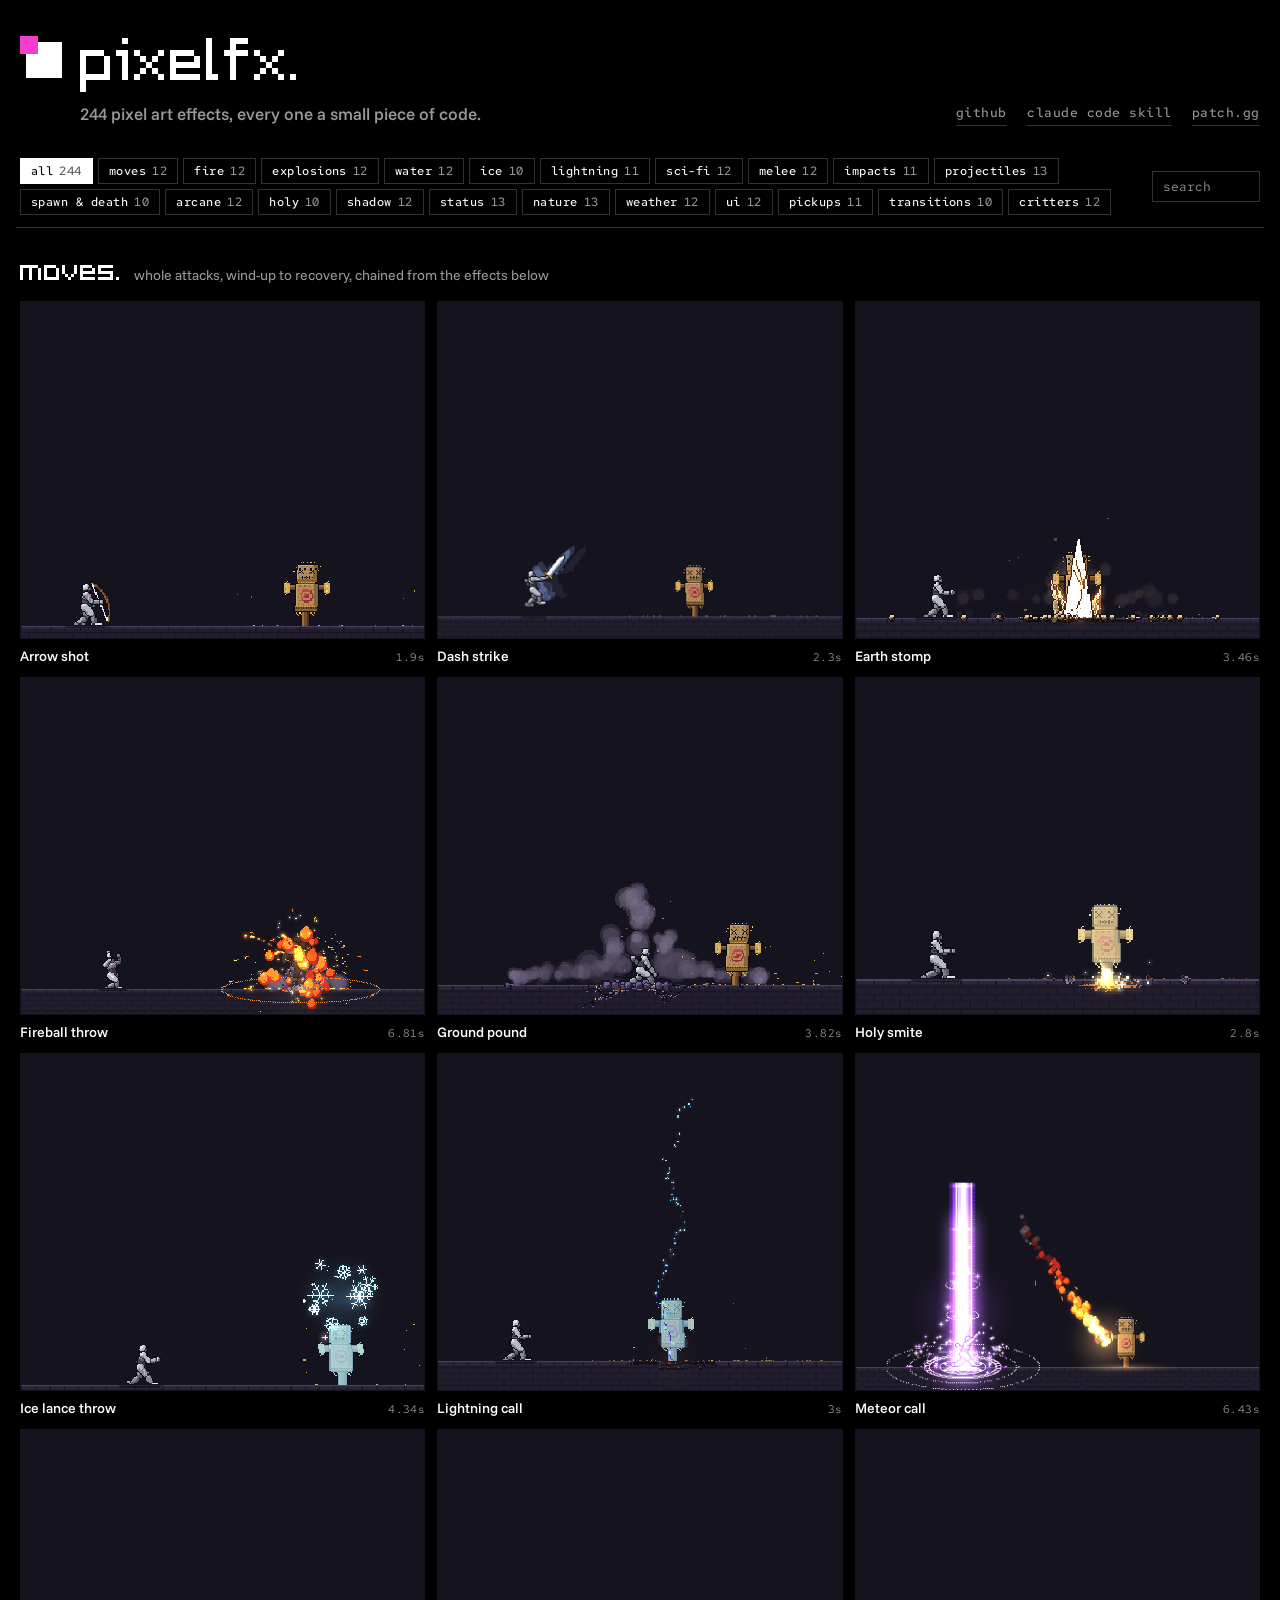
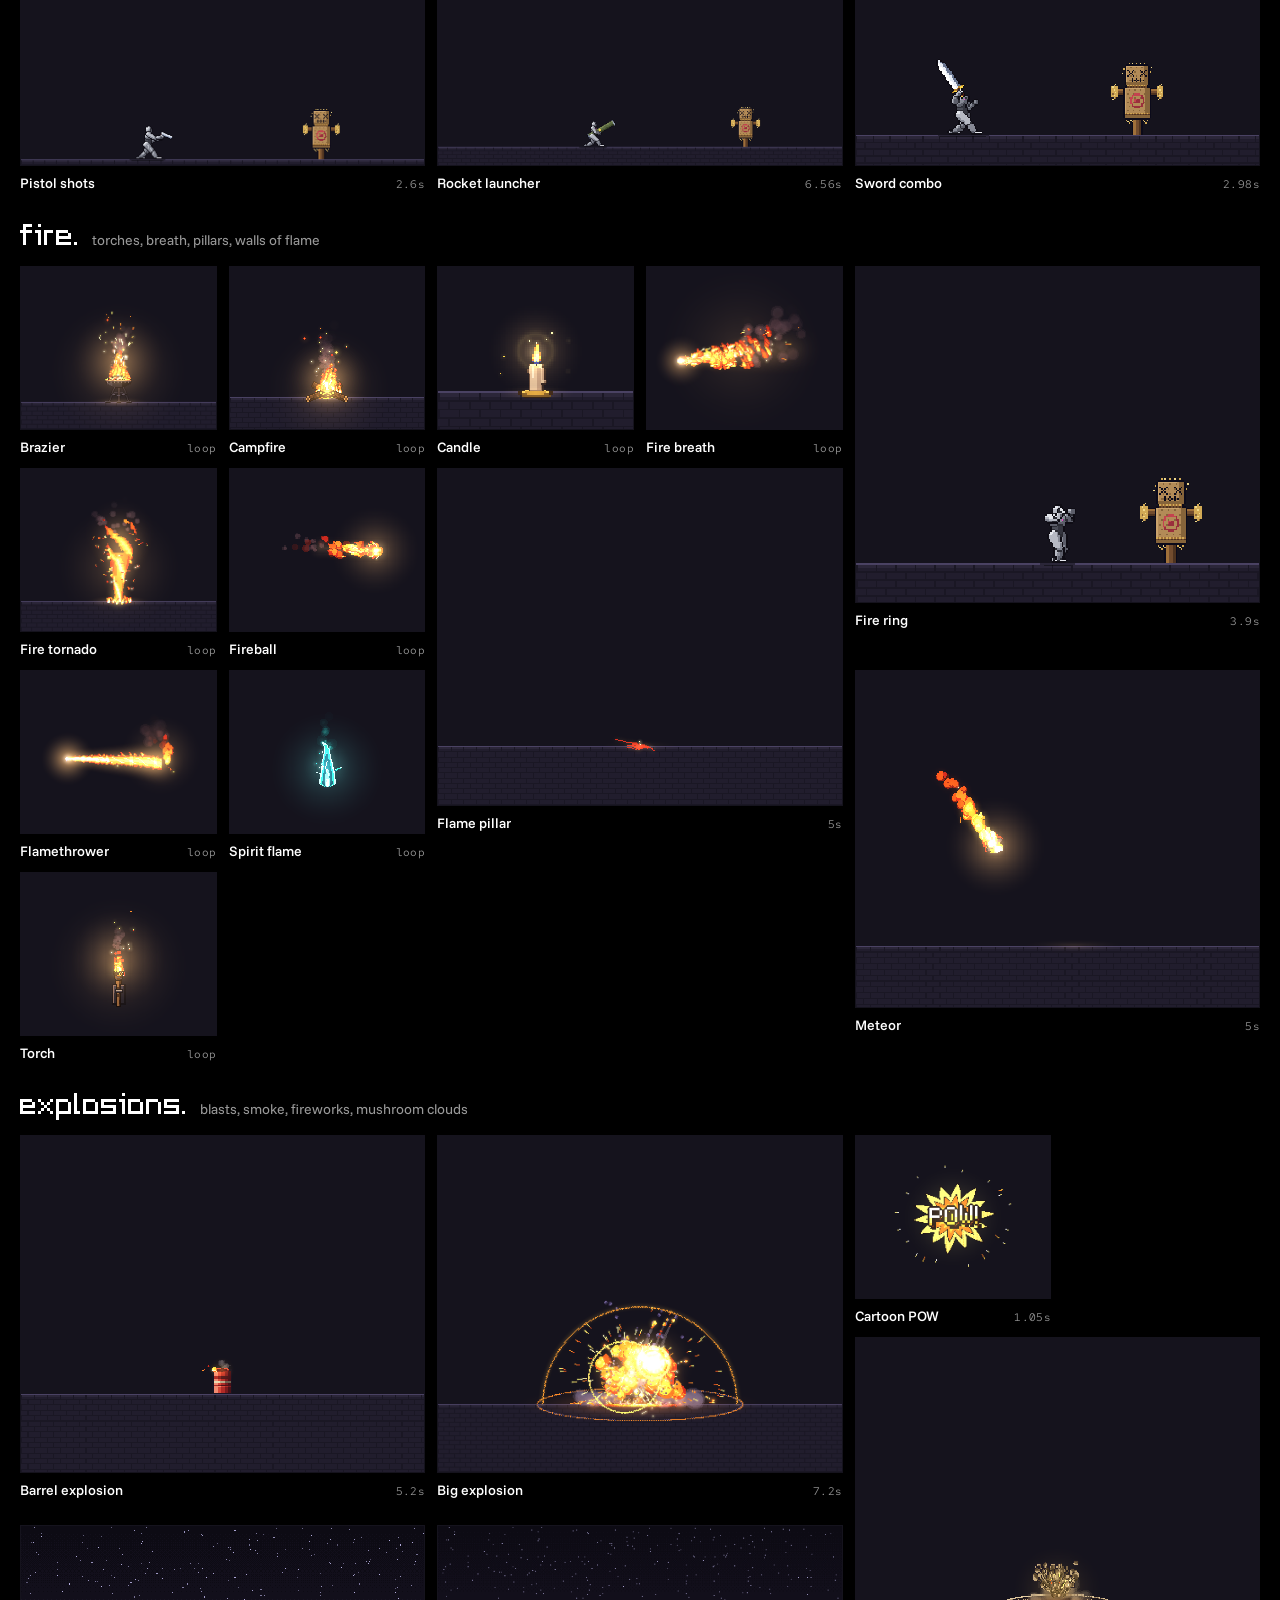
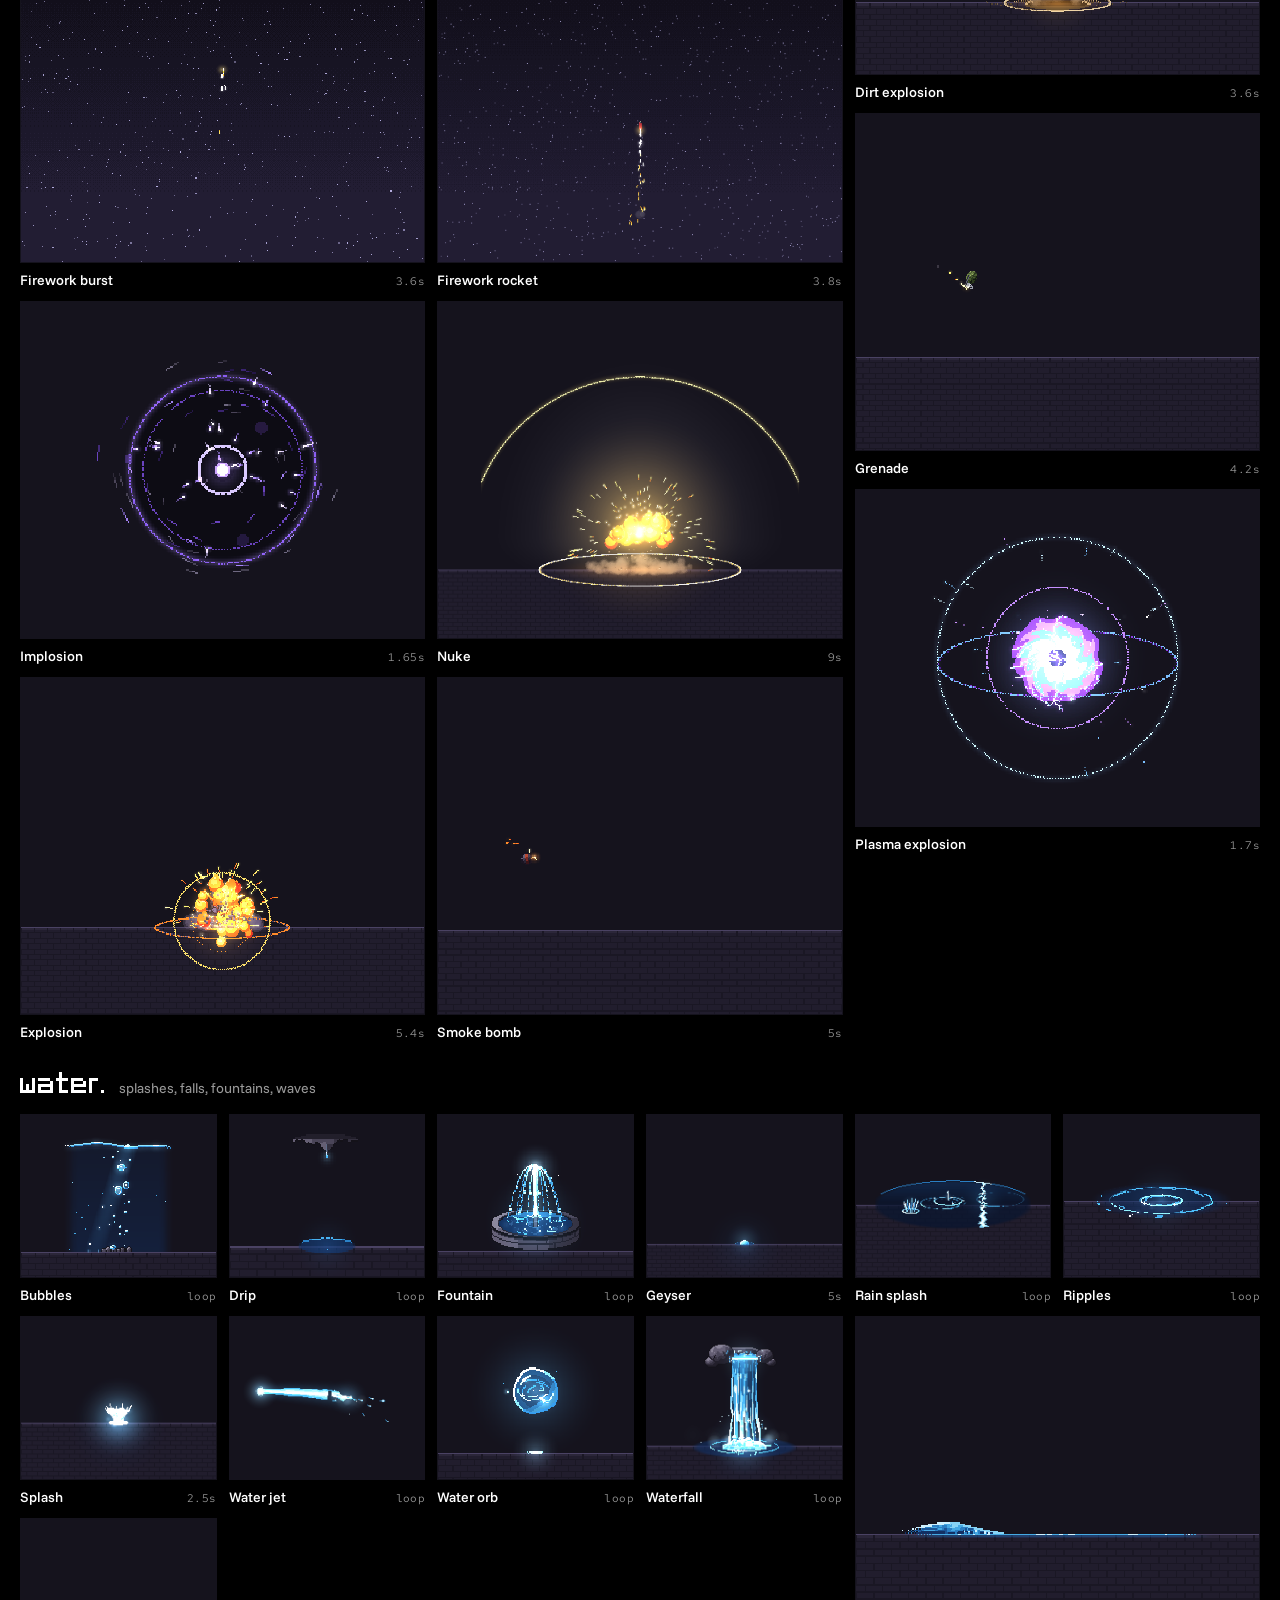
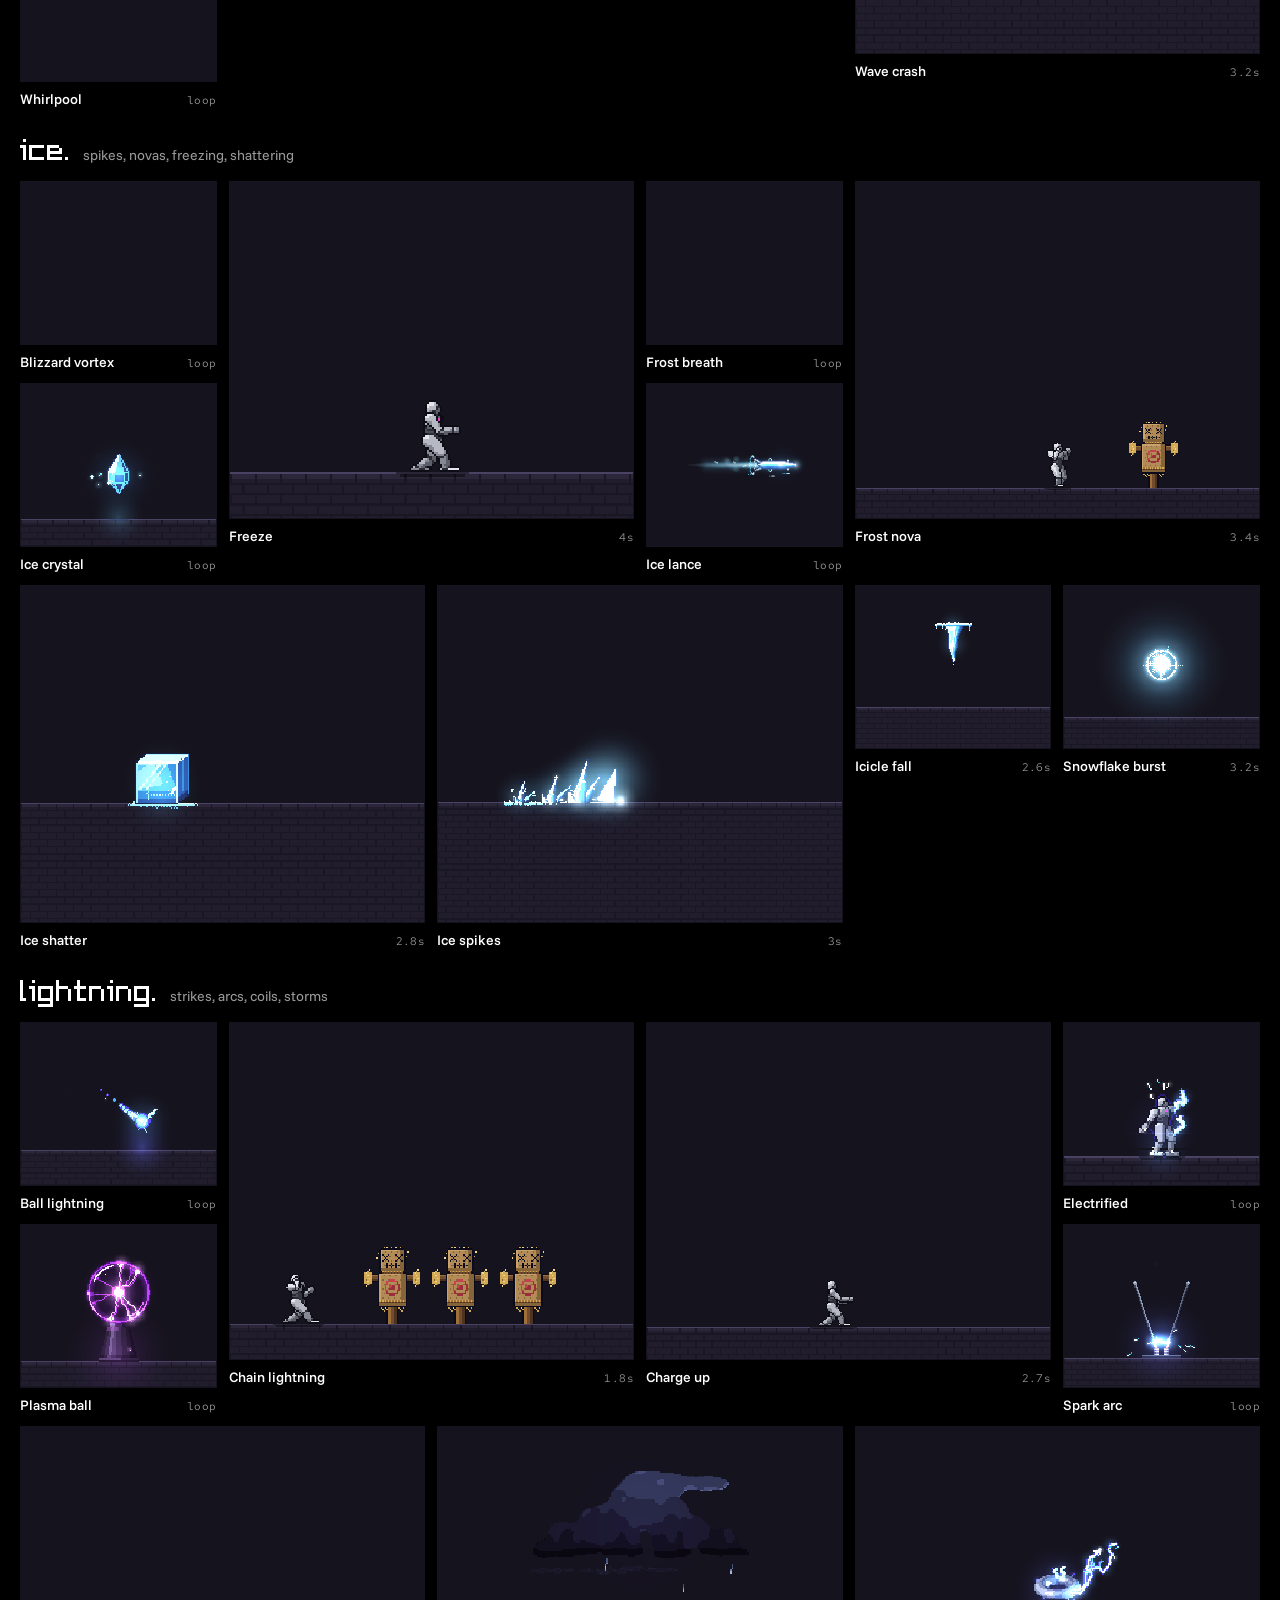
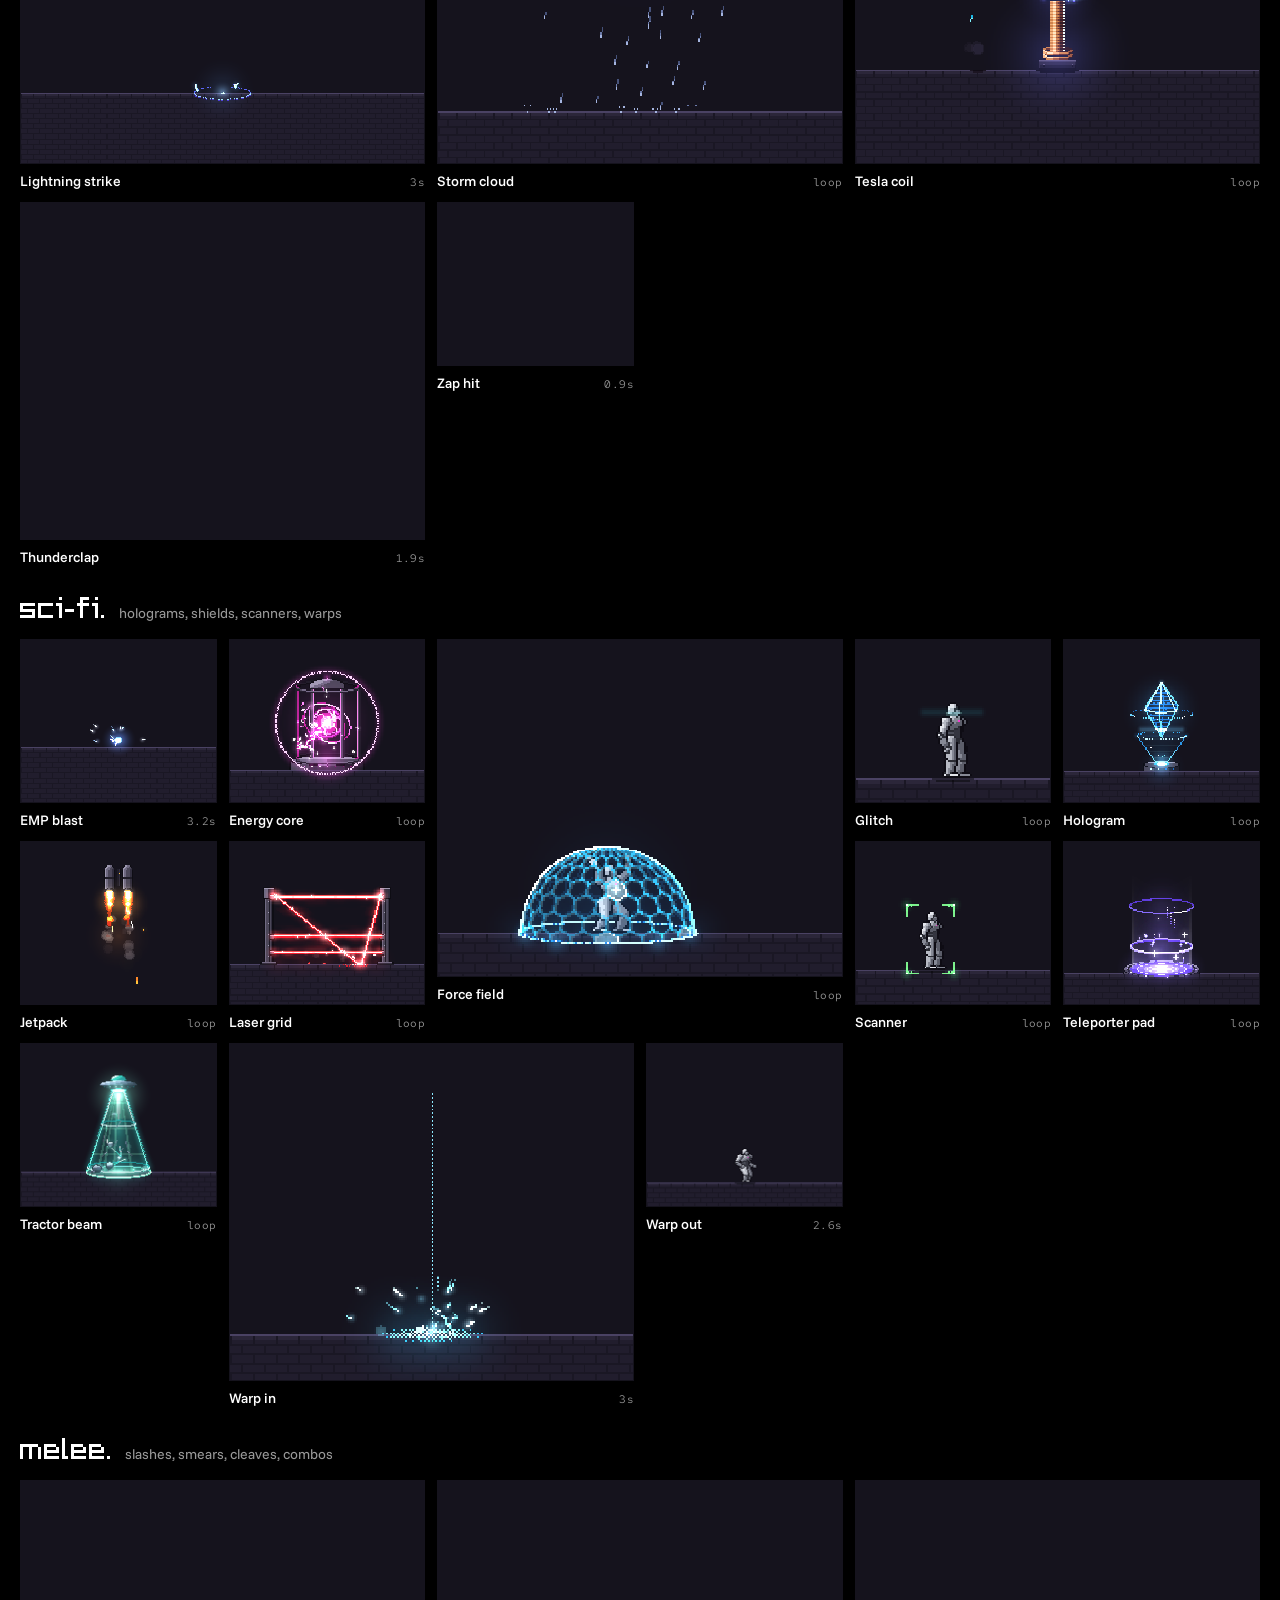
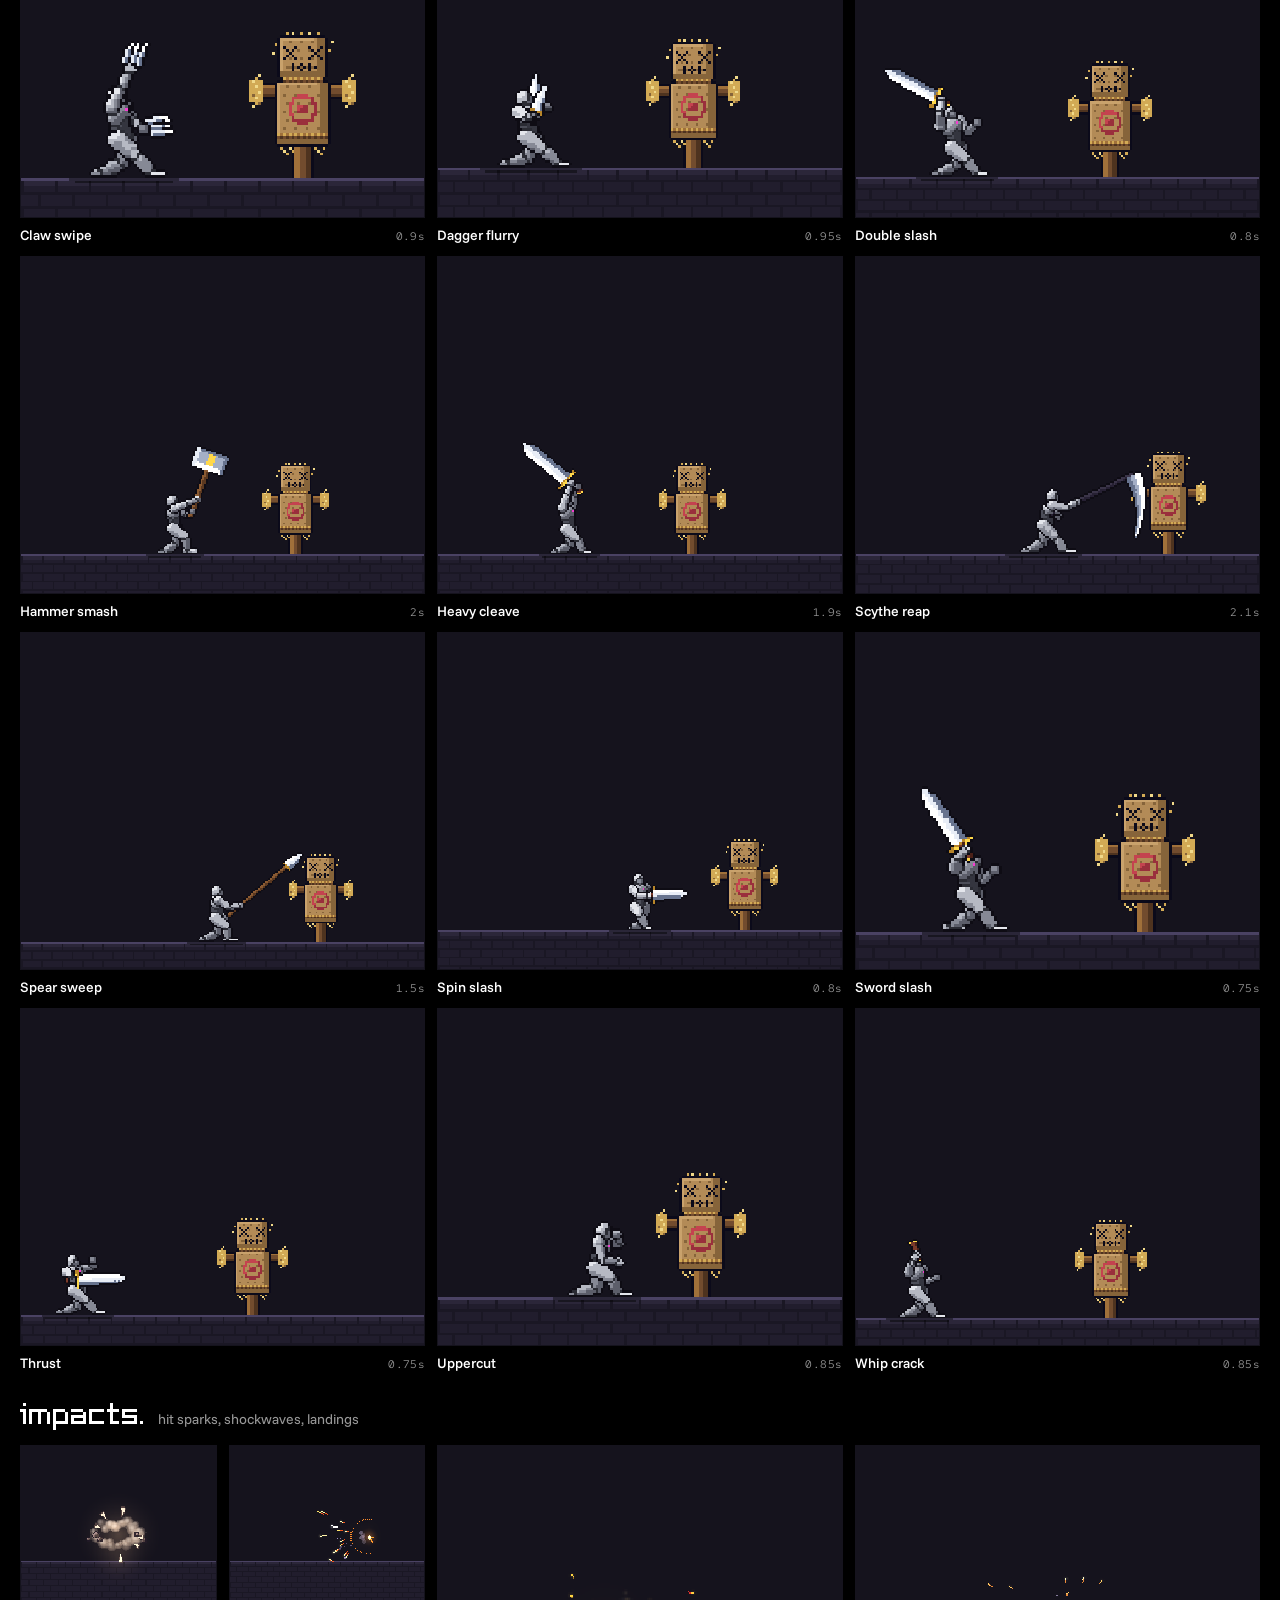
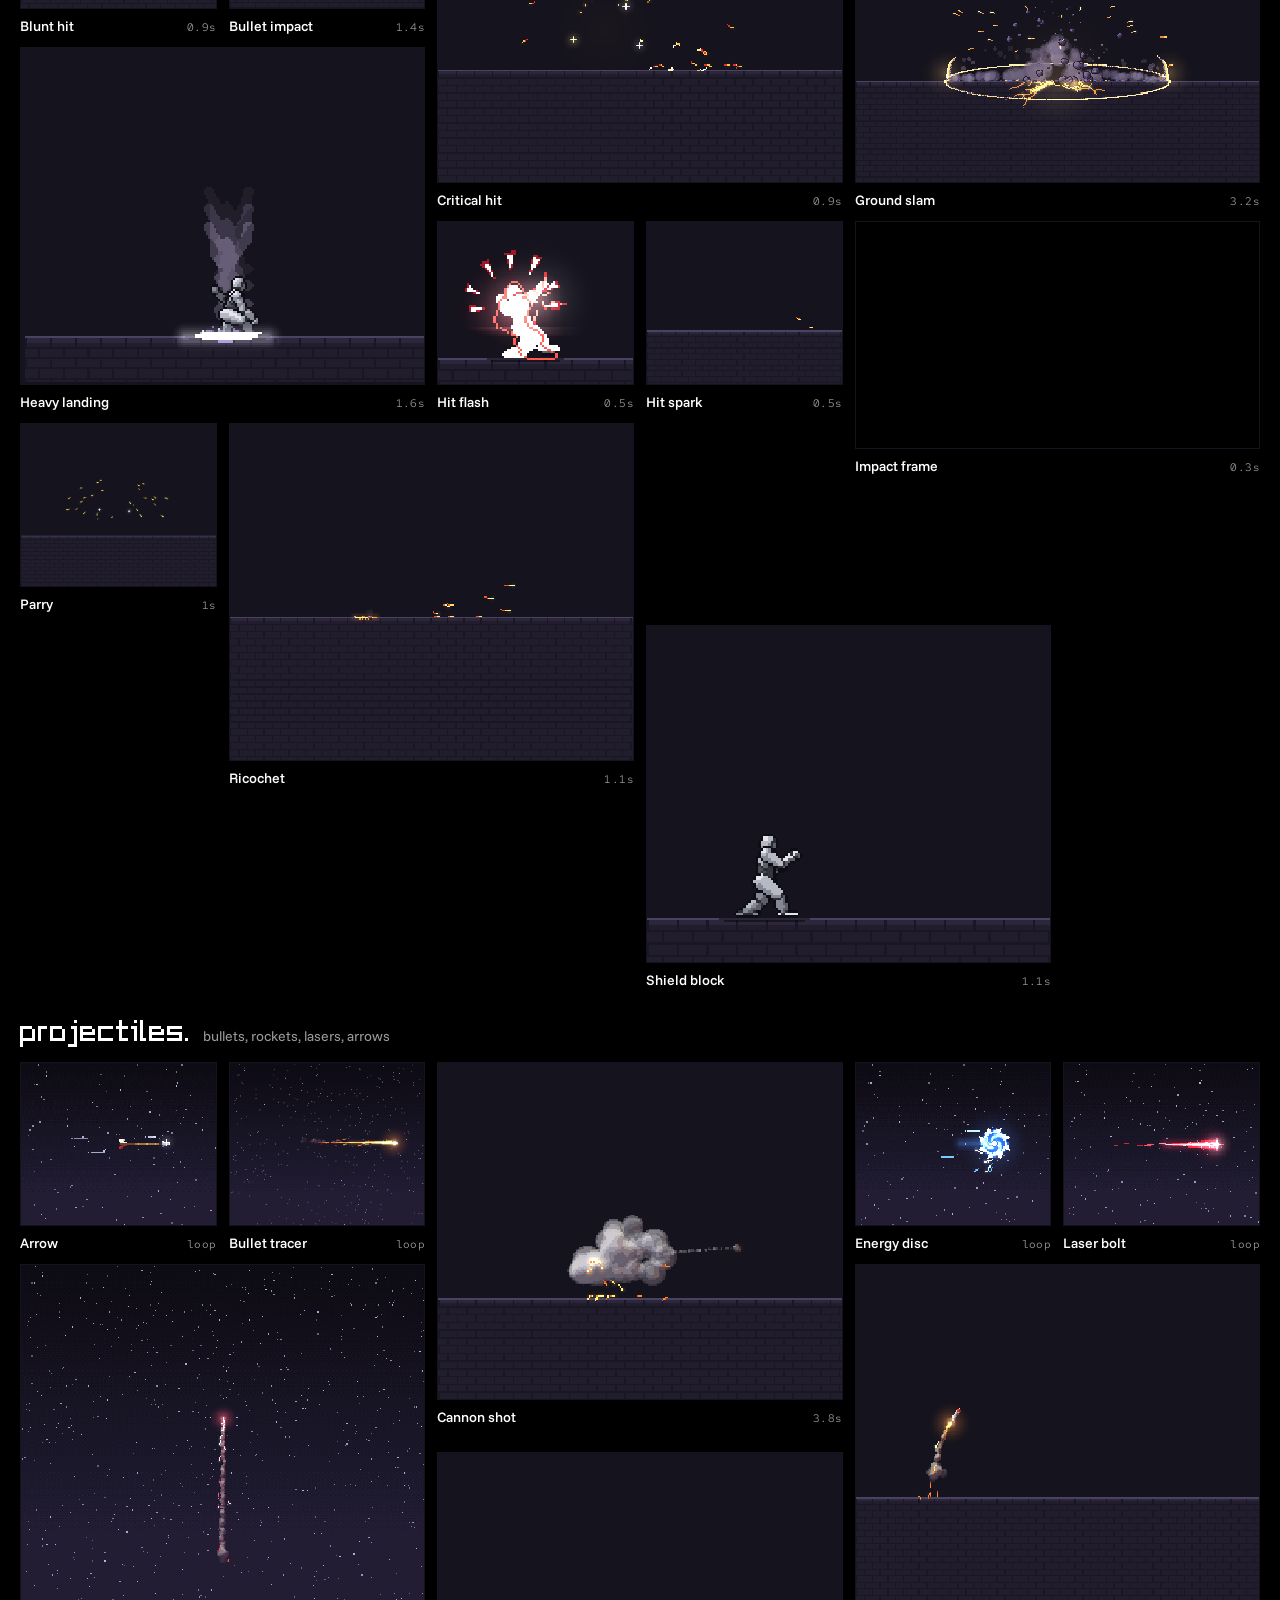
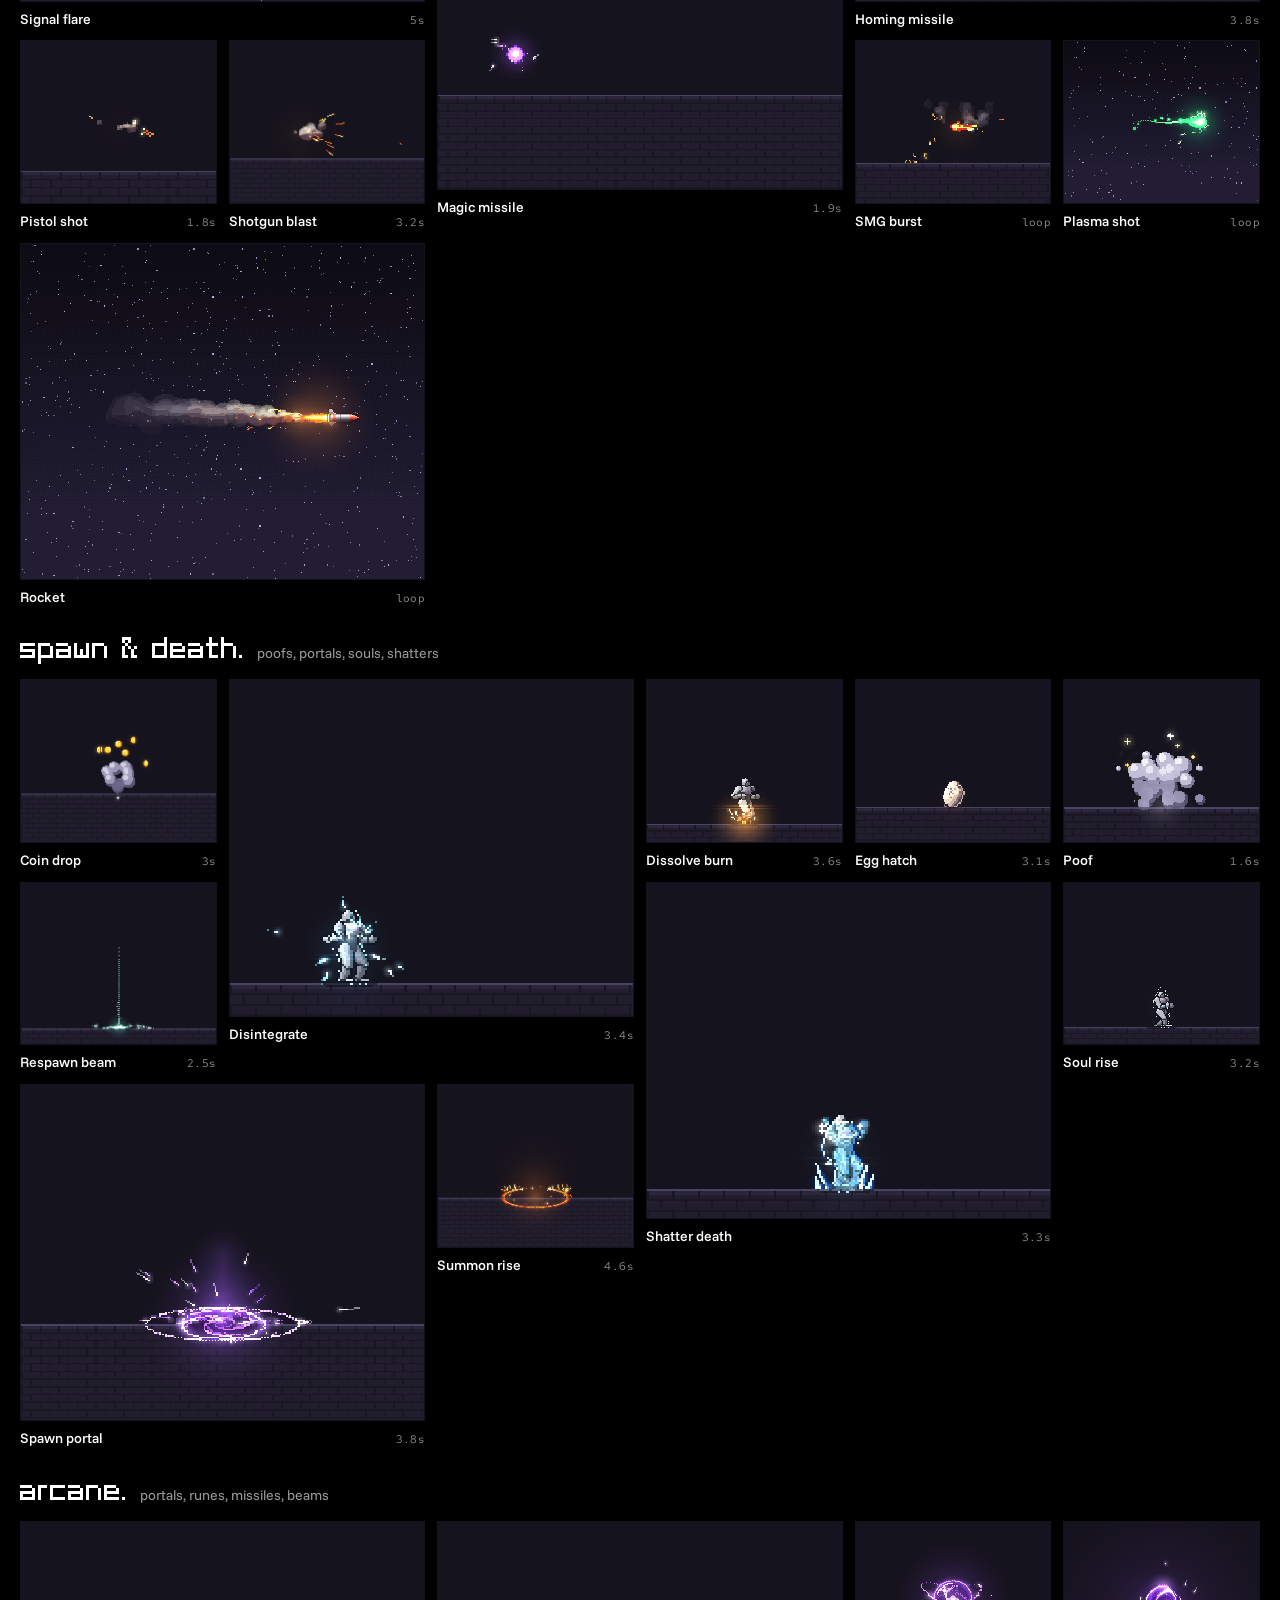
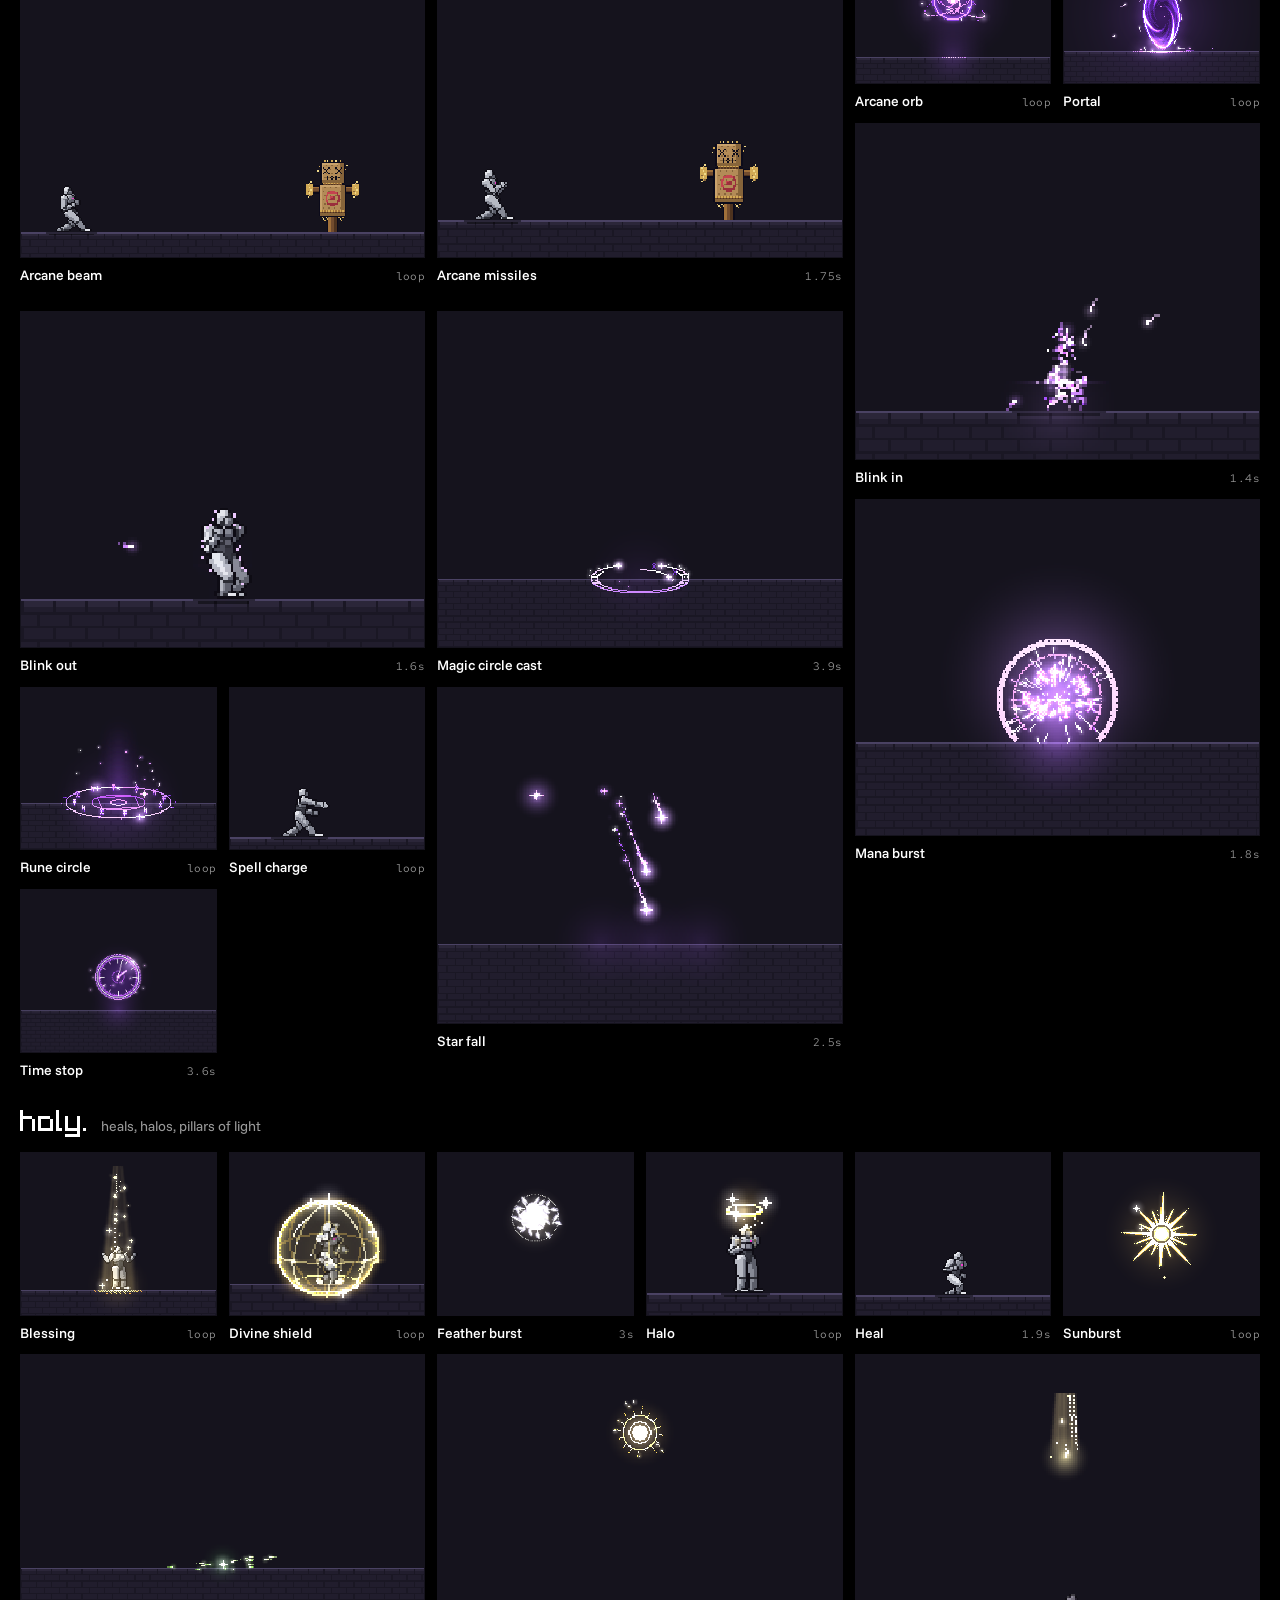
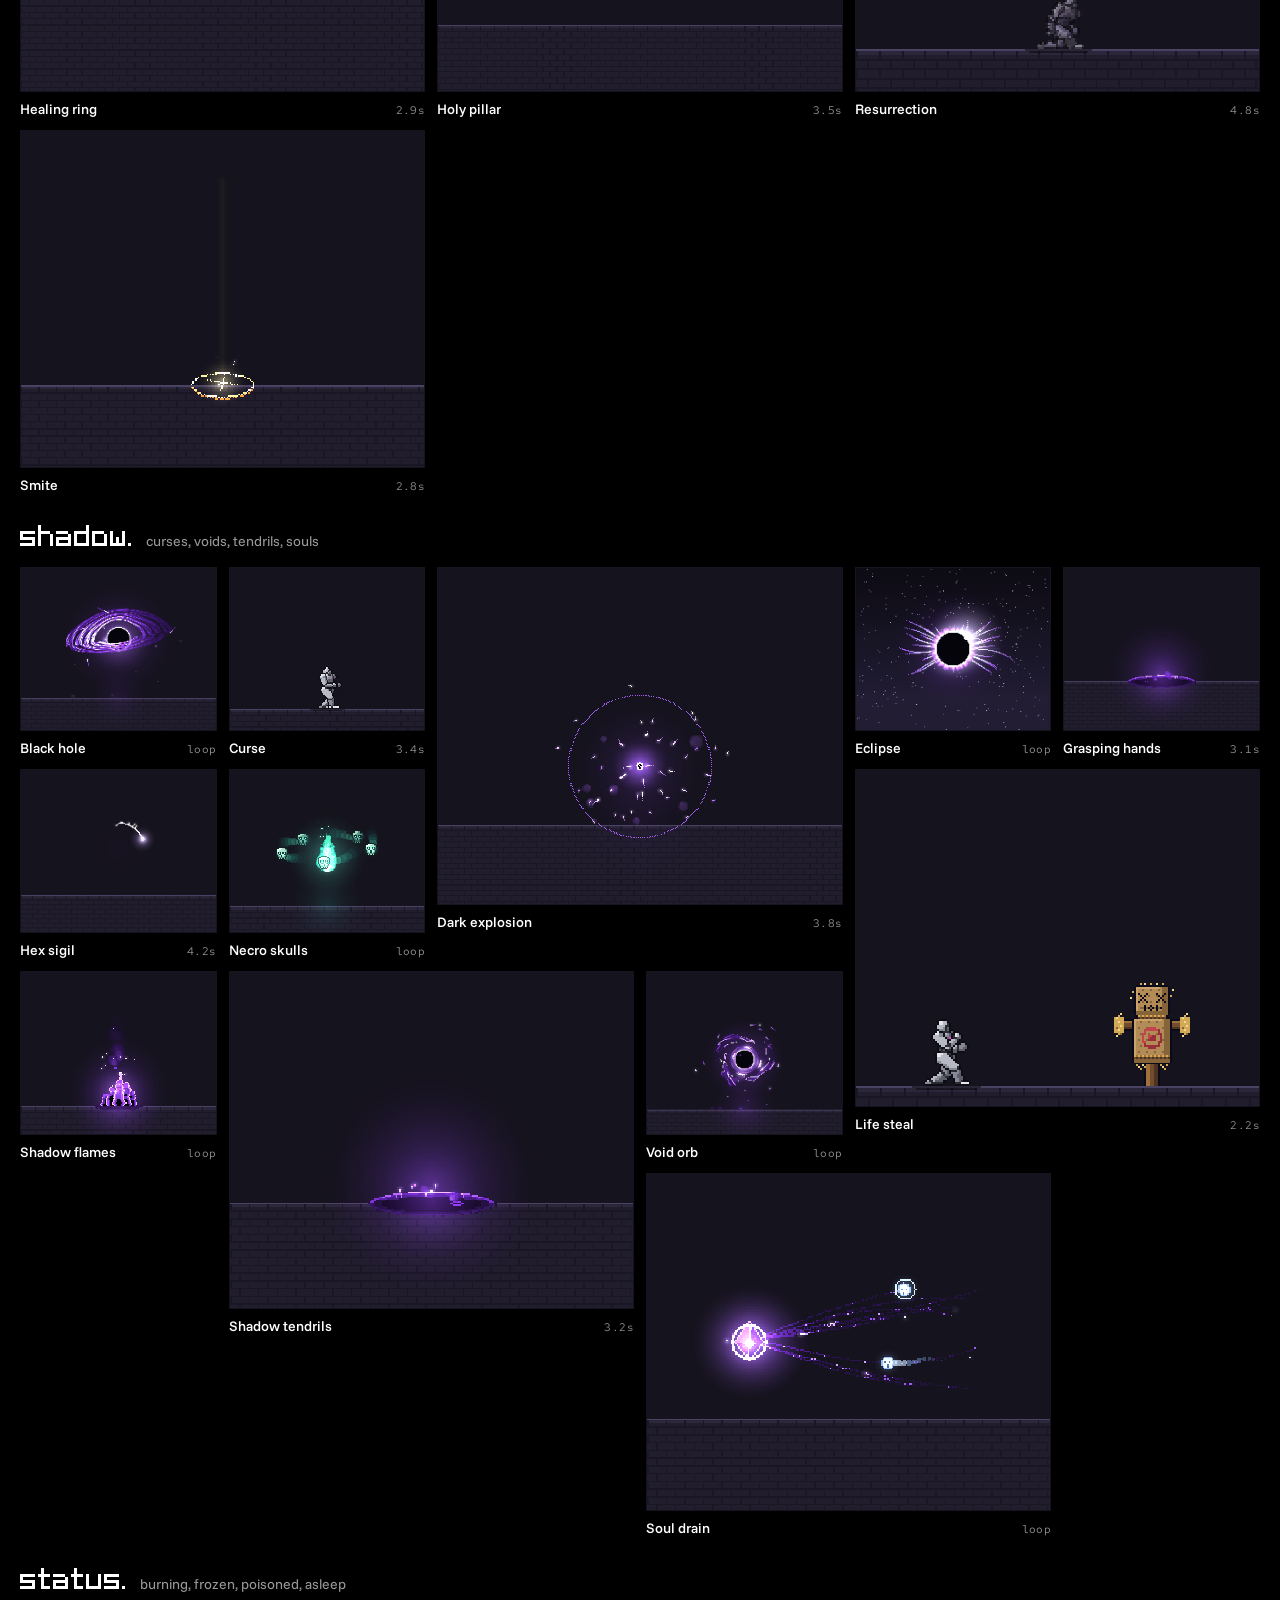
<file: vendor/pixelfx/gallery/index.html>
<!doctype html>
<html lang="en">
<head>
<meta charset="utf-8">
<meta name="viewport" content="width=device-width, initial-scale=1, viewport-fit=cover">
<title>pixelfx</title>
<meta name="description" content="Pixel art effects and animations, every one a small piece of code. Play them, recolor them, export sprite sheets.">
<link rel="preconnect" href="https://fonts.googleapis.com">
<link rel="preconnect" href="https://fonts.gstatic.com" crossorigin>
<link rel="stylesheet" href="https://fonts.googleapis.com/css2?family=Funnel+Sans:wght@400;500&family=Red+Hat+Mono:wght@400;500&display=swap">
<link rel="stylesheet" href="style.css">
</head>
<body>
<!--BODY-->
<header class="head">
  <div class="title">
    <svg class="mark" viewBox="0 0 7 7" shape-rendering="crispEdges" role="img" aria-label="Patch"><rect x="1" y="1" width="6" height="6" fill="#ffffff"/><rect x="0" y="0" width="3" height="3" fill="#f53cd1"/></svg>
    <div>
      <h1>pixelfx.</h1>
      <p class="sub"><span id="count">0</span> pixel art effects, every one a small piece of code.</p>
    </div>
  </div>
  <nav class="links">
    <a href="https://github.com/patch-gg/pixelfx" target="_blank" rel="noopener">github</a>
    <a href="https://github.com/patch-gg/pixelfx#the-skill" target="_blank" rel="noopener">claude code skill</a>
    <a href="https://patch.gg" target="_blank" rel="noopener">patch.gg</a>
  </nav>
</header>
<div class="bar">
  <div class="bar-in">
    <div class="chips" id="chips" role="toolbar" aria-label="Categories"></div>
    <input id="q" type="search" placeholder="search" aria-label="Search effects" autocomplete="off">
  </div>
</div>
<main id="grid"></main>
<p class="empty" id="none" hidden>Nothing matches that. Try fire, slash or loop.</p>
<dialog class="detail" id="detail" aria-labelledby="d-name">
  <div class="sheet">
    <div>
      <div class="big"><canvas id="big"></canvas><button class="close" id="d-close" type="button">close</button></div>
    </div>
    <div class="info">
      <h2 id="d-name"></h2>
      <div class="id" id="d-id"></div>
      <p id="d-desc"></p>
      <dl class="facts" id="d-facts"></dl>
      <div class="controls">
        <div class="row"><label>play</label><button class="btn" id="d-play" type="button">pause</button><button class="btn" id="d-again" type="button">again</button><span id="d-speed" class="row"></span></div>
        <div class="row"><label>backdrop</label><span id="d-bg" class="row"></span></div>
        <div class="row"><label>palette</label><select class="btn" id="d-pal" aria-label="Palette"></select><button class="btn" id="d-seed" type="button">new seed</button></div>
        <div class="row"><label>show</label><button class="btn" id="d-flip" type="button">mirror</button><button class="btn" id="d-actor" type="button">character</button><button class="btn" id="d-make" type="button">sprite sheet</button></div>
      </div>
      <div class="code-head"><span>use it</span><span><a id="d-src" target="_blank" rel="noopener">source</a> · <button class="btn" id="d-copy" type="button">copy</button></span></div>
      <pre id="d-code"></pre>
    </div>
    <div class="sheetout" id="d-sheet"></div>
  </div>
</dialog>
<!--/BODY-->
<script type="module" src="app.js"></script>
</body>
</html>
</file>
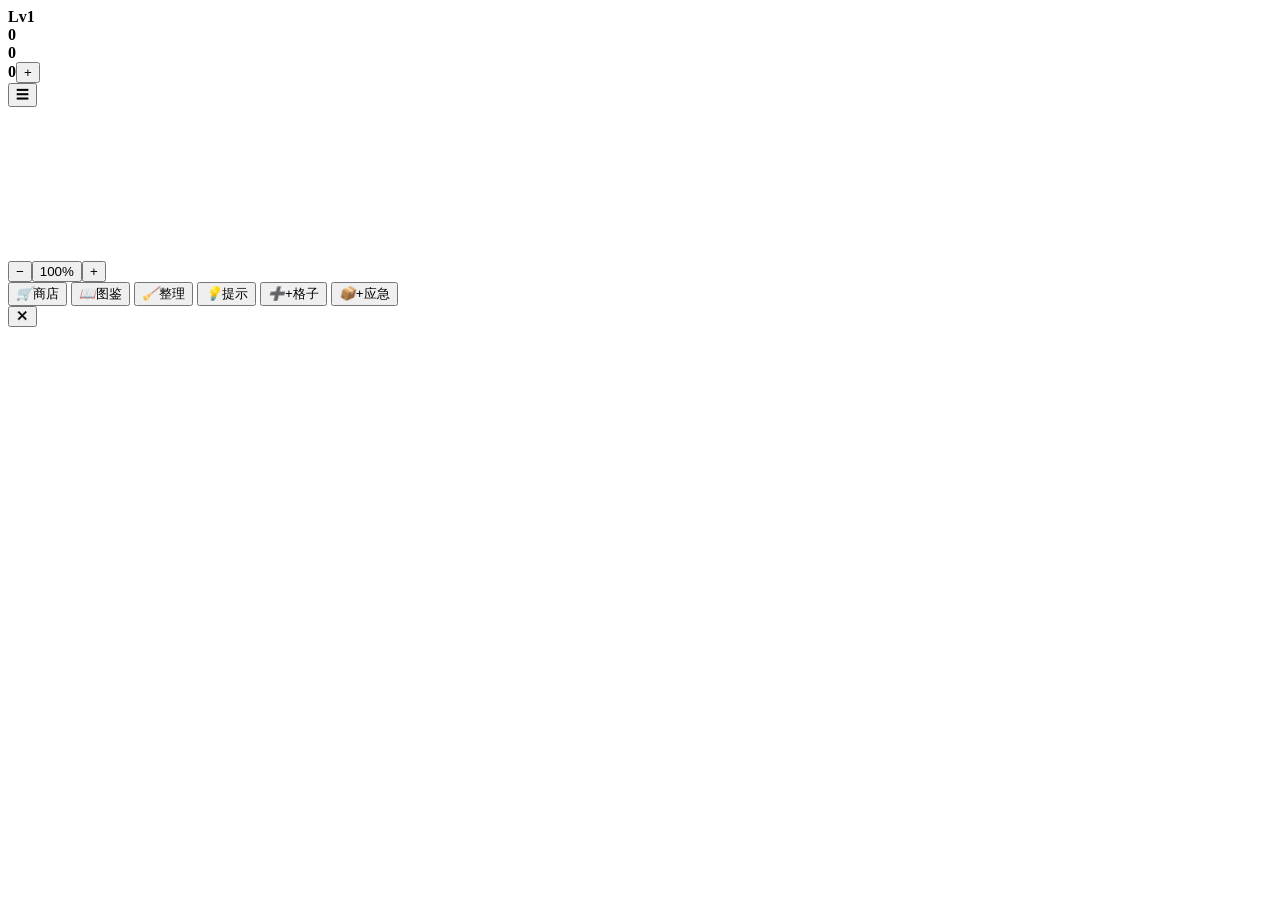
<file: src/index.template.html>
<!doctype html>
<html lang="zh-CN">
<head>
<meta charset="utf-8">
<meta name="viewport" content="width=device-width,initial-scale=1,maximum-scale=1,user-scalable=no,viewport-fit=cover">
<meta name="theme-color" content="#1d1830">
<meta name="apple-mobile-web-app-capable" content="yes">
<title>像素合成工坊</title>
<style>/*CSS*/</style>
</head>
<body>
<div id="app">
  <header id="top">
    <div id="lvbox" class="panel"><b id="lv">Lv1</b><div class="xpbar"><i id="xpfill"></i></div></div>
    <div class="res panel" id="rCoin"><span class="ic" id="icCoin"></span><b id="coin">0</b></div>
    <div class="res panel" id="rGem"><span class="ic" id="icGem"></span><b id="gem">0</b></div>
    <div class="res panel" id="rEn"><span class="ic" id="icEn"></span><b id="en">0</b><button class="plus" id="enPlus" title="免费加体力">+</button></div>
    <button class="btn sq" id="menuBtn">☰</button>
  </header>
  <section id="orders"></section>
  <main id="stageBox">
    <div id="stageWrap"><div id="stage"><canvas id="board"></canvas><canvas id="fxc"></canvas></div></div>
    <div id="zoomPill"><button id="zoomOut">−</button><button id="zoomVal">100%</button><button id="zoomIn">+</button></div>
  </main>
  <footer id="bar">
    <div id="info" class="panel"></div>
    <div id="btns">
      <button class="btn" id="bShop"><i>🛒</i>商店</button>
      <button class="btn" id="bDex"><i>📖</i>图鉴</button>
      <button class="btn" id="bSort"><i>🧹</i>整理</button>
      <button class="btn" id="bHint"><i>💡</i>提示</button>
      <button class="btn" id="bRow"><i>➕</i>+格子</button>
      <button class="btn" id="bSlot"><i>📦</i>+应急</button>
    </div>
  </footer>
</div>
<div id="toasts"></div>
<div id="modal" class="hidden"><div class="mbox panel"><div class="mhead"><b id="mtitle"></b><button class="btn sq" id="mclose">✕</button></div><div id="mbody"></div></div></div>
<script>/*JS*/</script>
</body>
</html>
</file>
<file: vendor/pixelfx/gallery/style.css>
/* layout: one dark play field. A sticky bar (mark, name, categories, search) over a grid of live stages;
   a sheet opens over the field for one effect. Play is black in every theme, so the page is single-theme. */
@font-face {
  font-family: "Patch Pixel";
  font-weight: 400;
  font-display: swap;
  src: url(fonts/PatchPixel-Regular.woff2) format("woff2");
}
:root {
  --ground: #000000;
  --panel: #111111;
  --stage: #15131d;
  --ink: #ffffff;
  --quiet: #999999;
  --line: #333333;
  --patch: #f53cd1;
  --display: "Patch Pixel", ui-monospace, "SFMono-Regular", monospace;
  --text: "Funnel Sans", system-ui, -apple-system, "Segoe UI", sans-serif;
  --mono: "Red Hat Mono", ui-monospace, "SFMono-Regular", Menlo, monospace;
  color-scheme: dark;
}
* { box-sizing: border-box; }
html { background: var(--ground); }
body {
  margin: 0;
  background: var(--ground);
  color: var(--ink);
  font: 400 15px/1.5 var(--text);
  padding-left: max(16px, env(safe-area-inset-left, 0px));
  padding-right: max(16px, env(safe-area-inset-right, 0px));
  padding-block: 0 48px;
}
body::before {
  content: "";
  position: fixed;
  inset: 0 0 auto;
  height: env(safe-area-inset-top, 0px);
  z-index: 10;
  background: var(--ground);
}
a { color: inherit; }
button, input, select { font: inherit; color: inherit; }
:focus-visible { outline: 2px solid var(--ink); outline-offset: 2px; }

/* head */
.head {
  max-width: 1240px;
  margin: 0 auto;
  padding-block: 32px 20px;
  display: flex;
  align-items: flex-end;
  justify-content: space-between;
  gap: 24px;
  flex-wrap: wrap;
}
.title { display: flex; gap: 18px; align-items: flex-start; }
.mark { width: 42px; height: 42px; flex: none; image-rendering: pixelated; margin-top: 4px; }
h1 { margin: 0; font: 400 54px/66px var(--display); letter-spacing: 0; }
.sub { margin: 4px 0 0; font: 500 17px/1.4 var(--text); color: var(--quiet); text-wrap: balance; }
.links { display: flex; gap: 20px; font: 500 13px/1 var(--mono); letter-spacing: 0.04em; }
.links a { text-decoration: none; color: var(--quiet); padding: 6px 0; border-bottom: 1px solid var(--line); }
.links a:hover { color: var(--ink); border-color: var(--ink); }

/* bar */
.bar {
  position: sticky;
  top: env(safe-area-inset-top, 0px);
  z-index: 5;
  background: var(--ground);
  border-bottom: 1px solid var(--line);
}
.bar-in { max-width: 1240px; margin: 0 auto; display: flex; gap: 12px; align-items: center; padding-block: 10px; }
.chips { display: flex; flex-wrap: wrap; gap: 5px; flex: 1; min-width: 0; padding-block: 2px; }
.chips::-webkit-scrollbar { display: none; }
.chip {
  flex: none;
  border: 1px solid var(--line);
  background: none;
  padding: 6px 10px;
  font: 500 12px/1 var(--mono);
  letter-spacing: 0.04em;
  cursor: pointer;
  white-space: nowrap;
}
.chip span { color: var(--quiet); margin-left: 6px; font-variant-numeric: tabular-nums; }
.chip:hover { border-color: var(--quiet); }
.chip[aria-pressed="true"] { background: var(--ink); color: var(--ground); border-color: var(--ink); }
.chip[aria-pressed="true"] span { color: #555; }
#q {
  flex: none;
  width: 108px;
  max-width: 40vw;
  background: none;
  border: 1px solid var(--line);
  padding: 6px 10px;
  font: 400 13px/1 var(--mono);
}
#q::placeholder { color: var(--quiet); }

/* grid */
/* a link to #ice opens at the top of the page, header and category title in view, not scrolled under the bar */
main section { scroll-margin-top: 480px; }
main { max-width: 1240px; margin: 0 auto; }
.section-head { display: flex; align-items: baseline; gap: 12px; padding-block: 28px 12px; flex-wrap: wrap; }
.section-head h2 { margin: 0; font: 400 27px/33px var(--display); }
.section-head p { margin: 0; color: var(--quiet); font: 400 14px/1.4 var(--text); }
.grid { display: grid; grid-template-columns: repeat(auto-fill, minmax(176px, 1fr)); grid-auto-flow: dense; gap: 12px; }
.tile { margin: 0; cursor: pointer; display: flex; flex-direction: column; gap: 8px; min-width: 0; }
/* big effects (explosions, weather, full-screen transitions) get four cells, so their 1 px lines survive */
.tile.big { grid-column: span 2; grid-row: span 2; }
.tile.screen .stage, .sheet .big.screen { aspect-ratio: 16 / 9; }
.tile .stage { background: var(--stage); aspect-ratio: 6 / 5; overflow: hidden; border: 1px solid transparent; }
.tile:hover .stage, .tile:focus-visible .stage { border-color: var(--quiet); }
.tile canvas, .detail canvas { width: 100%; height: 100%; display: block; image-rendering: pixelated; }
.tile figcaption { display: flex; justify-content: space-between; gap: 8px; align-items: baseline; min-width: 0; }
.tile b { font: 500 14px/1.3 var(--text); white-space: nowrap; overflow: hidden; text-overflow: ellipsis; min-width: 0; }
.tile small { font: 400 11px/1.3 var(--mono); color: var(--quiet); white-space: nowrap; letter-spacing: 0.04em; }
.empty { color: var(--quiet); padding-block: 40px; }

/* detail */
.detail {
  border: 0;
  padding: 0;
  margin: 0;
  max-width: none;
  max-height: none;
  width: 100%;
  height: 100%;
  background: rgba(0, 0, 0, 0.92);
  color: var(--ink);
}
.detail::backdrop { background: transparent; }
.sheet {
  max-width: 1240px;
  margin: 0 auto;
  min-height: 100%;
  padding: max(20px, env(safe-area-inset-top, 0px)) max(16px, env(safe-area-inset-right, 0px)) 32px max(16px, env(safe-area-inset-left, 0px));
  display: grid;
  grid-template-columns: minmax(0, 1fr) 340px;
  gap: 28px;
  align-content: start;
}
.sheet .big { background: var(--stage); aspect-ratio: 16 / 10; position: relative; }
.close {
  position: absolute;
  top: 10px;
  right: 10px;
  border: 1px solid var(--line);
  background: var(--ground);
  padding: 6px 10px;
  font: 500 12px/1 var(--mono);
  cursor: pointer;
}
.info h2 { margin: 0; font: 400 36px/44px var(--display); }
.info .id { font: 400 12px/1.4 var(--mono); color: var(--quiet); margin: 4px 0 12px; letter-spacing: 0.04em; }
.info p { margin: 0 0 16px; color: #ddd; }
.facts { display: grid; grid-template-columns: auto 1fr; gap: 4px 16px; font: 400 12px/1.5 var(--mono); margin: 0 0 20px; }
.facts dt { color: var(--quiet); }
.facts dd { margin: 0; font-variant-numeric: tabular-nums; }
.controls { display: flex; flex-direction: column; gap: 10px; margin-bottom: 20px; }
.row { display: flex; flex-wrap: wrap; gap: 6px; align-items: center; }
.row label { font: 400 11px/1 var(--mono); color: var(--quiet); width: 64px; letter-spacing: 0.04em; }
.btn {
  border: 1px solid var(--line);
  background: none;
  padding: 6px 9px;
  font: 500 12px/1 var(--mono);
  cursor: pointer;
}
.btn:hover { border-color: var(--quiet); }
.btn[aria-pressed="true"] { background: var(--ink); color: var(--ground); border-color: var(--ink); }
select.btn { padding: 5px 6px; background: var(--ground); }
pre {
  margin: 0;
  background: var(--panel);
  border: 1px solid var(--line);
  padding: 12px;
  font: 400 12px/1.5 var(--mono);
  overflow-x: auto;
  white-space: pre;
}
.code-head { display: flex; justify-content: space-between; align-items: center; margin-bottom: 6px; font: 400 11px/1 var(--mono); color: var(--quiet); letter-spacing: 0.04em; }
.sheetout { grid-column: 1 / -1; }
.sheetout img { image-rendering: pixelated; max-width: 100%; background: repeating-conic-gradient(#1a1a1a 0% 25%, #111 0% 50%) 0 0 / 16px 16px; display: block; }
.sheetout p { font: 400 12px/1.4 var(--mono); color: var(--quiet); margin: 8px 0 0; }

@media (max-width: 900px) {
  .sheet { grid-template-columns: minmax(0, 1fr); }
  h1 { font-size: 36px; line-height: 44px; }
  .mark { width: 28px; height: 28px; margin-top: 4px; }
  .grid { grid-template-columns: repeat(auto-fill, minmax(140px, 1fr)); gap: 10px; }
}
@media (max-width: 520px) {
  .bar-in { flex-wrap: wrap; }
  /* 20 categories won't fit a phone's bar: they scroll in one row there */
  .chips { flex-wrap: nowrap; flex: 1 1 100%; overflow-x: auto; scrollbar-width: none; }
  #q { width: 100%; max-width: none; }
}
@media (max-width: 330px) {
  .tile.big { grid-column: auto; grid-row: auto; }
}
</file>
